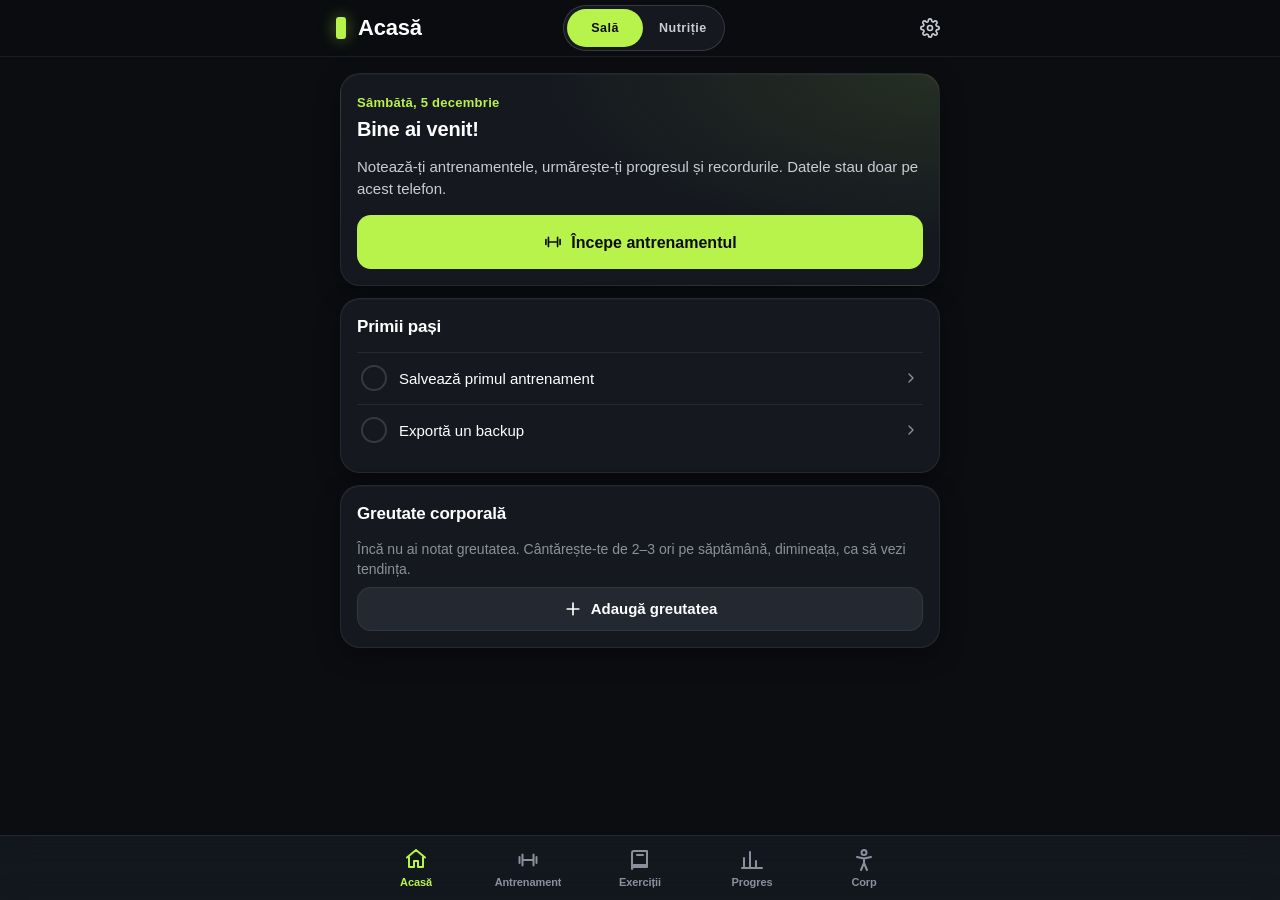
<file: index.html>
<!doctype html>
<html lang="ro">
<head>
  <meta charset="utf-8">
  <meta name="viewport" content="width=device-width, initial-scale=1, viewport-fit=cover">
  <!-- Etapa 6: pagina încarcă doar fișierele ei; datele merg doar la proiectul Supabase al aplicației. Fără scripturi sau stiluri scrise în pagină. -->
  <meta http-equiv="Content-Security-Policy" content="default-src 'self'; script-src 'self'; style-src 'self'; img-src 'self' data: blob:; media-src 'self' blob:; font-src 'self'; connect-src 'self' https://ibxqtjxlhywkvejbizqk.supabase.co; worker-src 'self'; manifest-src 'self'; frame-src 'none'; object-src 'none'; base-uri 'self'; form-action 'self'">
  <meta name="description" content="Jurnal de antrenament și nutriție: antrenamente, progres, măsurători, mese și rețete. Datele stau pe telefon și merg și fără internet.">
  <meta name="theme-color" content="#0B0D10">
  <meta name="color-scheme" content="dark">
  <meta name="apple-mobile-web-app-capable" content="yes">
  <meta name="mobile-web-app-capable" content="yes">
  <meta name="apple-mobile-web-app-status-bar-style" content="black-translucent">
  <meta name="apple-mobile-web-app-title" content="Jurnal">
  <link rel="manifest" href="manifest.webmanifest">
  <link rel="icon" href="icon.svg" type="image/svg+xml">
  <link rel="apple-touch-icon" sizes="180x180" href="icon-180.png">
  <title>Jurnal de antrenament</title>
  <link rel="stylesheet" href="styles.css?v=65">
  <script src="tema.js?v=65"></script>
</head>
<body class="se-incarca" data-versiune="65">
  <header class="topbar">
    <div class="topbar-interior">
      <div class="marca">
        <span class="marca-semn" aria-hidden="true"></span>
        <button id="btn-inapoi" class="btn btn-fantoma btn-icon" type="button" aria-label="Înapoi" hidden>
          <svg class="iconita" viewBox="0 0 24 24" width="22" height="22" fill="none" stroke="currentColor" stroke-width="2" stroke-linecap="round" stroke-linejoin="round" aria-hidden="true"><path d="M15 6l-6 6 6 6"/></svg>
        </button>
        <h1 id="titlu-ecran">Acasă</h1>
      </div>
      <div class="comutator-mod" role="group" aria-label="Modul aplicației">
        <button type="button" data-mod-tinta="gym" aria-pressed="true">Sală</button>
        <button type="button" data-mod-tinta="mealprep" aria-pressed="false">Nutriție</button>
      </div>
      <button id="btn-setari" class="btn btn-fantoma btn-icon" type="button" aria-label="Setări">
        <svg class="iconita" viewBox="0 0 24 24" width="22" height="22" fill="none" stroke="currentColor" stroke-width="2" stroke-linecap="round" stroke-linejoin="round" aria-hidden="true"><path d="M12 15a3 3 0 1 0 0-6 3 3 0 0 0 0 6zM19.4 15a1.7 1.7 0 0 0 .3 1.8l.1.1a2 2 0 1 1-2.8 2.8l-.1-.1a1.7 1.7 0 0 0-1.8-.3 1.7 1.7 0 0 0-1 1.5V21a2 2 0 1 1-4 0v-.1a1.7 1.7 0 0 0-1.1-1.5 1.7 1.7 0 0 0-1.8.3l-.1.1a2 2 0 1 1-2.8-2.8l.1-.1a1.7 1.7 0 0 0 .3-1.8 1.7 1.7 0 0 0-1.5-1H3a2 2 0 1 1 0-4h.1a1.7 1.7 0 0 0 1.5-1.1 1.7 1.7 0 0 0-.3-1.8l-.1-.1a2 2 0 1 1 2.8-2.8l.1.1a1.7 1.7 0 0 0 1.8.3H9a1.7 1.7 0 0 0 1-1.5V3a2 2 0 1 1 4 0v.1a1.7 1.7 0 0 0 1 1.5 1.7 1.7 0 0 0 1.8-.3l.1-.1a2 2 0 1 1 2.8 2.8l-.1.1a1.7 1.7 0 0 0-.3 1.8V9a1.7 1.7 0 0 0 1.5 1H21a2 2 0 1 1 0 4h-.1a1.7 1.7 0 0 0-1.5 1z"/></svg>
      </button>
    </div>
  </header>

  <main>
    <!-- ================= Acasă ================= -->
    <section id="ecran-acasa" class="ecran activ" aria-labelledby="titlu-ecran">
      <div id="acasa-continut"></div>
    </section>

    <!-- ================= Antrenament ================= -->
    <section id="ecran-sesiune" class="ecran" aria-labelledby="titlu-ecran">
      <!-- Antrenament în curs: bară compactă lipită sus (durata, seriile, pauză, odihnă, meniu) -->
      <div id="sesiune-bara" class="sesiune-bara" role="group" aria-label="Antrenament în curs" hidden>
        <div class="sesiune-bara-info">
          <strong id="bara-durata" class="sesiune-bara-durata">0:00</strong>
          <span id="bara-serii" class="nota">0 serii</span>
        </div>
        <button id="btn-bara-pauza" class="btn btn-fantoma btn-icon" type="button" aria-label="Pauză antrenament"></button>
        <button id="btn-bara-odihna" class="btn btn-fantoma btn-icon" type="button" aria-label="Pornește odihna dintre serii">
          <svg class="iconita" viewBox="0 0 24 24" width="22" height="22" fill="none" stroke="currentColor" stroke-width="2" stroke-linecap="round" stroke-linejoin="round" aria-hidden="true"><path d="M12 21a8 8 0 1 0 0-16 8 8 0 0 0 0 16zM12 9v4l2.5 2M9 2h6"/></svg>
        </button>
        <button id="btn-bara-meniu" class="btn btn-fantoma btn-icon" type="button" aria-label="Mai multe opțiuni pentru antrenament">
          <svg class="iconita" viewBox="0 0 24 24" width="22" height="22" fill="none" stroke="currentColor" stroke-width="2" stroke-linecap="round" stroke-linejoin="round" aria-hidden="true"><path d="M5 12h.01M12 12h.01M19 12h.01"/></svg>
        </button>
      </div>

      <div id="sesiune-erou" class="card card-erou">
        <div class="card-cap">
          <div>
            <h2 id="sesiune-titlu">Antrenament nou</h2>
            <p id="sesiune-subtitlu" class="nota">Alege grupele, apoi adaugă primul exercițiu.</p>
          </div>
          <button id="btn-renunta" class="btn btn-fantoma btn-mic" type="button" hidden>Renunță</button>
        </div>
        <div id="sesiune-statistici" class="statistici" hidden>
          <div><span class="stat-valoare" id="stat-durata">0:00</span><span class="stat-eticheta">Durată</span></div>
          <div><span class="stat-valoare" id="stat-exercitii">0</span><span class="stat-eticheta">Exerciții</span></div>
          <div><span class="stat-valoare" id="stat-serii">0</span><span class="stat-eticheta">Serii</span></div>
          <div><span class="stat-valoare" id="stat-volum">0</span><span class="stat-eticheta">Volum</span></div>
        </div>
        <div id="sesiune-comenzi" class="rand-butoane" hidden>
          <button id="btn-pauza-antrenament" class="btn btn-secundar" type="button">Pauză antrenament</button>
          <button id="btn-timer-manual" class="btn btn-secundar" type="button" aria-label="Pornește odihna dintre serii">
            <svg class="iconita" viewBox="0 0 24 24" width="22" height="22" fill="none" stroke="currentColor" stroke-width="2" stroke-linecap="round" stroke-linejoin="round" aria-hidden="true"><path d="M12 21a8 8 0 1 0 0-16 8 8 0 0 0 0 16zM12 9v4l2.5 2M9 2h6"/></svg><span>Odihnă</span>
          </button>
        </div>
        <!-- Antrenament nou: trei moduri clare de a începe -->
        <div id="sesiune-start" class="sesiune-start">
          <button id="btn-start-repeta" class="btn btn-principal btn-lat btn-mare" type="button" hidden></button>
          <div class="rand-butoane">
            <button id="btn-start-rutina" class="btn btn-secundar" type="button">Din rutină</button>
            <button id="btn-start-gol" class="btn btn-secundar" type="button">Antrenament gol</button>
          </div>
        </div>
      </div>

      <div id="sesiune-grupe-card" class="card">
        <p class="sectiune-eticheta">Grupe musculare</p>
        <div id="grupe" class="chipuri"></div>
      </div>

      <div id="sesiune-adauga-card" class="card">
        <p class="sectiune-eticheta">Adaugă exercițiu</p>
        <div class="rand">
          <input id="exercitiu-nume" type="text" placeholder="Ex. Împins cu bara pe bancă" list="biblioteca" autocomplete="off" enterkeyhint="done" aria-label="Numele exercițiului">
          <button id="btn-alege-exercitii" class="btn btn-secundar btn-icon" type="button" aria-label="Alege din bibliotecă">
            <svg class="iconita" viewBox="0 0 24 24" width="22" height="22" fill="none" stroke="currentColor" stroke-width="2" stroke-linecap="round" stroke-linejoin="round"><path d="M4 5a2 2 0 0 1 2-2h13v16H6a2 2 0 0 0-2 2V5zM4 19a2 2 0 0 1 2-2h13M9 7h6"/></svg>
          </button>
          <button id="btn-exercitiu" class="btn btn-principal btn-icon" type="button" aria-label="Adaugă exercițiul">
            <svg class="iconita" viewBox="0 0 24 24" width="22" height="22" fill="none" stroke="currentColor" stroke-width="2" stroke-linecap="round" stroke-linejoin="round" aria-hidden="true"><path d="M12 5v14M5 12h14"/></svg>
          </button>
        </div>
        <datalist id="biblioteca"></datalist>
      </div>

      <div id="exercitii"></div>
      <button id="btn-plus-exercitiu" class="btn btn-secundar btn-lat btn-mare btn-plus-exercitiu" type="button" hidden>
        <svg class="iconita" viewBox="0 0 24 24" width="22" height="22" fill="none" stroke="currentColor" stroke-width="2" stroke-linecap="round" stroke-linejoin="round" aria-hidden="true"><path d="M12 5v14M5 12h14"/></svg><span>Exercițiu</span>
      </button>

      <div id="sesiune-nota-card" class="card" hidden>
        <label class="camp">
          <span class="camp-eticheta">Notă pentru antrenament (opțional)</span>
          <textarea id="sesiune-nota" rows="2" placeholder="Cum te-ai simțit, ce ai schimbat…"></textarea>
        </label>
      </div>

      <div id="sesiune-actiuni" class="actiuni-final" hidden>
        <button id="btn-rutina" class="btn btn-secundar btn-lat" type="button">Salvează ca rutină</button>
        <button id="btn-inchide" class="btn btn-principal btn-lat btn-mare" type="button">Încheie antrenamentul</button>
      </div>
    </section>

    <!-- ================= Exerciții ================= -->
    <section id="ecran-biblioteca" class="ecran" aria-labelledby="titlu-ecran">
      <div class="segment" role="tablist">
        <button id="tab-exercitii" class="activ" type="button" role="tab" aria-selected="true">Exerciții</button>
        <button id="tab-antrenamente" type="button" role="tab" aria-selected="false">Rutine</button>
      </div>
      <div id="biblio-vechi" hidden></div>
      <div id="biblio-filtre" class="card">
        <div class="cautare">
          <svg class="iconita" viewBox="0 0 24 24" width="22" height="22" fill="none" stroke="currentColor" stroke-width="2" stroke-linecap="round" stroke-linejoin="round"><path d="M11 18a7 7 0 1 0 0-14 7 7 0 0 0 0 14zM20 20l-4-4"/></svg>
          <input id="biblio-cautare" type="search" placeholder="Caută exercițiu, mușchi sau echipament" autocomplete="off" aria-label="Caută exercițiu">
        </div>
        <!-- Etapa 4: un rând scurt cu grupa + „Filtre (n)” (toate filtrele într-o foaie); filtrele active ca chip-uri -->
        <div class="rand-filtre mt">
          <div id="biblio-grupe" class="chipuri chipuri-mici chipuri-defilare" role="group" aria-label="Grupa musculară"></div>
          <button id="btn-biblio-filtre" class="btn btn-secundar btn-mic btn-filtre" type="button"><svg class="iconita" viewBox="0 0 24 24" width="22" height="22" fill="none" stroke="currentColor" stroke-width="2" stroke-linecap="round" stroke-linejoin="round" aria-hidden="true"><path d="M4 6h16M7 12h10M10 18h4"/></svg><span>Filtre</span></button>
        </div>
        <div id="biblio-active" class="chipuri chipuri-mici filtre-active mt" aria-label="Filtre active" hidden></div>
        <div class="rand aliniat mt rand-contor">
          <span id="biblio-numar" class="nota"></span>
          <button id="btn-sterge-filtre" class="btn btn-fantoma btn-mic" type="button" hidden>Șterge filtrele</button>
          <button id="btn-exercitiu-nou" class="btn btn-secundar btn-mic" type="button">
            <svg class="iconita" viewBox="0 0 24 24" width="22" height="22" fill="none" stroke="currentColor" stroke-width="2" stroke-linecap="round" stroke-linejoin="round"><path d="M12 5v14M5 12h14"/></svg><span>Exercițiu nou</span>
          </button>
        </div>
      </div>
      <div id="biblio-lista"></div>
    </section>

    <!-- ================= Nutriție ================= -->
    <section id="ecran-nutritie" class="ecran" aria-labelledby="titlu-ecran">
      <div class="segment" role="tablist">
        <button id="tab-zi" class="activ" type="button" role="tab" aria-selected="true" data-grup="nutritie">Ziua mea</button>
        <button id="tab-analiza" type="button" role="tab" aria-selected="false" data-grup="nutritie">Analiză</button>
        <button id="tab-saptamana" type="button" role="tab" aria-selected="false" data-grup="saptamana">Săptămâna</button>
        <button id="tab-lista" type="button" role="tab" aria-selected="false" aria-label="Lista de cumpărături" data-grup="lista">Listă</button>
        <button id="tab-retete" type="button" role="tab" aria-selected="false" data-grup="retete">Rețete</button>
        <button id="tab-alimente" type="button" role="tab" aria-selected="false" data-grup="retete">Alimente</button>
      </div>

      <div id="nutritie-zi">
        <div id="zi-nav" class="card zi-nav"></div>
        <div id="zi-sumar" class="card"></div>
        <div id="zi-mese"></div>
        <!-- Sub mese (etapa 4): cafeaua și generatorul nu mai stau între sumar și mese -->
        <div id="zi-cafea" class="card zi-cafea"></div>
        <div id="zi-generator" class="card zi-generator"></div>
      </div>

      <div id="nutritie-saptamana" hidden>
        <div id="sapt-nav" class="card zi-nav"></div>
        <div id="sapt-sumar" class="card"></div>
        <div id="sapt-actiuni" class="card zi-generator"></div>
        <div id="sapt-zile"></div>
      </div>

      <div id="nutritie-lista" hidden></div>

      <div id="nutritie-analiza" hidden></div>

      <div id="nutritie-retete" hidden>
        <div class="card">
          <div class="cautare">
            <svg class="iconita" viewBox="0 0 24 24" width="22" height="22" fill="none" stroke="currentColor" stroke-width="2" stroke-linecap="round" stroke-linejoin="round"><path d="M11 18a7 7 0 1 0 0-14 7 7 0 0 0 0 14zM20 20l-4-4"/></svg>
            <input id="retete-cautare" type="search" placeholder="Caută rețetă sau ingredient" autocomplete="off" aria-label="Caută rețetă sau ingredient">
          </div>
          <div class="rand-filtre mt">
            <div id="retete-mese" class="chipuri chipuri-mici chipuri-defilare" role="group" aria-label="Masa"></div>
            <button id="btn-retete-filtre-foaie" class="btn btn-secundar btn-mic btn-filtre" type="button"><svg class="iconita" viewBox="0 0 24 24" width="22" height="22" fill="none" stroke="currentColor" stroke-width="2" stroke-linecap="round" stroke-linejoin="round" aria-hidden="true"><path d="M4 6h16M7 12h10M10 18h4"/></svg><span>Filtre</span></button>
          </div>
          <div id="retete-active" class="chipuri chipuri-mici filtre-active mt" aria-label="Filtre active" hidden></div>
          <div class="rand aliniat mt rand-contor">
            <span id="retete-numar" class="nota"></span>
            <button id="btn-retete-filtre" class="btn btn-fantoma btn-mic" type="button" hidden>Șterge filtrele</button>
            <button id="btn-reteta-noua" class="btn btn-secundar btn-mic" type="button">
              <svg class="iconita" viewBox="0 0 24 24" width="22" height="22" fill="none" stroke="currentColor" stroke-width="2" stroke-linecap="round" stroke-linejoin="round"><path d="M12 5v14M5 12h14"/></svg><span>Rețetă nouă</span>
            </button>
          </div>
        </div>
        <div id="retete-lista" class="grila-retete"></div>
      </div>

      <div id="nutritie-alimente" hidden>
        <div class="card">
          <div class="cautare">
            <svg class="iconita" viewBox="0 0 24 24" width="22" height="22" fill="none" stroke="currentColor" stroke-width="2" stroke-linecap="round" stroke-linejoin="round"><path d="M11 18a7 7 0 1 0 0-14 7 7 0 0 0 0 14zM20 20l-4-4"/></svg>
            <input id="alimente-cautare" type="search" placeholder="Caută aliment" autocomplete="off" aria-label="Caută aliment">
          </div>
          <div id="alimente-categorii" class="chipuri chipuri-mici chipuri-defilare mt" role="group" aria-label="Categorie"></div>
          <select id="alimente-sortare" class="select-sortare mt" aria-label="Sortează alimentele după valori nutriționale"></select>
          <div class="rand aliniat mt">
            <span id="alimente-numar" class="nota"></span>
            <button id="btn-aliment-nou" class="btn btn-secundar btn-mic" type="button">
              <svg class="iconita" viewBox="0 0 24 24" width="22" height="22" fill="none" stroke="currentColor" stroke-width="2" stroke-linecap="round" stroke-linejoin="round"><path d="M12 5v14M5 12h14"/></svg><span>Aliment nou</span>
            </button>
          </div>
        </div>
        <div id="alimente-lista"></div>
      </div>

      <p class="nota nota-sursa">Valorile nutriționale sunt calculate din ingrediente, cu datele USDA National Nutrient Database (SR28). Sunt estimări, nu recomandări medicale.</p>
      <input id="poza-reteta-fisier" type="file" accept="image/*" hidden>
    </section>

    <!-- ================= Progres ================= -->
    <section id="ecran-progres" class="ecran" aria-labelledby="titlu-ecran">
      <div class="segment" role="tablist">
        <button id="tab-grafice" class="activ" type="button" role="tab" aria-selected="true">Grafice</button>
        <button id="tab-istoric" type="button" role="tab" aria-selected="false">Istoric</button>
        <button id="tab-realizari" type="button" role="tab" aria-selected="false">Realizări</button>
      </div>

      <div id="progres-realizari" hidden>
        <div class="card">
          <div class="card-cap"><h2 id="nivel-titlu">Nivel</h2><span id="nivel-numar" class="nota"></span></div>
          <div class="obiectiv-bara"><div id="nivel-bara" class="obiectiv-umplere"></div></div>
          <p id="nivel-nota" class="nota"></p>
        </div>
        <div class="card">
          <div class="card-cap"><h2>Obiectivul săptămânal</h2><span id="obiectiv-sapt-text" class="nota"></span></div>
          <div id="obiectiv-sapt-alege" class="chipuri chipuri-mici" role="group" aria-label="Antrenamente pe săptămână"></div>
          <div id="obiectiv-sapt-puncte" class="puncte-obiectiv mt" aria-hidden="true"></div>
          <div id="obiectiv-sapt-placute" class="placute mt"></div>
        </div>
        <div class="card">
          <div class="card-cap"><h2>Deblocate recent</h2><span id="insigne-numar" class="nota"></span></div>
          <div id="insigne-recente" class="insigne-recente"></div>
        </div>
        <div id="insigne-categorii"></div>
        <p class="nota">Realizările se calculează din antrenamentele, cântăririle și pozele salvate. Dacă editezi sau ștergi un antrenament, se recalculează.</p>
      </div>

      <div id="progres-istoric" hidden>
        <div id="istoric-lista"></div>
      </div>

      <div id="progres-grafice">
        <div id="progres-gol" class="card" hidden>
          <div class="gol">
            <div class="gol-icon"><svg class="iconita" viewBox="0 0 24 24" width="22" height="22" fill="none" stroke="currentColor" stroke-width="2" stroke-linecap="round" stroke-linejoin="round" aria-hidden="true"><path d="M4 20V10M10 20V4M16 20v-7M22 20H2"/></svg></div>
            <p class="gol-titlu">Încă nu sunt date</p>
            <p class="gol-text">Salvează primul antrenament ca să vezi forța, volumul și seriile pe grupă.</p>
            <button id="btn-progres-incepe" class="btn btn-principal" type="button">
              <svg class="iconita" viewBox="0 0 24 24" width="22" height="22" fill="none" stroke="currentColor" stroke-width="2" stroke-linecap="round" stroke-linejoin="round" aria-hidden="true"><path d="M6.5 6.5v11M17.5 6.5v11M3.5 9v6M20.5 9v6M6.5 12h11"/></svg><span>Începe antrenamentul</span>
            </button>
          </div>
        </div>
        <div id="progres-continut">
          <div id="progres-perioada" class="chipuri chipuri-defilare perioade" role="group" aria-label="Perioada analizată"></div>

          <div class="card">
            <div class="card-cap"><h2>Rezumat</h2><span id="rezumat-interval" class="nota"></span></div>
            <div id="progres-rezumat" class="placute"></div>
          </div>

          <div class="card">
            <div class="card-cap">
              <h2>Evoluție</h2>
              <div id="evolutie-pas" class="chipuri chipuri-mici" role="group" aria-label="Grupare"></div>
            </div>
            <div id="evolutie-metrica" class="chipuri chipuri-mici" role="group" aria-label="Ce arată graficul"></div>
            <canvas id="grafic-evolutie" class="grafic mt" aria-label="Graficul evoluției pe săptămâni sau luni"></canvas>
            <p id="evolutie-nota" class="nota"></p>
          </div>

          <div class="card">
            <h2>Grupe musculare</h2>
            <p class="nota">Serii de lucru pe grupa principală a fiecărui exercițiu, în perioada aleasă.</p>
            <div id="distributie-grupe" class="mt"></div>
          </div>

          <div class="card" id="card-progres-exercitiu">
            <h2>Progres pe exercițiu</h2>
            <select id="progres-exercitiu" aria-label="Exercițiul afișat"></select>
            <p class="sectiune-eticheta">Recorduri (din toate timpurile)</p>
            <div id="progres-recorduri" class="placute"></div>
            <div id="progres-metrica" class="chipuri chipuri-mici" role="group" aria-label="Ce arată graficul exercițiului"></div>
            <canvas id="grafic-forta" class="grafic mt" aria-label="Graficul progresului pe exercițiu"></canvas>
            <p id="progres-sumar" class="nota"></p>
            <div id="progres-repetari-bloc">
              <p class="sectiune-eticheta">Cea mai mare greutate pe număr de repetări</p>
              <div id="progres-repetari" class="tabel-repetari"></div>
            </div>
            <p class="sectiune-eticheta">Sesiunile tale cu acest exercițiu</p>
            <div id="progres-sesiuni" class="lista-simpla"></div>
          </div>

          <div class="card">
            <h2>Forță pe exercițiile principale</h2>
            <p class="nota">Exercițiile cu greutate făcute cel mai des în perioadă: 1RM estimat la prima și la ultima sesiune.</p>
            <div id="forta-principale" class="lista-simpla mt"></div>
          </div>

          <div class="card">
            <div class="card-cap"><h2>Recorduri personale</h2><span id="recorduri-numar" class="nota"></span></div>
            <div id="lista-recorduri" class="lista-simpla"></div>
          </div>

          <div class="card">
            <h2>Serii pe săptămână, pe grupă</h2>
            <select id="saptamana" aria-label="Săptămâna afișată"></select>
            <div id="volum-grupe" class="mt"></div>
            <p class="nota">Se numără seriile de lucru, pe grupa principală a fiecărui exercițiu. Banda deschisă marchează 10–20 de serii pe săptămână, intervalul recomandat de obicei pentru creștere musculară.</p>
          </div>

          <details class="card calcule">
            <summary><h2>Cum se calculează</h2></summary>
            <ul class="nota">
              <li><b>Serie de lucru</b>: o serie salvată (bifată) cu repetări, secunde sau metri, care nu e de încălzire. Seriile drop și cele până la eșec sunt serii de lucru.</li>
              <li><b>Volum</b> = greutate × repetări, adunat pe seriile de lucru. La exercițiile cu greutatea corpului: (greutatea ta din Corp la data antrenamentului + greutatea în plus) × repetări. Seriile pe timp sau distanță nu intră în volum.</li>
              <li><b>1RM estimat</b> (Epley) = greutate × (1 + repetări / 30), cea mai bună serie din sesiune. E o estimare, mai puțin precisă peste 10–12 repetări.</li>
              <li><b>Greutate pe număr de repetări</b>: cea mai mare greutate ridicată de cel puțin atâtea ori.</li>
              <li><b>Recorduri</b>: greutatea maximă și 1RM estimat (repetări, timp sau distanță la exercițiile fără greutate). Prima sesiune cu un exercițiu nu e record nou.</li>
              <li><b>Comparația</b> se face cu perioada de aceeași lungime de dinainte. Se numără doar antrenamentele încheiate; cel în curs nu intră.</li>
            </ul>
          </details>
        </div>
      </div>
    </section>

    <!-- ================= Corp ================= -->
    <section id="ecran-masuratori" class="ecran" aria-labelledby="titlu-ecran">
      <!-- Etapa 5: sus greutatea (media pe 7 zile, tendința, graficul) cu „+” pentru cântărire; dedesubt file. -->
      <div class="card" id="card-greutate">
        <div class="card-cap">
          <h2>Greutate corporală</h2>
          <button id="btn-cantarire" class="btn btn-principal btn-icon" type="button" aria-label="Adaugă o cântărire">
            <svg class="iconita" viewBox="0 0 24 24" width="22" height="22" fill="none" stroke="currentColor" stroke-width="2" stroke-linecap="round" stroke-linejoin="round" aria-hidden="true"><path d="M12 5v14M5 12h14"/></svg>
          </button>
        </div>
        <div id="greutate-info"></div>
        <div id="greutate-obiectiv"></div>
        <div id="greutate-grafic-bloc">
          <div id="greutate-perioada" class="chipuri chipuri-mici" role="group" aria-label="Perioada graficului"></div>
          <canvas id="grafic-greutate" class="grafic mt" aria-label="Graficul greutății: media pe 7 zile și cântăririle"></canvas>
          <p class="nota">Linia: media pe 7 zile. Punctele: fiecare cântărire.</p>
        </div>
      </div>

      <div class="segment" role="tablist" aria-label="Corp">
        <button id="tab-corp-masuratori" class="activ" type="button" role="tab" aria-selected="true">Măsurători</button>
        <button id="tab-corp-poze" type="button" role="tab" aria-selected="false">Poze</button>
        <button id="tab-corp-profil" type="button" role="tab" aria-selected="false">Profil</button>
      </div>

      <div id="corp-masuratori">
        <div class="card">
          <h2>Măsurători</h2>
          <div id="masuratori-rezumat" class="grila-masuratori"></div>
          <div class="rand-butoane rand-flexibil mt">
            <button id="btn-masurare-completa" class="btn btn-secundar" type="button">Măsurare completă</button>
            <button id="btn-adauga-valoare" class="btn btn-secundar" type="button">
              <svg class="iconita" viewBox="0 0 24 24" width="22" height="22" fill="none" stroke="currentColor" stroke-width="2" stroke-linecap="round" stroke-linejoin="round" aria-hidden="true"><path d="M12 5v14M5 12h14"/></svg><span>O valoare</span>
            </button>
          </div>
        </div>
        <div class="card" id="card-evolutie-corp">
        <h2>Evoluție</h2>
        <select id="masuratoare-grafic-tip" aria-label="Tipul de măsurătoare afișat"></select>
        <canvas id="grafic-masuratori" class="grafic mt" aria-label="Graficul măsurătorii"></canvas>
        <p id="masuratoare-sumar" class="nota"></p>
        <div id="masuratori-lista" class="lista-simpla"></div>
      </div>
      <div class="card">
        <h2>Compară două date</h2>
        <div class="rand">
          <label class="camp"><span class="camp-eticheta">De la</span><select id="compara-a" aria-label="Prima dată"></select></label>
          <label class="camp"><span class="camp-eticheta">Până la</span><select id="compara-b" aria-label="A doua dată"></select></label>
        </div>
        <div id="compara-rezultat"></div>
      </div>
      </div>

      <div id="corp-poze" hidden>
      <div class="card">
        <div class="card-cap">
          <h2>Poze de progres</h2>
          <button id="btn-poza" class="btn btn-secundar btn-mic" type="button">Adaugă poză</button>
        </div>
        <input id="fisier-poza" type="file" accept="image/*" hidden>
        <div id="poze-compara-bloc" hidden>
          <p class="sectiune-eticheta">Compară</p>
          <div class="rand">
            <select id="poze-a" aria-label="Prima dată"></select>
            <select id="poze-b" aria-label="A doua dată"></select>
          </div>
          <div id="poze-unghi" class="chipuri chipuri-mici mt" role="group" aria-label="Unghiul pozei"></div>
          <div id="poze-compara" class="poze-alaturate mt"></div>
        </div>
        <p class="sectiune-eticheta">Toate pozele</p>
        <div id="poze-galerie"></div>
        <p class="nota" data-confidentialitate="poze">Pozele stau doar pe acest telefon (micșorate la cel mult 1280 px) și intră în backup.</p>
      </div>
      </div>

      <div id="corp-profil" hidden>
      <div class="card">
        <h2>Profil și obiectiv</h2>
        <!-- Profilul unic (etapa 4): folosit pentru IMC, ținte și estimări -->
        <div class="rand">
          <label class="camp">
            <span class="camp-eticheta">Înălțime (cm)</span>
            <input id="profil-inaltime" type="number" inputmode="decimal" step="0.5" min="100" max="250" placeholder="ex. 178">
          </label>
          <label class="camp">
            <span class="camp-eticheta">Anul nașterii</span>
            <input id="profil-an" type="number" inputmode="numeric" step="1" min="1900" placeholder="ex. 1990">
          </label>
        </div>
        <span class="camp-eticheta">Sex</span>
        <div id="profil-sex" class="chipuri chipuri-mici" role="group" aria-label="Sex"></div>
        <label class="camp mt">
          <span class="camp-eticheta">Nivel de activitate</span>
          <select id="profil-activitate"></select>
        </label>
        <label class="camp">
          <span class="camp-eticheta">Greutate țintă (kg)</span>
          <input id="profil-tinta" type="number" inputmode="decimal" step="0.1" min="20" max="300" placeholder="ex. 80">
        </label>
        <button id="btn-profil" class="btn btn-secundar btn-lat" type="button">Salvează profilul</button>
        <p id="profil-nota" class="nota"></p>
      </div>
      </div>

      <!-- Formularul „Adaugă o valoare” se mută într-o foaie când îl deschizi (corp.js → deschideAdaugaValoare) -->
      <div id="loc-formular-valoare" hidden>
        <div id="formular-valoare" class="formular">
        <label class="camp">
          <span class="camp-eticheta">Tip</span>
          <input id="masuratoare-tip" type="text" list="tipuri" placeholder="Ex. Talie, Braț, Piept" autocomplete="off">
        </label>
        <datalist id="tipuri"></datalist>
        <div class="rand">
          <label class="camp">
            <span class="camp-eticheta">Valoare <span id="masuratoare-unitate"></span></span>
            <input id="masuratoare-valoare" type="number" inputmode="decimal" step="any" placeholder="cm, kg sau %">
          </label>
          <label class="camp">
            <span class="camp-eticheta">Data</span>
            <input id="masuratoare-data" type="date">
          </label>
        </div>
        <button id="btn-masuratoare" class="btn btn-principal btn-lat" type="button">Salvează măsurătoarea</button>
        </div>
      </div>
    </section>

    <!-- ================= Setări ================= -->
    <!-- ================= Acasă, modul Nutriție ================= -->
    <section id="ecran-masa" class="ecran" aria-labelledby="titlu-ecran">
      <div id="masa-continut"></div>
    </section>

    <section id="ecran-setari" class="ecran" aria-labelledby="titlu-ecran">
      <!-- Etapa 5: pagina principală e lista categoriilor, fiecare cu un rând de stare; fiecare se deschide separat. -->
      <div id="setari-lista" class="card setari-lista">
        <button class="setari-rand" type="button" data-categorie="cont"><span class="setari-rand-text"><strong>Cont și sincronizare</strong><span class="nota" id="stare-set-cont"></span></span><svg class="iconita mica" viewBox="0 0 24 24" width="18" height="18" fill="none" stroke="currentColor" stroke-width="2" stroke-linecap="round" stroke-linejoin="round" aria-hidden="true"><path d="M9 6l6 6-6 6"/></svg></button>
        <button class="setari-rand" type="button" data-categorie="antrenament"><span class="setari-rand-text"><strong>Antrenament</strong><span class="nota" id="stare-set-antrenament"></span></span><svg class="iconita mica" viewBox="0 0 24 24" width="18" height="18" fill="none" stroke="currentColor" stroke-width="2" stroke-linecap="round" stroke-linejoin="round" aria-hidden="true"><path d="M9 6l6 6-6 6"/></svg></button>
        <button class="setari-rand" type="button" data-categorie="progresie"><span class="setari-rand-text"><strong>Progresie</strong><span class="nota" id="stare-set-progresie"></span></span><svg class="iconita mica" viewBox="0 0 24 24" width="18" height="18" fill="none" stroke="currentColor" stroke-width="2" stroke-linecap="round" stroke-linejoin="round" aria-hidden="true"><path d="M9 6l6 6-6 6"/></svg></button>
        <button class="setari-rand" type="button" data-categorie="scanare"><span class="setari-rand-text"><strong>Scanarea meselor</strong><span class="nota" id="stare-set-scanare"></span></span><svg class="iconita mica" viewBox="0 0 24 24" width="18" height="18" fill="none" stroke="currentColor" stroke-width="2" stroke-linecap="round" stroke-linejoin="round" aria-hidden="true"><path d="M9 6l6 6-6 6"/></svg></button>
        <button class="setari-rand" type="button" data-categorie="nutritie"><span class="setari-rand-text"><strong>Nutriție</strong><span class="nota" id="stare-set-nutritie"></span></span><svg class="iconita mica" viewBox="0 0 24 24" width="18" height="18" fill="none" stroke="currentColor" stroke-width="2" stroke-linecap="round" stroke-linejoin="round" aria-hidden="true"><path d="M9 6l6 6-6 6"/></svg></button>
        <button class="setari-rand" type="button" data-categorie="aspect"><span class="setari-rand-text"><strong>Aspect</strong><span class="nota" id="stare-set-aspect"></span></span><svg class="iconita mica" viewBox="0 0 24 24" width="18" height="18" fill="none" stroke="currentColor" stroke-width="2" stroke-linecap="round" stroke-linejoin="round" aria-hidden="true"><path d="M9 6l6 6-6 6"/></svg></button>
        <button class="setari-rand" type="button" data-categorie="date"><span class="setari-rand-text"><strong>Date și backup</strong><span class="nota" id="stare-set-date"></span></span><svg class="iconita mica" viewBox="0 0 24 24" width="18" height="18" fill="none" stroke="currentColor" stroke-width="2" stroke-linecap="round" stroke-linejoin="round" aria-hidden="true"><path d="M9 6l6 6-6 6"/></svg></button>
        <button class="setari-rand" type="button" data-categorie="despre"><span class="setari-rand-text"><strong>Despre</strong><span class="nota" id="stare-set-despre"></span></span><svg class="iconita mica" viewBox="0 0 24 24" width="18" height="18" fill="none" stroke="currentColor" stroke-width="2" stroke-linecap="round" stroke-linejoin="round" aria-hidden="true"><path d="M9 6l6 6-6 6"/></svg></button>
      </div>

      <div class="setari-categorie" data-categorie="cont" hidden>
      <div id="card-cont" class="card"></div>

      </div>
      <div class="setari-categorie" data-categorie="antrenament" hidden>
      <div class="card">
        <div class="rand aliniat">
          <label for="set-pauza">Odihnă între serii (secunde)</label>
          <input id="set-pauza" class="camp-scurt" type="number" inputmode="numeric" min="10" max="600">
        </div>
        <div class="chipuri mt" aria-label="Valori rapide pentru odihnă">
          <button class="chip" type="button" data-pauza="60">1:00</button>
          <button class="chip" type="button" data-pauza="90">1:30</button>
          <button class="chip" type="button" data-pauza="120">2:00</button>
          <button class="chip" type="button" data-pauza="180">3:00</button>
        </div>
        <div class="separator"></div>
        <label class="rand aliniat comutator">
          <span>Pornește odihna automat după fiecare serie bifată</span>
          <input id="set-pauza-auto" type="checkbox" role="switch">
        </label>
        <label class="rand aliniat comutator mt">
          <span>Semnal la finalul odihnei (sunet; vibrație pe Android)</span>
          <input id="set-semnal" type="checkbox" role="switch">
        </label>
        <label class="rand aliniat comutator mt">
          <span>Odihna pe ecranul de blocare (notificare)</span>
          <input id="set-notif" type="checkbox" role="switch">
        </label>
        <p class="nota" id="set-notif-nota">Arată ora la care se termină odihna și anunță finalul ei. Pe Android, notificarea are și butonul „Serie făcută”. Pe iPhone merge doar cu aplicația adăugată pe ecranul principal (iOS 16.4+), fără buton.</p>
        <div class="separator"></div>
        <label class="rand aliniat comutator">
          <span>Ține ecranul aprins în timpul antrenamentului</span>
          <input id="set-ecran" type="checkbox" role="switch">
        </label>
        <p class="nota">Funcționează pe iPhone cu iOS 18.4 sau mai nou și pe Android în Chrome.</p>
      </div>

      <div class="card" id="set-echipament"></div>
      </div>
      <div class="setari-categorie" data-categorie="progresie" hidden>
      <div class="card">
        <p class="nota">Sugestia urcă repetările până la maxim, apoi crește greutatea cu pasul ales și revine la minim.</p>
        <div class="rand aliniat">
          <label for="set-min-rep">Repetări minim</label>
          <input id="set-min-rep" class="camp-scurt" type="number" inputmode="numeric" min="1" max="50">
        </div>
        <div class="rand aliniat mt">
          <label for="set-max-rep">Repetări maxim</label>
          <input id="set-max-rep" class="camp-scurt" type="number" inputmode="numeric" min="1" max="50">
        </div>
        <div class="rand aliniat mt">
          <label for="set-pas-kg">Pas de greutate (kg)</label>
          <input id="set-pas-kg" class="camp-scurt" type="number" inputmode="decimal" min="0.5" max="20" step="0.5">
        </div>
        <div class="rand aliniat mt">
          <label for="set-obiectiv-sapt">Obiectiv: antrenamente pe săptămână</label>
          <input id="set-obiectiv-sapt" class="camp-scurt" type="number" inputmode="numeric" min="1" max="7">
        </div>
      </div>

      </div>
      <div class="setari-categorie" data-categorie="scanare" hidden>
      <div class="card" id="set-scanare"></div>

      </div>
      <div class="setari-categorie" data-categorie="nutritie" hidden>
        <div class="card" id="set-necesar"></div>
        <div class="card" id="set-istoric-tinte"></div>
      </div>
      <div class="setari-categorie" data-categorie="aspect" hidden>
        <div class="card">
          <h2>Temă</h2>
          <div id="set-tema" class="chipuri" role="radiogroup" aria-label="Tema aplicației"></div>
          <p class="nota">Ambele moduri folosesc aceeași temă; Sala are accentul verde, Nutriția portocaliu. Setarea ține doar de acest telefon.</p>
        </div>
      </div>
      <div class="setari-categorie" data-categorie="date" hidden>
      <div class="card">
        <h2>Backup</h2>
        <p id="backup-info" class="nota"></p>
        <div class="rand-butoane">
          <button id="btn-exporta" class="btn btn-principal" type="button">
            <svg class="iconita" viewBox="0 0 24 24" width="22" height="22" fill="none" stroke="currentColor" stroke-width="2" stroke-linecap="round" stroke-linejoin="round" aria-hidden="true"><path d="M12 4v11M7 10l5 5 5-5M5 20h14"/></svg><span>Exportă</span>
          </button>
          <button id="btn-importa" class="btn btn-secundar" type="button">
            <svg class="iconita" viewBox="0 0 24 24" width="22" height="22" fill="none" stroke="currentColor" stroke-width="2" stroke-linecap="round" stroke-linejoin="round" aria-hidden="true"><path d="M12 20V9M7 14l5-5 5 5M5 4h14"/></svg><span>Restaurează</span>
          </button>
        </div>
        <input id="fisier-import" type="file" accept="application/json,.json" hidden>
        <p class="nota mt">Restaurarea înlocuiește datele de pe telefon cu cele din fișier. Înainte, aplicația face automat o copie a datelor actuale.</p>
      </div>

      <div class="card">
        <h2>Exportă ca tabel</h2>
        <p class="nota">Fișiere CSV pentru Excel sau Google Sheets (nu se pot restaura în aplicație; pentru asta folosește backupul).</p>
        <div class="rand-butoane">
          <button id="btn-csv-antrenamente" class="btn btn-secundar" type="button">Antrenamente</button>
          <button id="btn-csv-masuratori" class="btn btn-secundar" type="button">Măsurători</button>
        </div>
      </div>

      <div class="card">
        <h2>Copii automate</h2>
        <p class="nota">Ultimele 5 copii, păstrate pe acest telefon. Le poți descărca sau restaura.</p>
        <div id="instantanee-lista"></div>
      </div>

      <div class="card" id="card-cos">
        <h2>Șterse recent</h2>
        <p class="nota">Antrenamentele, măsurătorile, pozele și rutinele șterse stau aici 30 de zile. Le poți pune înapoi.</p>
        <div id="cos-lista" class="lista-simpla"></div>
      </div>

      <div class="card">
        <h2>Stocare</h2>
        <p id="stocare-info" class="nota"></p>
        <button id="btn-verifica" class="btn btn-secundar btn-lat mt" type="button">Verifică datele</button>
        <div id="verificare-rezultat"></div>
      </div>

      <div class="separator-pericol" aria-hidden="true"></div>
      <div class="card card-pericol">
        <h2>Ștergerea datelor</h2>
        <p class="nota" data-confidentialitate="stergere">Datele stau doar pe acest telefon și nu sunt trimise nicăieri.</p>
        <button id="btn-sterge-tot" class="btn btn-pericol btn-lat" type="button">Șterge toate datele</button>
      </div>

      </div>
      <div class="setari-categorie" data-categorie="despre" hidden>
        <div class="card">
          <h2>Despre</h2>
          <p class="versiune" id="versiune-app">Gym App 3.0</p>
          <p class="nota" data-confidentialitate="general">Datele stau doar pe acest telefon.</p>
          <p class="nota">Valorile nutriționale: USDA SR28 și FoodData Central (domeniu public). Estimările sunt orientative, nu recomandări medicale.</p>
        </div>
      </div>
    </section>
  </main>

  <!-- Timerul de odihnă dintre serii: bară fixă deasupra navigației -->
  <div id="timer" class="timer" role="timer" aria-live="off" aria-label="Odihnă între serii" hidden>
    <div class="timer-progres"><div id="timer-progres"></div></div>
    <div class="timer-interior">
      <button id="btn-timer-minus" class="btn btn-fantoma btn-mic" type="button" aria-label="Scade 15 secunde">−15</button>
      <div class="timer-centru">
        <span id="timer-eticheta" class="timer-eticheta">Odihnă</span>
        <span id="timer-afisaj" class="timer-cifre">0:00</span>
      </div>
      <button id="btn-timer-plus" class="btn btn-fantoma btn-mic" type="button" aria-label="Adaugă 15 secunde">+15</button>
      <button id="btn-timer-pauza" class="btn btn-fantoma btn-mic btn-icon" type="button" aria-label="Oprește temporar odihna">
        <svg class="iconita" viewBox="0 0 24 24" width="22" height="22" fill="none" stroke="currentColor" stroke-width="2" stroke-linecap="round" stroke-linejoin="round"><path d="M8 5v14M16 5v14"/></svg>
      </button>
      <button id="btn-timer-oprit" class="btn btn-secundar btn-mic" type="button">Sari</button>
    </div>
  </div>

  <!-- „+ Adaugă” rapid (Nutriție → Acasă și Ziua mea): masa după oră, Din poză / Rețetă / Aliment, Recente -->
  <button id="btn-adauga-rapid" class="fab" type="button" aria-label="Adaugă o masă" hidden>
    <svg class="iconita" viewBox="0 0 24 24" width="26" height="26" fill="none" stroke="currentColor" stroke-width="2.4" stroke-linecap="round" stroke-linejoin="round" aria-hidden="true"><path d="M12 5v14M5 12h14"/></svg>
  </button>

  <nav class="navigatie" aria-label="Navigare principală">
    <button data-mod="gym" data-ecran="ecran-acasa" class="activ" type="button" aria-current="page">
      <svg class="iconita" viewBox="0 0 24 24" width="22" height="22" fill="none" stroke="currentColor" stroke-width="2" stroke-linecap="round" stroke-linejoin="round"><path d="M3 10.5L12 3l9 7.5M5 9v11h5v-6h4v6h5V9"/></svg>
      <span>Acasă</span>
    </button>
    <button data-mod="gym" data-ecran="ecran-sesiune" type="button" aria-label="Antrenament">
      <svg class="iconita" viewBox="0 0 24 24" width="22" height="22" fill="none" stroke="currentColor" stroke-width="2" stroke-linecap="round" stroke-linejoin="round" aria-hidden="true"><path d="M6.5 6.5v11M17.5 6.5v11M3.5 9v6M20.5 9v6M6.5 12h11"/></svg>
      <span>Antrenament</span>
    </button>
    <button data-mod="gym" data-ecran="ecran-biblioteca" type="button">
      <svg class="iconita" viewBox="0 0 24 24" width="22" height="22" fill="none" stroke="currentColor" stroke-width="2" stroke-linecap="round" stroke-linejoin="round" aria-hidden="true"><path d="M4 5a2 2 0 0 1 2-2h13v16H6a2 2 0 0 0-2 2V5zM4 19a2 2 0 0 1 2-2h13M9 7h6"/></svg>
      <span>Exerciții</span>
    </button>
    <button data-mod="gym" data-ecran="ecran-progres" type="button">
      <svg class="iconita" viewBox="0 0 24 24" width="22" height="22" fill="none" stroke="currentColor" stroke-width="2" stroke-linecap="round" stroke-linejoin="round" aria-hidden="true"><path d="M4 20V10M10 20V4M16 20v-7M22 20H2"/></svg>
      <span>Progres</span>
    </button>
    <button data-mod="gym" data-ecran="ecran-masuratori" type="button">
      <svg class="iconita" viewBox="0 0 24 24" width="22" height="22" fill="none" stroke="currentColor" stroke-width="2" stroke-linecap="round" stroke-linejoin="round" aria-hidden="true"><path d="M12 7a2.5 2.5 0 1 0 0-5 2.5 2.5 0 0 0 0 5zM5 9l7 1.5L19 9M12 10.5V15M9 22l3-7 3 7"/></svg>
      <span>Corp</span>
    </button>
    <button data-mod="mealprep" data-ecran="ecran-masa" type="button">
      <svg class="iconita" viewBox="0 0 24 24" width="22" height="22" fill="none" stroke="currentColor" stroke-width="2" stroke-linecap="round" stroke-linejoin="round"><path d="M3 10.5L12 3l9 7.5M5 9v11h5v-6h4v6h5V9"/></svg>
      <span>Acasă</span>
    </button>
    <button data-mod="mealprep" data-ecran="ecran-nutritie" data-grup="retete" type="button">
      <svg class="iconita" viewBox="0 0 24 24" width="22" height="22" fill="none" stroke="currentColor" stroke-width="2" stroke-linecap="round" stroke-linejoin="round" aria-hidden="true"><path d="M4 3v8a3 3 0 0 0 3 3v7M7 3v5M10 3v8a3 3 0 0 1-3 3M17 21V3c-2.2 0-4 2.5-4 6v4h4"/></svg>
      <span>Rețete</span>
    </button>
    <button data-mod="mealprep" data-ecran="ecran-nutritie" data-grup="saptamana" type="button" aria-label="Planificator mese">
      <svg class="iconita" viewBox="0 0 24 24" width="22" height="22" fill="none" stroke="currentColor" stroke-width="2" stroke-linecap="round" stroke-linejoin="round" aria-hidden="true"><path d="M4 5h16v15H4zM4 9h16M8 3v4M16 3v4M8 13h3M8 16h6"/></svg>
      <span>Planificator</span>
    </button>
    <button data-mod="mealprep" data-ecran="ecran-nutritie" data-grup="nutritie" type="button">
      <svg class="iconita" viewBox="0 0 24 24" width="22" height="22" fill="none" stroke="currentColor" stroke-width="2" stroke-linecap="round" stroke-linejoin="round" aria-hidden="true"><path d="M12 8c-1.5-1.6-5-2-6.5.5C4 11 5 16 7.5 19c1.4 1.7 2.8 2 4.5 1 1.7 1 3.1.7 4.5-1C19 16 20 11 18.5 8.5 17 6 13.5 6.4 12 8zM12 8c0-2 1-4 3-5"/></svg>
      <span>Ziua mea</span>
    </button>
    <button data-mod="mealprep" data-ecran="ecran-nutritie" data-grup="lista" type="button" aria-label="Listă de cumpărături">
      <svg class="iconita" viewBox="0 0 24 24" width="22" height="22" fill="none" stroke="currentColor" stroke-width="2" stroke-linecap="round" stroke-linejoin="round" aria-hidden="true"><path d="M6 6h15l-1.5 9h-12zM6 6L5 3H2M9 20a1 1 0 1 0 0-.01M18 20a1 1 0 1 0 0-.01"/></svg>
      <span>Listă</span>
    </button>
  </nav>

  <script defer src="db.js?v=65"></script>
  <script defer src="validare.js?v=65"></script>
  <script defer src="exercitii.js?v=65"></script>
  <script defer src="analiza.js?v=65"></script>
  <script defer src="statistici.js?v=65"></script>
  <script defer src="corp-calcul.js?v=65"></script>
  <script defer src="realizari.js?v=65"></script>
  <script defer src="nutritie-calcul.js?v=65"></script>
  <script defer src="nutritie-zi.js?v=65"></script>
  <script defer src="necesar-adaptiv.js?v=65"></script>
  <script defer src="cafea.js?v=65"></script>
  <script defer src="nutritie-generator.js?v=65"></script>
  <script defer src="nutritie-cumparaturi.js?v=65"></script>
  <script defer src="catalog.js?v=65"></script>
  <script defer src="inlocuire.js?v=65"></script>
  <script defer src="figuri.js?v=65"></script>
  <script defer src="ui.js?v=65"></script>
  <script defer src="navigare.js?v=65"></script>
  <script defer src="incarcare.js?v=65"></script>
  <script defer src="grafice.js?v=65"></script>
  <script defer src="setari.js?v=65"></script>
  <script defer src="timer.js?v=65"></script>
  <script defer src="sesiune.js?v=65"></script>
  <script defer src="corp.js?v=65"></script>
  <script defer src="progres.js?v=65"></script>
  <script defer src="realizari-ui.js?v=65"></script>
  <script defer src="istoric.js?v=65"></script>
  <script defer src="biblioteca.js?v=65"></script>
  <script defer src="scanare-istoric.js?v=65"></script>
  <script defer src="backup.js?v=65"></script>
  <script defer src="siguranta.js?v=65"></script>
  <script defer src="acasa.js?v=65"></script>
  <script defer src="cloud-config.js?v=65"></script>
  <script defer src="sincron.js?v=65"></script>
  <script defer src="cloud.js?v=65"></script>
  <script defer src="cloud-ui.js?v=65"></script>
  <script defer src="main.js?v=65"></script>
</body>
</html>
</file>
<file: styles.css>
/* =========================================================
   Jurnal de antrenament — sistem de design
   Mobil întâi. Temă întunecată, accent verde-lămâie.
   ========================================================= */

:root {
  /* Versiunea foii de stil. main.js o compară cu index.html ca să detecteze fișiere amestecate din cache. */
  --versiune-css: "65";

  /* Culori */
  --fundal: #0B0D10;
  --suprafata: #15191F;
  --suprafata-2: #1C2129;
  --suprafata-3: #232831;
  --bordura: rgba(255, 255, 255, 0.07);
  --bordura-tare: rgba(255, 255, 255, 0.14);
  --text: #FFFFFF;
  --text-2: #C9CDD3;
  --discret: #8A919C;
  --accent: #B7F34A;
  --accent-apasat: #A3DE38;
  --accent-slab: rgba(183, 243, 74, 0.12);
  --pe-accent: #0B0D10;
  --pericol: #FF5C5C;
  --pericol-slab: rgba(255, 92, 92, 0.12);
  --avertizare: #FFB547;
  --record: #FFD24A;

  /* Spațiere (grilă de 4 px) */
  --s1: 4px; --s2: 8px; --s3: 12px; --s4: 16px; --s5: 20px; --s6: 24px; --s8: 32px;

  /* Forme */
  --raza-mica: 10px;
  --raza: 14px;
  --raza-mare: 20px;
  --umbra: 0 1px 0 rgba(255, 255, 255, 0.03) inset, 0 8px 24px rgba(0, 0, 0, 0.35);
  --umbra-sus: 0 -8px 24px rgba(0, 0, 0, 0.45);

  /* Tipografie */
  --font: -apple-system, BlinkMacSystemFont, "SF Pro Text", "Inter", "Segoe UI", Roboto, "Helvetica Neue", Arial, sans-serif;
  --font-cifre: -apple-system, BlinkMacSystemFont, "SF Pro Display", "Inter", "Segoe UI", Roboto, sans-serif;

  /* Dimensiuni */
  --atingere: 44px;
  --nav-h: 64px;
  --timer-h: 72px;
  --sus: env(safe-area-inset-top, 0px);
  --jos: env(safe-area-inset-bottom, 0px);
  --stanga: env(safe-area-inset-left, 0px);
  --dreapta: env(safe-area-inset-right, 0px);

  --tranzitie: 160ms cubic-bezier(0.2, 0.8, 0.2, 1);
  color-scheme: dark;
  /* Tokeni pentru suprafețe și nuanțe Valorile de aici: tema întunecată, cu accentul Sălii (etapa 5: ambele moduri pornesc de aici). */
  --sticla-sus: rgba(11, 13, 16, 0.86);
  --sticla-jos: rgba(21, 25, 31, 0.92);
  --sticla-foto: rgba(11, 13, 16, 0.55);
  --adancit: rgba(0, 0, 0, 0.25);
  --urma: rgba(255, 255, 255, 0.08);
  --urma-slaba: rgba(255, 255, 255, 0.06);
  --urma-plan: rgba(255, 255, 255, 0.16);
  --urma-plan-leg: rgba(255, 255, 255, 0.25);
  --taiere: rgba(255, 255, 255, 0.28);
  --suprafata-transparent: rgba(21, 25, 31, 0);
  --voal: rgba(0, 0, 0, 0.6);
  --umbra-mica: 0 2px 6px rgba(0, 0, 0, 0.4);
  --umbra-segment: 0 1px 4px rgba(0, 0, 0, 0.3);
  --umbra-toast: 0 12px 32px rgba(0, 0, 0, 0.5);
  --umbra-dialog: 0 24px 64px rgba(0, 0, 0, 0.6);
  --toast-record: #2A2716;
  --macro-p: #6FC3FF;
  --macro-c: var(--accent);
  --macro-g: #FFB547;
  --macro-f: #C59BFF;
  --pozitiv: var(--accent);
  --placeholder: #5E6570;

}

* { box-sizing: border-box; }

html, body {
  margin: 0;
  background: var(--fundal);
  color: var(--text);
  font-family: var(--font);
  font-size: 16px;
  line-height: 1.45;
  -webkit-font-smoothing: antialiased;
  -webkit-tap-highlight-color: transparent;
  -webkit-text-size-adjust: 100%;
  overflow-x: hidden;
}
/* „hidden” pe html și body face din body un container de defilare, iar position: sticky (antetul, bara
   antrenamentului) nu mai rămâne lipit. „clip” taie la fel depășirile pe orizontală, fără acest efect. */
@supports (overflow-x: clip) {
  html, body { overflow-x: clip; }
}

body {
  min-height: 100vh;
  min-height: 100dvh;
  padding-bottom: calc(var(--nav-h) + var(--jos) + var(--s4));
}
body.cu-timer { padding-bottom: calc(var(--nav-h) + var(--timer-h) + var(--jos) + var(--s4)); }
body.se-incarca main { opacity: 0; }

[hidden] { display: none !important; }

/* Safari dă butoanelor stil de sistem (text albastru, fundal gri). Pornim de la zero. */
button {
  font: inherit;
  color: inherit;
  margin: 0;
  -webkit-appearance: none;
  appearance: none;
}
svg { overflow: visible; }

h1, h2, h3 { margin: 0; letter-spacing: -0.01em; }
h2 { font-size: 17px; font-weight: 650; }
h3 { font-size: 16px; font-weight: 600; }
p { margin: 0; }

:focus-visible { outline: 2px solid var(--accent); outline-offset: 2px; }

/* ---------- Bara de sus ---------- */
.topbar {
  position: sticky;
  top: 0;
  z-index: 20;
  padding-top: var(--sus);
  background: var(--sticla-sus);
  -webkit-backdrop-filter: saturate(160%) blur(16px);
  backdrop-filter: saturate(160%) blur(16px);
  border-bottom: 1px solid var(--bordura);
}
.topbar-interior {
  max-width: 640px;
  margin: 0 auto;
  height: 56px;
  padding: 0 calc(var(--s2) + var(--dreapta)) 0 calc(var(--s4) + var(--stanga));
  display: flex;
  align-items: center;
  justify-content: space-between;
}
.marca { display: flex; align-items: center; gap: var(--s3); }
.marca-semn {
  width: 10px; height: 22px;
  border-radius: 3px;
  background: var(--accent);
  box-shadow: 0 0 16px color-mix(in srgb, var(--accent) 45%, transparent);
}
.topbar h1 { font-size: 22px; font-weight: 750; }
#btn-setari.activ { color: var(--accent); }

/* ---------- Conținut și ecrane ---------- */
main {
  max-width: 640px;
  margin: 0 auto;
  padding: var(--s4) calc(var(--s4) + var(--dreapta)) var(--s6) calc(var(--s4) + var(--stanga));
  transition: opacity var(--tranzitie);
}

.ecran { display: none; }
.ecran.activ { display: block; }
.ecran.intra { animation: intra 220ms cubic-bezier(0.2, 0.8, 0.2, 1); }
@keyframes intra {
  from { opacity: 0; transform: translateY(6px); }
  to { opacity: 1; transform: none; }
}

/* ---------- Carduri ---------- */
.card {
  background: var(--suprafata);
  border: 1px solid var(--bordura);
  border-radius: var(--raza-mare);
  padding: var(--s4);
  margin-bottom: var(--s3);
  box-shadow: var(--umbra);
}
.card > h2, .card > h3 { margin-bottom: var(--s3); }
.card-cap {
  display: flex;
  align-items: flex-start;
  justify-content: space-between;
  gap: var(--s3);
  margin-bottom: var(--s3);
}
.card-cap h2, .card-cap h3 { margin: 0; }
.card-cap > div { min-width: 0; }

.card-erou {
  background:
    radial-gradient(120% 140% at 100% 0%, color-mix(in srgb, var(--accent) 10%, transparent), transparent 55%),
    var(--suprafata);
}
.card-erou .card-cap { margin-bottom: 0; }
.card-erou h2 { font-size: 20px; }
.card-pericol { border-color: color-mix(in srgb, var(--pericol) 25%, transparent); }

.titlu-sectiune {
  font-size: 13px;
  font-weight: 650;
  text-transform: uppercase;
  letter-spacing: 0.06em;
  color: var(--discret);
  margin: var(--s6) var(--s1) var(--s2);
}
.titlu-sectiune:first-child { margin-top: var(--s1); }
.sectiune-eticheta {
  font-size: 13px;
  font-weight: 600;
  color: var(--discret);
  margin: var(--s2) 0;
}
.card > .sectiune-eticheta:first-child { margin-top: 0; }

.nota { color: var(--discret); font-size: 14px; line-height: 1.45; margin: var(--s1) 0 var(--s2); }
.nota:last-child { margin-bottom: 0; }
.nota-avertizare { color: var(--avertizare); }
.nota-info { color: var(--text-2); padding: var(--s2) var(--s3); border-radius: var(--raza-mica); background: var(--suprafata-2); }
.descriere { margin: 0 0 var(--s2); font-size: 14px; line-height: 1.5; color: var(--text-2); }
.separator { height: 1px; background: var(--bordura); margin: var(--s4) 0; }
.versiune { text-align: center; color: var(--discret); font-size: 12px; margin: var(--s6) 0 var(--s2); }

.mt { margin-top: var(--s3); }

/* ---------- Statistici ---------- */
.statistici {
  display: grid;
  grid-template-columns: repeat(4, 1fr);
  gap: var(--s2);
  margin-top: var(--s4);
}
.statistici > div {
  display: flex;
  flex-direction: column;
  padding: var(--s3) 10px;
  background: var(--adancit);
  border-radius: var(--raza);
  min-width: 0;
}
.stat-valoare {
  font-family: var(--font-cifre);
  font-size: clamp(15px, 4.4vw, 20px);
  font-weight: 700;
  font-variant-numeric: tabular-nums;
  white-space: nowrap;
  letter-spacing: -0.02em;
}
#stat-durata { color: var(--accent); }
.stat-eticheta { font-size: 11px; color: var(--discret); text-transform: uppercase; letter-spacing: 0.04em; }

.placute {
  display: grid;
  grid-template-columns: repeat(auto-fit, minmax(110px, 1fr));
  gap: var(--s2);
  margin-bottom: var(--s3);
}
.placuta {
  display: flex;
  flex-direction: column;
  gap: 2px;
  padding: var(--s3);
  border-radius: var(--raza);
  background: var(--suprafata-2);
  min-width: 0;
}
.placuta-eticheta { font-size: 12px; color: var(--discret); }
.placuta strong { font-family: var(--font-cifre); font-size: 20px; font-weight: 700; font-variant-numeric: tabular-nums; }
.placuta strong.pozitiv { color: var(--accent); }
.placuta-detaliu { font-size: 12px; color: var(--discret); }

.mini-statistici { display: flex; flex-wrap: wrap; gap: var(--s2) var(--s4); color: var(--text-2); font-size: 13px; margin-bottom: var(--s2); }
.mini-statistici > span { display: inline-flex; align-items: center; gap: 6px; }

/* ---------- Iconițe ---------- */
.iconita {
  width: 22px; height: 22px;
  flex: 0 0 auto;
  fill: none;
  stroke: currentColor;
  stroke-width: 2;
  stroke-linecap: round;
  stroke-linejoin: round;
}
.iconita.mica { width: 16px; height: 16px; }

/* ---------- Butoane ---------- */
.btn {
  display: inline-flex;
  align-items: center;
  justify-content: center;
  gap: var(--s2);
  min-height: var(--atingere);
  padding: 0 var(--s4);
  border-radius: var(--raza);
  border: 1px solid transparent;
  font: inherit;
  font-size: 15px;
  font-weight: 600;
  color: var(--text);
  cursor: pointer;
  user-select: none;
  -webkit-user-select: none;
  transition: background var(--tranzitie), transform var(--tranzitie), opacity var(--tranzitie), color var(--tranzitie);
  touch-action: manipulation;
  white-space: nowrap;
}
.btn:active { transform: scale(0.97); }
.btn:disabled { opacity: 0.4; cursor: not-allowed; transform: none; }
.btn:focus-visible, .chip:focus-visible, .segment button:focus-visible { outline: 2px solid var(--accent); outline-offset: 2px; }
.chip:disabled { opacity: 0.4; cursor: not-allowed; }
.btn .iconita { width: 20px; height: 20px; }

.btn-principal { background: var(--accent); color: var(--pe-accent); }
.btn-principal:active { background: var(--accent-apasat); }
.btn-secundar { background: var(--suprafata-3); border-color: var(--bordura); }
.btn-secundar:active { background: #2B313B; }
.btn-fantoma { background: transparent; color: var(--text-2); }
.btn-fantoma:active { background: var(--suprafata-3); }
.btn-pericol { background: var(--pericol-slab); color: var(--pericol); border-color: color-mix(in srgb, var(--pericol) 30%, transparent); }

.btn-mic { min-height: 36px; padding: 0 var(--s3); font-size: 14px; border-radius: var(--raza-mica); }
.btn-mare { min-height: 54px; font-size: 16px; }
.btn-lat { width: 100%; }
.btn-icon { width: var(--atingere); padding: 0; }
.btn-icon.btn-mic { width: 36px; }

.rand-butoane { display: flex; gap: var(--s2); margin-top: var(--s3); }
.rand-butoane > .btn { flex: 1; }
.rand-butoane > .btn-icon { flex: 0 0 auto; }
.gol .rand-butoane { justify-content: center; }
.gol .rand-butoane > .btn { flex: 0 1 auto; }

.actiuni-final { display: grid; gap: var(--s2); margin-top: var(--s4); }

/* ---------- Câmpuri ---------- */
input, select {
  width: 100%;
  min-width: 0;
  min-height: var(--atingere);
  padding: 10px var(--s3);
  font: inherit;
  font-size: 16px; /* evită zoom-ul automat pe iPhone */
  color: var(--text);
  background: var(--fundal);
  border: 1px solid var(--bordura-tare);
  border-radius: var(--raza-mica);
  transition: border-color var(--tranzitie), box-shadow var(--tranzitie);
  -webkit-appearance: none;
  appearance: none;
}
input::placeholder { color: var(--placeholder); }
input:focus, select:focus { outline: none; border-color: var(--accent); box-shadow: 0 0 0 3px var(--accent-slab); }
input:not([type="checkbox"]), select { height: var(--atingere); line-height: 1.2; }
input[type="date"] { display: block; }
input[type="date"]::-webkit-date-and-time-value { text-align: left; }
input[type="number"] { font-variant-numeric: tabular-nums; }
select {
  padding-right: 36px;
  background-image: url("data:image/svg+xml,%3Csvg xmlns='http://www.w3.org/2000/svg' viewBox='0 0 24 24' fill='none' stroke='%238A919C' stroke-width='2' stroke-linecap='round' stroke-linejoin='round'%3E%3Cpath d='M6 9l6 6 6-6'/%3E%3C/svg%3E");
  background-repeat: no-repeat;
  background-position: right 10px center;
  background-size: 18px;
}
input[type="file"] { display: none; }
textarea {
  width: 100%;
  min-height: 64px;
  padding: 10px var(--s3);
  font: inherit;
  font-size: 16px;
  line-height: 1.4;
  color: var(--text);
  background: var(--fundal);
  border: 1px solid var(--bordura-tare);
  border-radius: var(--raza-mica);
  resize: vertical;
  -webkit-appearance: none;
  appearance: none;
}
textarea::placeholder { color: #5E6570; }
textarea:focus { outline: none; border-color: var(--accent); box-shadow: 0 0 0 3px var(--accent-slab); }

.rand { display: flex; gap: var(--s2); align-items: flex-end; }
.rand > input { flex: 1; }
.rand.aliniat { align-items: center; justify-content: space-between; }
.rand.aliniat > label { flex: 1; color: var(--text-2); font-size: 15px; }
.camp-scurt { flex: 0 0 96px !important; width: 96px; text-align: center; }
.rand.aliniat select { flex: 1; }
.rand.aliniat .nota { margin: 0; white-space: nowrap; }

.camp { display: flex; flex-direction: column; gap: 6px; flex: 1; min-width: 0; margin-bottom: var(--s3); }
.camp-eticheta { font-size: 13px; font-weight: 600; color: var(--discret); }

.cautare { position: relative; }
.cautare .iconita { position: absolute; left: 12px; top: 50%; transform: translateY(-50%); color: var(--discret); width: 18px; height: 18px; pointer-events: none; }
.cautare input { padding-left: 38px; }

/* Comutator (checkbox stilizat) */
.comutator { cursor: pointer; gap: var(--s3); }
.comutator > span { flex: 1; color: var(--text-2); font-size: 15px; }
.comutator input[type="checkbox"] {
  flex: 0 0 auto;
  width: 50px; height: 30px; min-height: 0;
  padding: 0;
  border-radius: 999px;
  border: none;
  background: var(--suprafata-3);
  position: relative;
  cursor: pointer;
  transition: background var(--tranzitie);
}
.comutator input[type="checkbox"]::after {
  content: "";
  position: absolute;
  top: 3px; left: 3px;
  width: 24px; height: 24px;
  border-radius: 50%;
  background: #fff;
  box-shadow: var(--umbra-mica);
  transition: transform var(--tranzitie);
}
.comutator input[type="checkbox"]:checked { background: var(--accent); }
.comutator input[type="checkbox"]:checked::after { transform: translateX(20px); }

/* ---------- Chip-uri și segment ---------- */
.chipuri { display: flex; flex-wrap: wrap; gap: var(--s2); }
.chipuri-defilare {
  flex-wrap: nowrap;
  overflow-x: auto;
  scrollbar-width: none;
  margin-left: calc(-1 * var(--s4));
  margin-right: calc(-1 * var(--s4));
  padding: 0 var(--s4);
  scroll-padding: 0 var(--s4);
}
.chipuri-defilare::-webkit-scrollbar { display: none; }
.chip {
  flex: 0 0 auto;
  min-height: 38px;
  padding: 0 14px;
  border-radius: 999px;
  border: 1px solid var(--bordura-tare);
  background: transparent;
  color: var(--text-2);
  font: inherit;
  font-size: 14px;
  font-weight: 550;
  cursor: pointer;
  transition: background var(--tranzitie), color var(--tranzitie), border-color var(--tranzitie);
  touch-action: manipulation;
}
.chip.activ { background: var(--accent); border-color: var(--accent); color: var(--pe-accent); }
.chip:active { transform: scale(0.97); }

.segment {
  display: grid;
  grid-auto-flow: column;
  grid-auto-columns: 1fr;
  padding: 4px;
  margin-bottom: var(--s3);
  background: var(--suprafata);
  border: 1px solid var(--bordura);
  border-radius: var(--raza);
}
.segment button {
  min-height: 38px;
  border: none;
  border-radius: var(--raza-mica);
  background: transparent;
  color: var(--discret);
  font: inherit;
  font-size: 15px;
  font-weight: 600;
  cursor: pointer;
  transition: background var(--tranzitie), color var(--tranzitie);
}
.segment button.activ { background: var(--suprafata-3); color: var(--text); box-shadow: var(--umbra-segment); }

/* ---------- Exercițiul din antrenament ---------- */
.exercitiu-cap { display: flex; gap: var(--s3); align-items: center; margin-bottom: var(--s3); }
.exercitiu-titlu { flex: 1; min-width: 0; }
.exercitiu-titlu h3 { overflow-wrap: anywhere; }
.eticheta-grupa {
  display: inline-block;
  margin-top: 4px;
  padding: 2px 8px;
  border-radius: 999px;
  background: var(--accent-slab);
  color: var(--accent);
  font-size: 12px;
  font-weight: 600;
}

.serie {
  position: relative;
  display: grid;
  grid-template-columns: 36px minmax(0, 1fr) minmax(0, 1fr) minmax(0, 1fr) 44px;
  gap: 6px;
  align-items: center;
  margin-bottom: var(--s2);
  border-radius: var(--raza-mica);
  transition: background var(--tranzitie);
}
.serie.serie-1 { grid-template-columns: 36px minmax(0, 1fr) minmax(0, 2fr) 44px; }
.serie input { text-align: center; font-weight: 600; padding: 10px 4px; }
.serie-numar {
  display: grid; place-items: center;
  height: 40px;
  border: 0;
  border-radius: var(--raza-mica);
  background: var(--suprafata-2);
  color: var(--text-2);
  font-weight: 700;
  font-variant-numeric: tabular-nums;
  cursor: pointer;
}
.serie-anterior {
  text-align: center;
  font-size: 13px;
  color: var(--discret);
  font-variant-numeric: tabular-nums;
  white-space: nowrap;
  overflow: hidden;
  text-overflow: ellipsis;
}
.serie-bifa {
  display: grid; place-items: center;
  width: 44px; height: 44px;
  border-radius: var(--raza-mica);
  border: 1px solid var(--bordura-tare);
  background: var(--suprafata-2);
  color: var(--discret);
  cursor: pointer;
  transition: background var(--tranzitie), color var(--tranzitie), transform var(--tranzitie);
}
.serie-bifa:active { transform: scale(0.94); }
.serie-bifa .iconita { stroke-width: 2.6; }
.serie.facuta { background: color-mix(in srgb, var(--accent) 8%, transparent); }
.serie.facuta .serie-bifa { background: var(--accent); border-color: var(--accent); color: var(--pe-accent); }
.serie.facuta input { border-color: color-mix(in srgb, var(--accent) 35%, transparent); background: color-mix(in srgb, var(--accent) 5%, transparent); }
.serie-antet { margin-bottom: 6px; background: none !important; }
.serie-antet span { text-align: center; font-size: 11px; color: var(--discret); text-transform: uppercase; letter-spacing: 0.04em; white-space: nowrap; overflow: hidden; }
.serie.tip-incalzire .serie-numar { background: color-mix(in srgb, var(--avertizare) 15%, transparent); color: var(--avertizare); }
.serie.tip-drop .serie-numar { background: rgba(160, 140, 255, 0.16); color: #B9AAFF; }
.serie.tip-esec .serie-numar { background: var(--pericol-slab); color: var(--pericol); }
.serie.pr input { border-color: var(--record); }
.serie.pr .serie-numar { box-shadow: inset 0 0 0 2px var(--record); }
.insigna {
  position: absolute;
  top: -7px; right: 50px;
  padding: 1px 6px;
  border-radius: 6px;
  background: var(--record);
  color: #0B0D10;
  font-size: 10px;
  font-weight: 800;
  pointer-events: none;
}
.exercitiu > .btn-lat { margin-top: var(--s1); }
.etichete { display: flex; flex-wrap: wrap; gap: 6px; margin-top: 4px; }
.etichete .eticheta-grupa { margin-top: 0; }
.eticheta-tip, .eticheta-progres {
  display: inline-block;
  padding: 2px 8px;
  border-radius: 999px;
  background: var(--suprafata-3);
  color: var(--text-2);
  font-size: 12px;
  font-weight: 600;
  font-variant-numeric: tabular-nums;
}
.nota-exercitiu { margin-bottom: var(--s3); }
.sugestie-record { display: flex; align-items: center; gap: 6px; margin: 0 0 var(--s2); font-size: 13px; color: var(--record); }

/* Rândurile din editarea istoricului: număr, câmpuri, ștergere */
.serie.serie-editare { grid-template-columns: 36px minmax(0, 1fr) minmax(0, 1fr) 44px; }
.serie.serie-editare.serie-1 { grid-template-columns: 36px minmax(0, 1fr) 44px; }
.serie-editare .serie-numar { cursor: default; }
.serie .serie-sterge { width: 44px; min-height: 44px; color: var(--discret); }
.nota-sesiune { margin: 0 0 var(--s2); padding: var(--s2) var(--s3); border-left: 3px solid var(--bordura-tare); color: var(--text-2); font-size: 14px; font-style: italic; white-space: pre-wrap; }
.nota-ex { display: block; color: var(--discret); font-size: 12px; font-style: italic; }
.eticheta-superset { display: inline-grid; place-items: center; min-width: 18px; height: 18px; margin-right: 6px; padding: 0 4px; border-radius: 5px; background: rgba(160, 140, 255, 0.18); color: #B9AAFF; font-size: 11px; font-weight: 800; vertical-align: 1px; }

/* Supersets: exercițiile legate stau lipite, cu o bară colorată în stânga */
.exercitiu.in-superset { border-left: 3px solid #A08CFF; }
.exercitiu.in-superset:not(.superset-ultimul) { margin-bottom: 0; border-bottom-left-radius: 0; border-bottom-right-radius: 0; border-bottom-color: transparent; }
.exercitiu.in-superset:not(.superset-primul) { border-top-left-radius: 0; border-top-right-radius: 0; border-top: 1px dashed var(--bordura-tare); }
.superset-eticheta { display: inline-flex; align-items: center; gap: 6px; margin-bottom: var(--s2); color: #B9AAFF; font-size: 12px; font-weight: 700; text-transform: uppercase; letter-spacing: 0.05em; }

/* Antrenament pe pauză */
#ecran-sesiune.pe-pauza .card-erou { border-color: color-mix(in srgb, var(--avertizare) 40%, transparent); }
#ecran-sesiune.pe-pauza #stat-durata { color: var(--avertizare); }
#sesiune-comenzi { margin-top: var(--s3); }

.sugestie {
  background: var(--suprafata-2);
  border-radius: var(--raza);
  padding: var(--s3);
  margin-bottom: var(--s3);
}
.sugestie-cap { display: flex; align-items: center; gap: 6px; color: var(--discret); font-size: 12px; }
.sugestie-serii { font-weight: 600; font-variant-numeric: tabular-nums; margin: 2px 0 var(--s2); }
.sugestie-text { margin: 0 0 var(--s2); font-size: 14px; line-height: 1.4; color: var(--text-2); }
.sugestie-text.crestere { color: var(--accent); font-weight: 600; }
.grupa-noua { margin-bottom: var(--s3); }

/* ---------- Figuri exerciții ---------- */
.figura, .figura-mica {
  flex: 0 0 auto;
  background: var(--suprafata-2);
  border-radius: var(--raza);
}
.figura { width: 120px; height: 140px; }
.figura-mica { width: 46px; height: 54px; border-radius: var(--raza-mica); }
/* Ilustrațiile sunt fișiere SVG (ilustratii/, vezi figuri.js); aici doar rama și încadrarea. */
.figura-corp { display: block; }
.figura-ilustratie { overflow: hidden; }
.figura-ilustratie img { display: block; width: 100%; height: 100%; object-fit: contain; user-select: none; -webkit-user-select: none; }
.figura-mica.figura-ilustratie { background: #20262E; }
.ilustratie-mare {
  width: 100%;
  aspect-ratio: 16 / 10;
  margin-bottom: var(--s3);
  border-radius: var(--raza);
  background: radial-gradient(120% 90% at 50% 40%, #222830 0%, #14171C 100%);
  border: 1px solid var(--bordura);
}
.ilustratie-mare.figura-lipsa { display: none; }

.fig-card { display: flex; gap: var(--s3); align-items: flex-start; }
.fig-text { flex: 1; min-width: 0; }
.fig-text h3 { margin-bottom: 2px; }

/* ---------- Liste ---------- */
.rand-lista {
  display: grid;
  grid-template-columns: 1fr auto 44px;
  gap: var(--s2);
  align-items: center;
  min-height: 52px;
  border-top: 1px solid var(--bordura);
}
.rand-lista .valoare { font-variant-numeric: tabular-nums; font-weight: 650; }
.rand-instantaneu { grid-template-columns: 1fr 44px 44px; padding: var(--s2) 0; }
.rand-instantaneu .nota { margin: 0; }

.lista-exercitii { list-style: none; margin: 0 0 var(--s2); padding: 0; }
.lista-exercitii li {
  display: flex;
  justify-content: space-between;
  gap: var(--s3);
  padding: var(--s2) 0;
  border-top: 1px solid var(--bordura);
  font-size: 14px;
}
.lista-exercitii li > span:first-child { min-width: 0; overflow-wrap: anywhere; }
.lista-exercitii .valoare { color: var(--discret); text-align: right; font-variant-numeric: tabular-nums; }

.editare h3 { margin-bottom: var(--s3); }
.editare-exercitiu { border-top: 1px solid var(--bordura); padding-top: var(--s3); margin-bottom: var(--s3); }
.editare-exercitiu .card-cap { align-items: center; margin-bottom: var(--s2); }
.editare > .btn-pericol { margin-top: var(--s2); }

/* ---------- Grafice ---------- */
.grafic { display: block; width: 100%; height: 190px; margin-bottom: var(--s2); touch-action: pan-y; cursor: crosshair; }

.bara-rand {
  display: grid;
  grid-template-columns: 84px 1fr 32px;
  gap: var(--s2);
  align-items: center;
  margin-bottom: 10px;
  font-size: 14px;
}
.bara-nume { color: var(--text-2); overflow: hidden; text-overflow: ellipsis; white-space: nowrap; }
.bara-fundal { position: relative; background: var(--suprafata-2); border-radius: 6px; height: 12px; overflow: hidden; }
.bara-zona { position: absolute; top: 0; bottom: 0; background: color-mix(in srgb, var(--accent) 10%, transparent); }
.bara { position: relative; height: 100%; border-radius: 6px; min-width: 0; background: #5E6570; transition: width 300ms ease; }
.bara.in-zona { background: var(--accent); }
.bara.peste { background: var(--avertizare); }
.bara-valoare { text-align: right; color: var(--text-2); font-variant-numeric: tabular-nums; font-weight: 600; }

/* ---------- Analiză (etapa 5) ---------- */
.perioade { margin-bottom: var(--s3); }
.chipuri-mici { gap: 6px; }
.chipuri-mici .chip { min-height: 32px; padding: 0 12px; font-size: 13px; }
.bara-rand.bara-rand-lat { grid-template-columns: 96px 1fr 64px; }
.tabel-repetari { display: grid; grid-template-columns: repeat(3, minmax(0, 1fr)); gap: var(--s2); }
.celula-repetari { display: flex; flex-direction: column; gap: 1px; padding: 10px var(--s3); border-radius: var(--raza); background: var(--suprafata-2); min-width: 0; }
.celula-repetari strong { font-family: var(--font-cifre); font-size: 18px; font-weight: 700; font-variant-numeric: tabular-nums; }
.celula-repetari.goala strong { color: var(--discret); }
.celula-repetari .placuta-detaliu { white-space: nowrap; overflow: hidden; text-overflow: ellipsis; min-height: 1.2em; }
.lista-simpla { display: flex; flex-direction: column; }
.lista-simpla .rand-lista {
  display: flex; align-items: center; justify-content: space-between; gap: var(--s3);
  padding: 10px 0; border-bottom: 1px solid var(--bordura);
  background: none; border-left: 0; border-right: 0; border-top: 0; color: inherit; font: inherit; text-align: left; width: 100%;
}
.lista-simpla > .rand-lista:last-of-type { border-bottom: 0; }
.lista-simpla > .btn { margin-top: var(--s2); }
.rand-apasabil { cursor: pointer; touch-action: manipulation; border-radius: 0; }
.rand-apasabil:active { background: var(--suprafata-2); }
.rand-apasabil:focus-visible { outline: 2px solid var(--accent); outline-offset: 2px; }
.rand-lista-text { display: flex; flex-direction: column; gap: 2px; min-width: 0; }
.rand-lista-text strong { font-size: 15px; font-weight: 600; overflow-wrap: anywhere; }
.rand-lista-text .nota, .rand-lista-valoare .nota { margin: 0; font-size: 12.5px; }
.rand-lista-valoare { display: flex; flex-direction: column; align-items: flex-end; gap: 2px; flex: 0 0 auto; text-align: right; }
.rand-lista-valoare strong { font-family: var(--font-cifre); font-variant-numeric: tabular-nums; font-size: 15px; font-weight: 700; white-space: nowrap; }
.eticheta-schimbare { font-size: 12px; font-weight: 700; padding: 1px 8px; border-radius: 999px; background: var(--suprafata-2); color: var(--text-2); font-variant-numeric: tabular-nums; }
.eticheta-schimbare.pozitiv { background: color-mix(in srgb, var(--accent) 16%, transparent); color: var(--accent); }
.eticheta-schimbare.negativ { background: var(--urma-slaba); color: var(--discret); }
.calcule summary { cursor: pointer; list-style: none; display: flex; align-items: center; justify-content: space-between; }
.calcule summary::-webkit-details-marker { display: none; }
.calcule summary::after { content: '+'; font-size: 22px; color: var(--discret); }
.calcule[open] summary::after { content: '−'; }
.calcule summary h2 { margin: 0; }
.calcule ul { margin: var(--s3) 0 0; padding-left: 18px; display: flex; flex-direction: column; gap: 6px; }

/* ---------- Corp (etapa 6) ---------- */
.placuta-apasabila { border: 0; color: inherit; font: inherit; text-align: left; cursor: pointer; touch-action: manipulation; }
.placuta-apasabila:active { transform: scale(0.98); }
.placuta-apasabila:focus-visible { outline: 2px solid var(--accent); outline-offset: 2px; }
.grila-masuratori { display: grid; grid-template-columns: repeat(auto-fill, minmax(130px, 1fr)); gap: var(--s2); }
.obiectiv { padding: var(--s3); border-radius: var(--raza); background: var(--suprafata-2); margin-bottom: var(--s3); }
.obiectiv-cap { display: flex; align-items: baseline; justify-content: space-between; margin-bottom: var(--s2); }
.obiectiv-cap strong { font-family: var(--font-cifre); font-size: 18px; }
.obiectiv-bara { height: 10px; border-radius: 999px; background: var(--urma); overflow: hidden; }
.obiectiv-umplere { height: 100%; border-radius: 999px; background: var(--accent); transition: width 300ms ease; }
.obiectiv .nota { margin: var(--s2) 0 0; }
.rand-actiuni { display: flex; align-items: center; gap: 2px; }
.rand-actiuni .valoare { margin-right: var(--s2); white-space: nowrap; }
.lista-simpla .rand-lista > span:first-child { color: var(--text-2); }
.formular-masurare { display: flex; flex-direction: column; gap: 6px; margin-bottom: var(--s2); }
.rand-masurare { display: grid; grid-template-columns: 1fr 110px 26px; gap: var(--s2); align-items: center; font-size: 15px; }
.rand-masurare input { text-align: right; min-height: 42px; }
.rand-masurare .nota { margin: 0; }
.tabel-compara { display: flex; flex-direction: column; margin-top: var(--s2); }
.tabel-compara-rand { display: grid; grid-template-columns: 1.2fr 1fr 1fr 1fr; gap: var(--s2); padding: 9px 0; border-bottom: 1px solid var(--bordura); font-size: 14px; font-variant-numeric: tabular-nums; align-items: center; }
.tabel-compara-rand > :not(:first-child) { text-align: right; }
.tabel-compara-rand.antet { font-size: 12px; color: var(--discret); font-weight: 600; }
.tabel-compara-rand:last-child { border-bottom: 0; }
.poze-zi { margin-bottom: var(--s3); }
.poze-zi-data { font-size: 13px; font-weight: 600; color: var(--text-2); margin: 0 0 6px; }
.poze-rand { display: grid; grid-template-columns: repeat(3, minmax(0, 1fr)); gap: var(--s2); }
.poza-miniatura { position: relative; padding: 0; border: 1px solid var(--bordura); border-radius: var(--raza); overflow: hidden; background: #0E1013; aspect-ratio: 3 / 4; cursor: pointer; }
.poza-miniatura img { width: 100%; height: 100%; object-fit: cover; display: block; }
.poza-miniatura span { position: absolute; left: 6px; bottom: 6px; font-size: 11px; font-weight: 600; padding: 2px 7px; border-radius: 999px; background: rgba(0, 0, 0, 0.6); color: #fff; }
.poze-alaturate { display: grid; grid-template-columns: 1fr 1fr; gap: var(--s2); }
.poza-compara { margin: 0; }
.poza-compara img, .poza-lipsa { width: 100%; aspect-ratio: 3 / 4; object-fit: contain; background: #0E1013; border-radius: var(--raza); display: block; }
.poza-lipsa { display: flex; align-items: center; justify-content: center; text-align: center; padding: var(--s3); color: var(--discret); font-size: 13px; border: 1px dashed var(--bordura-tare); }
.poza-compara figcaption { text-align: center; font-size: 13px; color: var(--text-2); margin-top: 6px; }
.poza-mare { margin: 0 0 var(--s3); }
.poza-mare img { width: 100%; max-height: 62dvh; object-fit: contain; border-radius: var(--raza); background: #0E1013; display: block; }

/* ---------- Stări goale și încărcare ---------- */
.gol { text-align: center; padding: var(--s6) var(--s4); }
.card .gol { padding: var(--s4) var(--s2); }
.gol-icon {
  display: inline-grid; place-items: center;
  width: 56px; height: 56px;
  margin-bottom: var(--s3);
  border-radius: 18px;
  background: var(--accent-slab);
  color: var(--accent);
}
.gol-icon .iconita { width: 26px; height: 26px; }
.gol-titlu { font-weight: 650; font-size: 16px; margin-bottom: var(--s1); }
.gol-text { color: var(--discret); font-size: 14px; max-width: 320px; margin: 0 auto var(--s3); }
#exercitii > .gol { background: var(--suprafata); border: 1px dashed var(--bordura-tare); border-radius: var(--raza-mare); }

.incarcare { display: grid; gap: var(--s3); }
.schelet {
  height: 96px;
  border-radius: var(--raza-mare);
  background: linear-gradient(90deg, var(--suprafata) 0%, var(--suprafata-2) 50%, var(--suprafata) 100%);
  background-size: 200% 100%;
  animation: schelet 1.2s ease-in-out infinite;
}
@keyframes schelet { from { background-position: 100% 0; } to { background-position: -100% 0; } }

/* ---------- Timer de pauză ---------- */
.timer {
  position: fixed;
  left: 0; right: 0;
  bottom: calc(var(--nav-h) + var(--jos));
  z-index: 15;
  background: var(--suprafata-2);
  border-top: 1px solid var(--bordura-tare);
  box-shadow: var(--umbra-sus);
  animation: urca 220ms cubic-bezier(0.2, 0.8, 0.2, 1);
}
@keyframes urca { from { transform: translateY(100%); opacity: 0; } to { transform: none; opacity: 1; } }
.timer-progres { height: 3px; background: var(--urma-slaba); }
.timer-progres > div { height: 100%; width: 100%; background: var(--accent); transition: width 250ms linear; }
.timer-interior {
  max-width: 640px;
  margin: 0 auto;
  height: calc(var(--timer-h) - 3px);
  padding: 0 calc(var(--s4) + var(--dreapta)) 0 calc(var(--s4) + var(--stanga));
  display: flex;
  align-items: center;
  gap: var(--s2);
}
.timer-centru { flex: 1; display: flex; flex-direction: column; align-items: center; line-height: 1.1; }
.timer-eticheta { font-size: 11px; text-transform: uppercase; letter-spacing: 0.08em; color: var(--discret); }
.timer-cifre { font-family: var(--font-cifre); font-size: 30px; font-weight: 750; font-variant-numeric: tabular-nums; color: var(--accent); }
.timer.pe-pauza .timer-cifre { color: var(--avertizare); }
.timer.pe-pauza .timer-progres > div { background: var(--avertizare); }
.timer-interior .btn-mic { padding: 0 10px; }

/* ---------- Navigația de jos ---------- */
.navigatie {
  position: fixed;
  left: 0; right: 0; bottom: 0;
  z-index: 16;
  display: grid;
  grid-template-columns: repeat(5, 1fr);
  padding: 0 var(--dreapta) var(--jos) var(--stanga);
  background: var(--sticla-jos);
  -webkit-backdrop-filter: saturate(160%) blur(16px);
  backdrop-filter: saturate(160%) blur(16px);
  border-top: 1px solid var(--bordura);
}
.navigatie button {
  height: var(--nav-h);
  display: flex;
  flex-direction: column;
  align-items: center;
  justify-content: center;
  gap: 4px;
  background: none;
  border: none;
  color: var(--discret);
  font: inherit;
  font-size: 11px;
  font-weight: 600;
  letter-spacing: -0.01em;
  cursor: pointer;
  touch-action: manipulation;
  transition: color var(--tranzitie);
  min-width: 0;
  padding: 0 2px;
}
.navigatie button .iconita { width: 24px; height: 24px; transition: transform var(--tranzitie); }
.navigatie button.activ { color: var(--accent); }
.navigatie button:active .iconita { transform: scale(0.9); }
.navigatie button:focus-visible { outline-offset: -4px; border-radius: var(--raza); }
.navigatie button span { line-height: 1.1; }
.navigatie button.activ .iconita { transform: translateY(-1px); }

/* ---------- Toast ---------- */
.toasturi {
  position: fixed;
  left: var(--s3); right: var(--s3);
  top: calc(var(--sus) + 64px);
  z-index: 60;
  display: flex;
  flex-direction: column;
  align-items: center;
  gap: var(--s2);
  pointer-events: none;
}
.toast {
  display: flex;
  align-items: flex-start;
  gap: var(--s2);
  width: 100%;
  max-width: 480px;
  padding: var(--s3) 14px;
  border-radius: var(--raza);
  background: var(--suprafata-3);
  border: 1px solid var(--bordura-tare);
  box-shadow: var(--umbra-toast);
  font-size: 14px;
  line-height: 1.4;
  pointer-events: auto;
  cursor: pointer;
  animation: toast-intra 220ms cubic-bezier(0.2, 0.8, 0.2, 1);
}
.toast .iconita { width: 20px; height: 20px; margin-top: -1px; }
.toast-succes .iconita { color: var(--accent); }
.toast-eroare { border-color: color-mix(in srgb, var(--pericol) 40%, transparent); }
.toast-eroare .iconita { color: var(--pericol); }
.toast-record { border-color: color-mix(in srgb, var(--record) 50%, transparent); background: var(--toast-record); }
.toast-record .iconita { color: var(--record); }
.toast-info .iconita { color: var(--text-2); }
.toast.iese { opacity: 0; transform: translateY(-6px); transition: opacity 180ms, transform 180ms; }
@keyframes toast-intra { from { opacity: 0; transform: translateY(-10px) scale(0.98); } to { opacity: 1; transform: none; } }

/* ---------- Biblioteca ---------- */
.filtre-selecturi { display: grid; grid-template-columns: repeat(3, minmax(0, 1fr)); gap: var(--s2); }
.filtre-selecturi select { font-size: 14px; padding-left: 10px; padding-right: 28px; background-position: right 6px center; }
#biblio-filtre .rand.aliniat { gap: var(--s2); }
#biblio-filtre .rand.aliniat .nota { flex: 1; }
.chip-icon { display: inline-flex; align-items: center; gap: 6px; }
.chip-mic { min-height: 34px; padding: 0 11px; font-size: 13px; }
#biblio-grupe { gap: 6px; }
.lista-exercitii-biblio { padding: var(--s1) var(--s3); }
.lista-titlu {
  margin: var(--s3) var(--s1) var(--s1);
  font-size: 12px; font-weight: 700; text-transform: uppercase; letter-spacing: 0.06em; color: var(--accent);
}
.rand-biblio { display: flex; align-items: center; gap: var(--s1); border-top: 1px solid var(--bordura); }
.lista-titlu + .rand-biblio { border-top: 0; }
.rand-biblio-principal {
  flex: 1; min-width: 0;
  display: flex; align-items: center; gap: var(--s3);
  min-height: 64px; padding: var(--s2) var(--s1);
  background: none; border: 0; text-align: left; cursor: pointer; border-radius: var(--raza-mica);
}
.rand-biblio-principal:active { background: var(--suprafata-2); }
.rand-biblio-text { flex: 1; min-width: 0; display: flex; flex-direction: column; }
.rand-biblio-text strong { font-size: 15px; font-weight: 600; overflow-wrap: anywhere; }
.rand-biblio-text .nota { margin: 0; font-size: 13px; }
.figura-generica { display: grid; place-items: center; color: var(--discret); }
.figura-generica .iconita { width: 22px; height: 22px; }
.figura.figura-generica .iconita { width: 36px; height: 36px; }
.favorit .iconita { color: var(--discret); }
.favorit.activ .iconita { color: var(--record); fill: var(--record); }
.stea-mica { color: var(--record); fill: var(--record); }

.card-atentie { border-color: color-mix(in srgb, var(--avertizare) 40%, transparent); background: linear-gradient(0deg, color-mix(in srgb, var(--avertizare) 5%, transparent), color-mix(in srgb, var(--avertizare) 5%, transparent)), var(--suprafata); }
.rand-vechi { display: grid; grid-template-columns: minmax(0, 1fr) 150px; gap: var(--s3); align-items: center; padding: var(--s2) 0; border-top: 1px solid var(--bordura); }
.rand-vechi span { overflow-wrap: anywhere; }

.detaliu-cap { display: flex; align-items: flex-start; gap: var(--s3); margin-bottom: var(--s3); }
.detaliu-etichete { flex: 1; display: flex; flex-wrap: wrap; gap: 6px; }
.detaliu-lista { margin-bottom: var(--s2); }
.detaliu-rand { display: flex; justify-content: space-between; gap: var(--s3); padding: var(--s2) 0; border-top: 1px solid var(--bordura); font-size: 14px; }
.detaliu-rand span { color: var(--discret); flex: 0 0 auto; }
.detaliu-rand strong { font-weight: 600; text-align: right; overflow-wrap: anywhere; }
.detaliu-titlu { font-size: 13px; text-transform: uppercase; letter-spacing: 0.05em; color: var(--discret); margin: var(--s4) 0 var(--s1); }
.detaliu-alternative { display: grid; gap: var(--s2); margin-bottom: var(--s3); }
.alternativa {
  display: flex; flex-direction: column; align-items: flex-start; gap: 2px;
  padding: var(--s3); min-height: 52px;
  background: var(--suprafata-2); border: 1px solid var(--bordura); border-radius: var(--raza);
  text-align: left; cursor: pointer;
}
.alternativa span { color: var(--discret); font-size: 13px; }
.alternativa:active { background: var(--suprafata-3); }

.formular-exercitiu .rand { align-items: stretch; }
.formular-exercitiu .rand > .camp { flex: 1; }
.formular-exercitiu .chipuri { gap: 6px; }

.dialog.dialog-inalt { height: 85dvh; display: flex; flex-direction: column; }
.dialog-inalt .selector { flex: 1; min-height: 0; display: flex; flex-direction: column; gap: var(--s3); margin-bottom: var(--s3); }
.selector .chipuri-defilare { margin-left: 0; margin-right: 0; padding: 0; flex: 0 0 auto; }
.selector-lista { flex: 1; min-height: 0; overflow-y: auto; margin: 0 calc(-1 * var(--s2)); padding: 0 var(--s2); -webkit-overflow-scrolling: touch; }
.selector-rand {
  width: 100%; display: flex; align-items: center; gap: var(--s3);
  min-height: 60px; padding: var(--s2) var(--s1);
  background: none; border: 0; border-top: 1px solid var(--bordura); border-radius: 0;
  text-align: left; cursor: pointer;
}
.selector-rand:first-child { border-top: 0; }
.selector-rand:disabled { opacity: 0.45; cursor: default; }
.selector-rand.ales { background: color-mix(in srgb, var(--accent) 8%, transparent); }
.selector-bifa { display: grid; place-items: center; flex: 0 0 auto; width: 26px; height: 26px; border-radius: 8px; border: 2px solid var(--bordura-tare); }
.selector-rand.ales .selector-bifa { background: var(--accent); border-color: var(--accent); color: var(--pe-accent); }
.selector-rand.ales .selector-bifa .iconita { stroke-width: 3; }
.selector-gol { padding: var(--s4) var(--s1); text-align: center; }

.nota-personala { display: flex; gap: 6px; align-items: flex-start; margin: 0 0 var(--s3); padding: var(--s2) var(--s3); border-radius: var(--raza-mica); background: rgba(160, 140, 255, 0.10); color: #CFC6FF; font-size: 13px; }
.nota-personala .iconita { margin-top: 1px; }

/* ---------- Meniu (foaie de jos) ---------- */
.meniu-lista { display: flex; flex-direction: column; margin: 0 calc(-1 * var(--s2)) var(--s3); }
.meniu-optiune {
  display: flex; align-items: center; gap: var(--s3);
  min-height: 52px; padding: var(--s2);
  border: 0; border-radius: var(--raza-mica);
  background: none; text-align: left; font-size: 16px; cursor: pointer;
}
.meniu-optiune:active { background: var(--suprafata-3); }
.meniu-optiune:disabled { opacity: 0.35; cursor: not-allowed; }
.meniu-optiune .iconita { color: var(--text-2); }
.meniu-optiune.activ { color: var(--accent); }
.meniu-optiune.activ .iconita { color: var(--accent); }
.meniu-optiune.pericol, .meniu-optiune.pericol .iconita { color: var(--pericol); }
.meniu-text { flex: 1; display: flex; flex-direction: column; min-width: 0; }
.meniu-text small { color: var(--discret); font-size: 13px; }
.meniu-gol { width: 22px; flex: 0 0 auto; }

/* ---------- Dialog ---------- */
.dialog-fundal {
  position: fixed;
  inset: 0;
  z-index: 50;
  display: flex;
  align-items: flex-end;
  justify-content: center;
  padding: var(--s4) var(--s3) calc(var(--s3) + var(--jos));
  background: var(--voal);
  -webkit-backdrop-filter: blur(4px);
  backdrop-filter: blur(4px);
  animation: apare 160ms ease;
}
.dialog-fundal.iese { opacity: 0; transition: opacity 150ms; }
.dialog {
  width: 100%;
  max-width: 440px;
  max-height: 85dvh;
  overflow-y: auto;
  padding: var(--s5);
  border-radius: var(--raza-mare);
  background: var(--suprafata);
  border: 1px solid var(--bordura-tare);
  box-shadow: var(--umbra-dialog);
  animation: urca 220ms cubic-bezier(0.2, 0.8, 0.2, 1);
}
.dialog h2 { font-size: 19px; margin-bottom: var(--s2); }
.dialog-text { color: var(--text-2); font-size: 15px; line-height: 1.5; margin-bottom: var(--s4); }
.dialog .camp { margin-bottom: var(--s4); }
.dialog-butoane { display: flex; flex-wrap: wrap; gap: var(--s2); }
/* Butoanele dialogului rămân vizibile jos când conținutul e lung și se derulează */
.dialog { padding-bottom: 0; }
.dialog > .dialog-butoane {
  position: sticky; bottom: 0; z-index: 1;
  margin: var(--s2) calc(-1 * var(--s5)) 0;
  padding: var(--s3) var(--s5) var(--s5);
  background: linear-gradient(180deg, var(--suprafata-transparent) 0, var(--suprafata) 14px);
}
.detaliu-etichete .eticheta-grupa { margin-top: 0; }
.dialog-butoane .btn { flex: 1 1 0; min-width: 96px; min-height: 48px; padding: 0 var(--s3); white-space: normal; line-height: 1.15; text-align: center; }
.dialog-butoane .btn-pericol { background: var(--pericol); border-color: var(--pericol); color: #fff; }
@keyframes apare { from { opacity: 0; } to { opacity: 1; } }
@media (min-width: 600px) {
  .dialog-fundal { align-items: center; }
}

/* ---------- Acasă ---------- */
.acasa-erou { padding: var(--s5) var(--s4) var(--s4); }
.acasa-data { color: var(--accent); font-size: 13px; font-weight: 650; letter-spacing: 0.02em; margin-bottom: 2px; }
.acasa-salut { font-size: 26px; font-weight: 750; margin-bottom: var(--s3); }
.acasa-indemn { font-size: 15px; color: var(--text-2); margin-bottom: var(--s4); }
.acasa-stare {
  display: flex; align-items: center; gap: var(--s3);
  padding: var(--s3);
  margin-bottom: var(--s3);
  border-radius: var(--raza);
  background: var(--adancit);
}
.acasa-stare strong { display: block; font-size: 15px; }
.acasa-stare .nota { margin: 2px 0 0; font-variant-numeric: tabular-nums; }
.punct-viu {
  flex: 0 0 auto; width: 12px; height: 12px; margin: 0 4px;
  border-radius: 50%; background: var(--accent);
  box-shadow: 0 0 0 0 color-mix(in srgb, var(--accent) 60%, transparent);
  animation: puls 1.8s ease-out infinite;
}
@keyframes puls { 0% { box-shadow: 0 0 0 0 color-mix(in srgb, var(--accent) 55%, transparent); } 100% { box-shadow: 0 0 0 12px color-mix(in srgb, var(--accent) 0%, transparent); } }
.acasa-bifa { flex: 0 0 auto; display: grid; place-items: center; width: 36px; height: 36px; border-radius: 50%; background: var(--accent); color: var(--pe-accent); }
.acasa-bifa .iconita { width: 20px; height: 20px; stroke-width: 2.6; }
.acasa-rutina { font-size: 20px; font-weight: 700; margin-bottom: 2px; overflow-wrap: anywhere; }

.acasa-grupe { display: grid; grid-template-columns: repeat(auto-fit, minmax(96px, 1fr)); gap: var(--s2); }
.acasa-grupa {
  display: flex; flex-direction: column; align-items: flex-start; gap: 2px;
  min-height: 60px; padding: var(--s3);
  border: 1px solid var(--bordura); border-radius: var(--raza);
  background: var(--suprafata-2); text-align: left; cursor: pointer;
  transition: background var(--tranzitie), border-color var(--tranzitie);
}
.acasa-grupa strong { font-size: 15px; }
.acasa-grupa span { font-size: 12px; color: var(--discret); }
.acasa-grupa:active { background: var(--suprafata-3); }

.zile-saptamana { display: grid; grid-template-columns: repeat(7, 1fr); gap: 6px; }
.zi { display: flex; flex-direction: column; align-items: center; gap: 6px; font-size: 12px; font-weight: 600; color: var(--discret); }
.zi i {
  display: grid; place-items: center;
  width: 100%; max-width: 38px; aspect-ratio: 1;
  border-radius: 12px;
  background: var(--suprafata-2);
  border: 1px solid transparent;
}
.zi.activa i { background: var(--accent); color: var(--pe-accent); }
.zi.activa i .iconita { stroke-width: 3; }
.zi.azi span { color: var(--text); }
.zi.azi i { border-color: var(--accent); }
.zi.viitor i { background: transparent; border: 1px dashed var(--bordura-tare); }

.segment-mic { margin-bottom: var(--s3); }
.segment-mic button { min-height: 34px; font-size: 13px; }

.grafic-mic { height: 120px; }

.bara-procent { grid-template-columns: 84px 1fr 64px; }

.rand-record, .rand-sesiune {
  display: grid;
  grid-template-columns: auto 1fr auto;
  align-items: center;
  gap: var(--s3);
  min-height: 56px;
  padding: var(--s2) 0;
  border-top: 1px solid var(--bordura);
}
.rand-record .nota, .rand-sesiune .nota { margin: 0; font-size: 13px; }
.rand-record strong, .rand-sesiune-text strong { display: block; font-size: 15px; overflow-wrap: anywhere; }
.rand-record .valoare, .rand-sesiune .valoare { font-weight: 650; font-variant-numeric: tabular-nums; text-align: right; font-size: 14px; }
.record-icon { display: grid; place-items: center; width: 34px; height: 34px; border-radius: 10px; background: color-mix(in srgb, var(--record) 14%, transparent); color: var(--record); }
.rand-sesiune {
  width: 100%;
  background: none; border-left: 0; border-right: 0; border-bottom: 0;
  text-align: left; cursor: pointer;
}
.rand-sesiune:active { background: var(--suprafata-2); }
.rand-sesiune-text { min-width: 0; }
.rand-sesiune-data {
  display: flex; flex-direction: column; align-items: center; justify-content: center;
  width: 44px; height: 44px; border-radius: 12px; background: var(--suprafata-2); line-height: 1.05;
}
.rand-sesiune-data strong { font-size: 17px; }
.rand-sesiune-data span { font-size: 11px; color: var(--discret); text-transform: uppercase; }

.pas {
  display: flex; align-items: center; gap: var(--s3);
  width: 100%; min-height: 52px; padding: 0 var(--s1);
  background: none; border: 0; border-top: 1px solid var(--bordura);
  text-align: left; font-size: 15px; cursor: pointer;
}
.pas > span:nth-child(2) { flex: 1; }
.pas .iconita { color: var(--discret); }
.pas-bifa { display: grid; place-items: center; width: 26px; height: 26px; border-radius: 50%; border: 2px solid var(--bordura-tare); }
.pas.gata { cursor: default; color: var(--discret); text-decoration: line-through; opacity: 1; }
.pas.gata .pas-bifa { background: var(--accent); border-color: var(--accent); color: var(--pe-accent); }
.pas.gata .pas-bifa .iconita { color: var(--pe-accent); stroke-width: 3; }

/* ---------- Stări la trecerea mouse-ului (doar pe dispozitive cu mouse) ---------- */
@media (hover: hover) and (pointer: fine) {
  .btn-principal:hover:not(:disabled) { background: var(--accent-apasat); }
  .btn-secundar:hover:not(:disabled) { background: #2B313B; border-color: var(--bordura-tare); }
  .btn-fantoma:hover:not(:disabled) { background: var(--suprafata-2); color: var(--text); }
  .btn-pericol:hover:not(:disabled) { background: color-mix(in srgb, var(--pericol) 20%, transparent); }
  .dialog-butoane .btn-pericol:hover:not(:disabled) { background: #E64848; }
  .chip:hover:not(.activ) { border-color: var(--discret); color: var(--text); }
  .segment button:hover:not(.activ) { color: var(--text-2); }
  .navigatie button:hover:not(.activ) { color: var(--text-2); }
  .acasa-grupa:hover, .rand-sesiune:hover, .pas:not(.gata):hover { background: var(--suprafata-2); }
  .meniu-optiune:hover:not(:disabled) { background: var(--suprafata-2); }
  .rand-biblio-principal:hover, .selector-rand:hover:not(:disabled), .alternativa:hover { background: var(--suprafata-2); }
  .serie-bifa:hover { color: var(--text); border-color: var(--discret); }
  .serie-numar:hover { color: var(--text); }
}

/* ---------- Ecrane mai late ---------- */
@media (min-width: 600px) {
  main { padding-left: var(--s5); padding-right: var(--s5); }
  .navigatie { grid-template-columns: repeat(5, 112px); justify-content: center; }
}

/* ---------- Ecrane foarte înguste ---------- */
@media (max-width: 360px) {
  main { padding-left: var(--s3); padding-right: var(--s3); }
  .statistici { grid-template-columns: repeat(2, 1fr); }
  .serie { grid-template-columns: 32px minmax(0, 0.9fr) minmax(0, 1fr) minmax(0, 1fr) 40px; gap: 4px; }
  .serie.serie-1 { grid-template-columns: 32px minmax(0, 0.9fr) minmax(0, 2fr) 40px; }
  .serie-bifa { width: 40px; }
  .insigna { right: 44px; }
  .bara-rand { grid-template-columns: 72px 1fr 28px; }
  .bara-procent { grid-template-columns: 72px 1fr 60px; }
  .bara-rand.bara-rand-lat { grid-template-columns: 80px 1fr 60px; }
  .navigatie button { font-size: 10px; }
  .filtre-selecturi { grid-template-columns: 1fr 1fr; }
  .filtre-selecturi select:last-child { grid-column: span 2; }
  .rand-vechi { grid-template-columns: 1fr; gap: var(--s1); }
  .chipuri-defilare { margin-left: calc(-1 * var(--s3)); margin-right: calc(-1 * var(--s3)); padding: 0 var(--s3); }
}

/* ---------- Mișcare redusă ---------- */
@media (prefers-reduced-motion: reduce) {
  *, *::before, *::after { animation-duration: 1ms !important; transition-duration: 1ms !important; }
}

/* ---------- Realizări (etapa 7) ---------- */
.medalie {
  flex: 0 0 auto; width: 42px; height: 42px; border-radius: 50%;
  display: inline-flex; align-items: center; justify-content: center;
  box-shadow: inset 0 -3px 0 rgba(0, 0, 0, 0.25), 0 2px 8px rgba(0, 0, 0, 0.35);
}
.medalie .iconita { width: 20px; height: 20px; color: rgba(20, 20, 20, 0.85); }
.medalie.mica { width: 28px; height: 28px; }
.medalie.mica .iconita { width: 14px; height: 14px; }
.medalie.bronz { background-color: #C98A5B; background-image: linear-gradient(145deg, #F0B98A, #B06A3B); }
.medalie.argint { background-color: #C9D0D8; background-image: linear-gradient(145deg, #F2F4F7, #9AA3AE); }
.medalie.aur { background-color: #EBBE4A; background-image: linear-gradient(145deg, #FFE28A, #D19A1B); }
.medalie.platina { background-color: #D4F78A; background-image: linear-gradient(145deg, #F1FFD0, #B7F34A); }
.medalie.blocata { background: var(--suprafata-2); box-shadow: inset 0 0 0 1.5px var(--bordura-tare); }
.medalie.blocata .iconita { color: var(--discret); }
.obiectiv-bara.mica { height: 6px; }
.rand-insigna {
  display: flex; align-items: center; gap: var(--s3); width: 100%; padding: 12px 0;
  background: none; border: 0; border-bottom: 1px solid var(--bordura); color: inherit; font: inherit; text-align: left; cursor: pointer;
  touch-action: manipulation;
}
.lista-simpla > .rand-insigna:last-child { border-bottom: 0; }
.rand-insigna:active { background: var(--suprafata-2); }
.rand-insigna:focus-visible { outline: 2px solid var(--accent); outline-offset: 2px; }
.rand-insigna-text { flex: 1; min-width: 0; display: flex; flex-direction: column; gap: 6px; }
.rand-insigna-cap { display: flex; align-items: center; justify-content: space-between; gap: var(--s2); }
.rand-insigna-cap strong { font-size: 15px; font-weight: 600; }
.rand-insigna-cap .nota { margin: 0; font-size: 12.5px; text-align: right; font-variant-numeric: tabular-nums; }
.trepte { display: flex; flex-wrap: wrap; gap: 4px; }
.treapta { font-size: 11px; font-weight: 700; padding: 1px 7px; border-radius: 999px; background: var(--suprafata-2); color: var(--discret); font-variant-numeric: tabular-nums; }
.treapta.bronz { background: rgba(214, 145, 92, 0.22); color: #F0B98A; }
.treapta.argint { background: rgba(200, 208, 218, 0.18); color: #E6EAEF; }
.treapta.aur { background: rgba(255, 210, 90, 0.2); color: #FFD76A; }
.treapta.platina { background: color-mix(in srgb, var(--accent) 20%, transparent); color: var(--accent); }
.insigne-recente { display: grid; grid-template-columns: repeat(auto-fill, minmax(220px, 1fr)); gap: var(--s2); }
.insigna-recenta { display: flex; align-items: center; gap: var(--s3); padding: 10px var(--s3); border-radius: var(--raza); background: var(--suprafata-2); min-width: 0; }
.sarbatoare { gap: var(--s2); margin-bottom: var(--s3); }
.puncte-obiectiv { display: flex; gap: 8px; }
.punct-obiectiv { flex: 1; height: 10px; border-radius: 999px; background: var(--urma); max-width: 64px; }
.punct-obiectiv.facut { background: var(--accent); }
.punct-obiectiv.facut.extra { background: color-mix(in srgb, var(--accent) 50%, transparent); }
.urmatoarea-insigna { display: flex; align-items: center; gap: var(--s3); margin-top: var(--s3); padding: 10px var(--s3); border-radius: var(--raza); background: var(--suprafata-2); }

/* ---------- Siguranța datelor (etapa 8) ---------- */
.toast-actiune {
  margin-left: auto; flex: 0 0 auto; align-self: center; min-height: 34px; padding: 0 12px; border-radius: 999px;
  border: 0; background: var(--accent); color: var(--pe-accent); font: inherit; font-weight: 700; font-size: 13px; cursor: pointer;
}
.rand-cos { display: flex; align-items: center; gap: var(--s2); }
.rand-cos .rand-lista-text { flex: 1; }
.tabel-compara-rand.verificare { grid-template-columns: 1.6fr 0.6fr 1fr; }
.text-avertizare { color: var(--avertizare); font-weight: 600; }
.card-memento { border-color: color-mix(in srgb, var(--accent) 35%, transparent); }
.rand-memento { display: flex; gap: var(--s3); align-items: flex-start; margin-bottom: var(--s3); }
.rand-memento > .iconita { flex: 0 0 auto; width: 26px; height: 26px; color: var(--accent); margin-top: 2px; }
.rand-memento h2 { margin-bottom: 4px; }
.rand-memento .nota { margin: 0; }
.banda-avertizare {
  position: sticky; top: 0; z-index: 60; display: flex; align-items: center; gap: var(--s2);
  padding: 10px var(--s3); background: #3A2E10; color: #FFE2A0; font-size: 13.5px; line-height: 1.35;
  border-bottom: 1px solid rgba(255, 200, 80, 0.35);
}
.banda-avertizare > .iconita { flex: 0 0 auto; width: 20px; height: 20px; }
.banda-avertizare > span { flex: 1; }
.banda-avertizare .btn { color: inherit; }

/* =========================================================
   Nutriție (biblioteca de rețete și alimente)
   ========================================================= */
.navigatie button span { max-width: 100%; overflow: hidden; text-overflow: ellipsis; white-space: nowrap; }
/* Pe telefoanele foarte înguste (320 px), etichetele lungi („Antrenament”) se strâng puțin ca să încapă întregi. */
@media (max-width: 359px) {
  .navigatie button { font-size: 10px; letter-spacing: -0.03em; }
}
/* Corp → Măsurători: cele două butoane trec unul sub altul când nu încap. */
.rand-butoane.rand-flexibil { flex-wrap: wrap; }
.rand-butoane.rand-flexibil > .btn { flex: 1 1 auto; }
.grila-retete { display: grid; grid-template-columns: repeat(2, minmax(0, 1fr)); gap: var(--s3); margin-bottom: var(--s3); }
.grila-titlu { grid-column: 1 / -1; margin: var(--s2) var(--s1) 0; }
.card-reteta {
  position: relative; display: flex; flex-direction: column; min-width: 0;
  background: var(--suprafata); border: 1px solid var(--bordura); border-radius: var(--raza-mare);
  overflow: hidden; box-shadow: var(--umbra);
  animation: apare 220ms ease both;
}
.card-reteta-principal {
  display: flex; flex-direction: column; align-items: stretch; text-align: left;
  background: none; border: 0; padding: 0; color: inherit; font: inherit; cursor: pointer; min-width: 0;
}
.card-reteta-principal:focus-visible { outline: 2px solid var(--accent); outline-offset: -2px; border-radius: var(--raza-mare); }
.card-reteta-imagine { aspect-ratio: 4 / 3; background: var(--suprafata-2); overflow: hidden; }
.reteta-imagine { width: 100%; height: 100%; display: block; object-fit: cover; transition: transform 300ms ease; }
.card-reteta-principal:active .reteta-imagine { transform: scale(1.03); }
.card-reteta-text { display: flex; flex-direction: column; gap: 2px; padding: var(--s2) var(--s3) var(--s3); min-width: 0; }
.card-reteta-text strong { font-size: 14px; line-height: 1.25; display: -webkit-box; -webkit-line-clamp: 2; -webkit-box-orient: vertical; overflow: hidden; }
.card-reteta-text .nota { margin: 0; font-size: 12px; }
.card-reteta-text .eticheta-tip { align-self: flex-start; margin-top: 4px; }
.card-reteta-kcal { font-size: 12.5px; color: var(--text-2); }
.card-reteta-kcal b { color: var(--accent); font-family: var(--font-cifre); font-size: 15px; }
.card-reteta-stea {
  position: absolute; top: 6px; right: 6px;
  background: var(--sticla-foto); -webkit-backdrop-filter: blur(6px); backdrop-filter: blur(6px);
  border-radius: 999px;
}
.reteta-imagine-mare { aspect-ratio: 4 / 3; border-radius: var(--raza); overflow: hidden; background: var(--suprafata-2); margin-bottom: var(--s3); }
.reteta-fapte { display: grid; grid-template-columns: repeat(3, minmax(0, 1fr)); gap: var(--s2); margin-top: var(--s2); }
.reteta-fapte .placuta strong { font-size: 16px; }
.eticheta-nutri { background: var(--accent-slab); color: var(--accent); }

.nutri-panou { display: flex; flex-direction: column; gap: 6px; padding: var(--s3); border-radius: var(--raza); background: var(--suprafata-2); }
.nutri-kcal { display: flex; align-items: baseline; gap: 4px; margin-bottom: 2px; }
.nutri-kcal strong { font-family: var(--font-cifre); font-size: 28px; font-weight: 800; font-variant-numeric: tabular-nums; color: var(--text); }
.nutri-kcal span { color: var(--discret); font-size: 13px; }
.nutri-rand { display: grid; grid-template-columns: 112px 64px 1fr 36px; align-items: center; gap: var(--s2); font-size: 14px; }
.nutri-rand strong { font-variant-numeric: tabular-nums; text-align: right; }
.nutri-rand .nota { margin: 0; font-size: 12px; text-align: right; }
.nutri-nume { display: flex; align-items: center; gap: 6px; color: var(--text-2); }
.nutri-punct { width: 8px; height: 8px; border-radius: 50%; flex: 0 0 auto; }
.nutri-bara { height: 6px; border-radius: 3px; background: var(--suprafata-3); overflow: hidden; }
.nutri-bara i { display: block; height: 100%; border-radius: 3px; }
.nutri-p { background: var(--macro-p); }
.nutri-c { background: var(--macro-c); }
.nutri-g { background: var(--macro-g); }
.nutri-f { background: var(--macro-f); }
.nota-alergeni { margin-top: var(--s2); }
.nota-alergeni strong { color: var(--text-2); }
.nota-mica { font-size: 12px; }
.nota-sursa { font-size: 12px; text-align: center; margin: var(--s3) var(--s2) var(--s5); }

.portii-rand { justify-content: space-between; margin-top: var(--s3); }
.portii-rand .detaliu-titlu { margin: 0; }
.stepper { display: flex; align-items: center; gap: var(--s2); }
.portii-valoare { min-width: 24px; text-align: center; font-family: var(--font-cifre); font-size: 18px; font-variant-numeric: tabular-nums; }
.lista-ingrediente { list-style: none; margin: var(--s2) 0 0; padding: 0; }
.lista-ingrediente li {
  display: grid; grid-template-columns: 1fr auto 64px; gap: var(--s2); align-items: baseline;
  padding: var(--s2) 0; border-top: 1px solid var(--bordura); font-size: 14px;
}
.lista-ingrediente li strong { font-weight: 600; text-align: right; font-variant-numeric: tabular-nums; }
.lista-ingrediente li .nota { margin: 0; text-align: right; font-size: 12px; }
.ingredient-lipsa { color: var(--avertizare); }
.pasi-reteta { margin: var(--s2) 0 0; padding-left: 22px; display: flex; flex-direction: column; gap: var(--s2); font-size: 15px; line-height: 1.5; color: var(--text-2); }
.pasi-reteta li::marker { color: var(--accent); font-weight: 700; }
.note-sursa { margin-top: var(--s3); }
.note-sursa summary { cursor: pointer; color: var(--text-2); font-size: 14px; }

.editor-ingrediente { display: flex; flex-direction: column; }
.rand-ingredient {
  display: grid; grid-template-columns: minmax(0, 1fr) 92px 58px 36px; align-items: center; gap: var(--s2);
  padding: 6px 0; border-top: 1px solid var(--bordura);
}
.rand-ingredient-nume { font-size: 14px; overflow-wrap: anywhere; }
.rand-ingredient-grame { display: flex; align-items: center; gap: 4px; }
.rand-ingredient-grame .nota { margin: 0; }
.camp-grame { width: 72px; text-align: right; }
.rand-ingredient > .nota { margin: 0; font-size: 12px; text-align: right; }
.sugestii-alimente { display: flex; flex-direction: column; gap: 4px; margin: var(--s2) 0; }
.sugestie-aliment {
  display: flex; justify-content: space-between; align-items: baseline; gap: var(--s2);
  padding: 10px var(--s3); border-radius: var(--raza-mica); border: 1px solid var(--bordura);
  background: var(--suprafata-2); color: var(--text); font: inherit; font-size: 14px; text-align: left; cursor: pointer;
}
.sugestie-aliment .nota { margin: 0; font-size: 12px; white-space: nowrap; }
.editor-rezumat { margin: var(--s2) 0 var(--s3); padding: var(--s3); border-radius: var(--raza); background: var(--suprafata-2); display: flex; flex-direction: column; gap: var(--s2); }
.editor-rezumat-cifre strong { color: var(--accent); font-family: var(--font-cifre); font-size: 18px; }
.grila-valori { display: grid; grid-template-columns: repeat(2, minmax(0, 1fr)); column-gap: var(--s3); }

.rand-aliment {
  display: flex; align-items: center; gap: var(--s3); width: 100%;
  min-height: 60px; padding: var(--s2) var(--s1); background: none; border: 0; border-top: 1px solid var(--bordura);
  color: inherit; font: inherit; text-align: left; cursor: pointer;
}
.rand-aliment:first-child { border-top: 0; }
.aliment-culoare { width: 12px; height: 12px; border-radius: 50%; flex: 0 0 auto; box-shadow: 0 0 0 2px var(--suprafata-3); }
.rand-aliment-text { flex: 1; min-width: 0; display: flex; flex-direction: column; gap: 2px; }
.rand-aliment-text strong { font-size: 15px; font-weight: 600; }
.rand-aliment-text .nota { margin: 0; font-size: 12.5px; }
.rand-aliment-kcal { display: flex; flex-direction: column; align-items: flex-end; flex: 0 0 auto; }
.rand-aliment-kcal strong { font-family: var(--font-cifre); font-variant-numeric: tabular-nums; }
.rand-aliment-kcal .nota { margin: 0; font-size: 11px; }

@media (hover: hover) {
  .card-reteta-principal:hover .reteta-imagine { transform: scale(1.03); }
  .rand-aliment:hover, .sugestie-aliment:hover { background: var(--suprafata-2); }
}
@media (min-width: 600px) {
  .grila-retete { grid-template-columns: repeat(3, minmax(0, 1fr)); }
}
@media (max-width: 360px) {
  .nutri-rand { grid-template-columns: 96px 56px 1fr 32px; }
  .rand-ingredient { grid-template-columns: minmax(0, 1fr) 84px 50px 36px; gap: 6px; }
  .camp-grame { width: 64px; }
}
.editor-reteta .camp .camp-scurt { flex: 0 0 auto !important; width: 96px; }

/* Fotografiile rețetelor: cadru 4:3, colțuri rotunjite de la card, decupare fără deformare, încărcare animată. */
.card-reteta-imagine, .reteta-imagine-mare { position: relative; }
.reteta-imagine { aspect-ratio: 4 / 3; height: auto; object-fit: cover; object-position: center; background: var(--suprafata-2); }
.reteta-imagine.se-incarca {
  background: linear-gradient(100deg, var(--suprafata-2) 30%, var(--suprafata-3) 50%, var(--suprafata-2) 70%) 0 0 / 300% 100%;
  animation: imagine-incarcare 1.3s ease-in-out infinite;
  color: transparent;
}
@keyframes imagine-incarcare { from { background-position: 100% 0; } to { background-position: 0 0; } }
@media (prefers-reduced-motion: reduce) { .reteta-imagine.se-incarca { animation: none; } }
.reteta-imagine:not(.se-incarca) { animation: imagine-apare 260ms ease both; }
@keyframes imagine-apare { from { opacity: 0; } to { opacity: 1; } }
.card-reteta-imagine::after {
  content: ""; position: absolute; inset: auto 0 0 0; height: 28%;
  background: linear-gradient(to top, rgba(11, 13, 16, 0.35), transparent); pointer-events: none;
}
.atribuire-foto { margin: calc(-1 * var(--s2)) 0 var(--s3); text-align: right; }
.atribuire-foto a { color: var(--discret); text-decoration: none; }
.atribuire-foto a:hover, .atribuire-foto a:focus-visible { color: var(--text-2); text-decoration: underline; }

/* Rețetă fără fotografie: rând cu invitația de a adăuga poza ta */
.fara-foto { display: flex; align-items: center; justify-content: space-between; gap: 12px; flex-wrap: wrap; margin: 10px 0 4px; }
.fara-foto .nota { margin: 0; flex: 1 1 180px; }

/* ---------- Nutriție → Ziua mea (etapa 3) ---------- */
.zi-nav { display: flex; align-items: center; gap: var(--s2); padding: var(--s2) var(--s3); }
.zi-nav .zi-titlu { flex: 1; min-width: 0; display: flex; flex-direction: column; align-items: center; text-align: center; }
.zi-nav .zi-titlu strong { font-size: 17px; text-transform: capitalize; }
.zi-nav .zi-titlu .nota { margin: 0; font-size: 12px; }
.zi-inapoi svg { transform: rotate(180deg); }
.zi-kcal { display: flex; align-items: flex-end; justify-content: space-between; gap: var(--s3); flex-wrap: wrap; margin-bottom: var(--s2); }
.zi-kcal-mare { display: flex; align-items: baseline; gap: 6px; }
.zi-kcal-mare strong { font-family: var(--font-cifre); font-size: 34px; font-weight: 800; font-variant-numeric: tabular-nums; line-height: 1; }
.zi-kcal-mare strong.peste { color: var(--avertizare); }
.zi-kcal-mare span { color: var(--discret); font-size: 14px; }
.zi-kcal-detalii { display: flex; gap: var(--s3); flex-wrap: wrap; font-size: 13px; color: var(--discret); }
.zi-kcal-detalii b { color: var(--text); font-variant-numeric: tabular-nums; }
.zi-bara { position: relative; display: block; height: 8px; border-radius: 4px; background: var(--suprafata-3); overflow: hidden; }
.zi-bara i { position: absolute; left: 0; top: 0; bottom: 0; border-radius: 4px; }
.zi-bara .zi-bara-plan { background: var(--urma-plan); }
.zi-bara-kcal { height: 100%; }
.zi-bara-peste { position: absolute; right: 0; top: 0; bottom: 0; width: 4px; background: var(--avertizare); }
.zi-macrouri { display: flex; flex-direction: column; gap: var(--s3); margin-top: var(--s4); }
.zi-macro { display: grid; grid-template-columns: 1fr auto; gap: 4px var(--s2); align-items: center; font-size: 14px; }
.zi-macro .zi-bara { grid-column: 1 / -1; height: 6px; }
.zi-macro-valori { font-variant-numeric: tabular-nums; color: var(--text-2); text-align: right; }
.zi-macro-valori b { color: var(--text); }
.zi-macro-valori .nota { margin: 0; font-size: 12px; }
.zi-legenda { display: flex; align-items: center; gap: 4px; flex-wrap: wrap; margin-top: var(--s3); }
.zi-legenda i { display: inline-block; width: 10px; height: 6px; border-radius: 3px; }
.zi-leg-mancat { background: var(--accent); }
.zi-leg-plan { background: var(--urma-plan-leg); }
.zi-masa .card-cap .nota { margin: 0; font-variant-numeric: tabular-nums; }
.zi-intrari { list-style: none; margin: 0 0 var(--s3); padding: 0; display: flex; flex-direction: column; gap: var(--s2); }
.zi-intrare { background: var(--suprafata-2); border-radius: var(--raza); padding: var(--s2); }
.zi-intrare.stare-complet { box-shadow: inset 3px 0 0 var(--accent); }
.zi-intrare.stare-partial { box-shadow: inset 3px 0 0 var(--avertizare); }
.zi-intrare-principal, .selector-reteta {
  display: flex; align-items: center; gap: var(--s3); width: 100%; padding: 0; border: none; background: none; color: inherit;
  font: inherit; text-align: left; cursor: pointer;
}
.zi-imagine { width: 56px; height: 56px; flex: 0 0 56px; border-radius: var(--raza-mica); object-fit: cover; background: var(--suprafata-3); }
.zi-intrare-text { display: flex; flex-direction: column; gap: 2px; min-width: 0; }
.zi-intrare-text strong { font-size: 15px; overflow-wrap: anywhere; }
.zi-intrare-text .nota { margin: 0; font-size: 12px; }
.zi-partial { font-size: 12px; color: var(--avertizare); }
.zi-stari { display: grid; grid-template-columns: repeat(3, 1fr); gap: 4px; margin-top: var(--s2); }
.zi-stare-btn {
  min-height: 36px; border: 1px solid var(--bordura); border-radius: var(--raza-mica); background: var(--suprafata);
  color: var(--discret); font: inherit; font-size: 13px; font-weight: 600; cursor: pointer; touch-action: manipulation;
}
.zi-stare-btn.activ.stare-neinceput { background: var(--suprafata-3); color: var(--text); border-color: var(--bordura-tare); }
.zi-stare-btn.activ.stare-partial { background: color-mix(in srgb, var(--avertizare) 16%, transparent); color: var(--avertizare); border-color: color-mix(in srgb, var(--avertizare) 50%, transparent); }
.zi-stare-btn.activ.stare-complet { background: var(--accent); color: var(--pe-accent); border-color: var(--accent); }
.selector-retete { display: flex; flex-direction: column; gap: var(--s2); margin-top: var(--s3); max-height: 52vh; overflow-y: auto; }
.selector-reteta { padding: var(--s2); border-radius: var(--raza); background: var(--suprafata-2); }
.grila-2 { display: grid; grid-template-columns: repeat(2, minmax(0, 1fr)); gap: 0 var(--s3); }
.estimare-tinte { margin-top: var(--s2); padding: var(--s3); border-radius: var(--raza); background: var(--suprafata-2); }
.estimare-tinte summary { cursor: pointer; font-weight: 600; color: var(--text); }
.estimare-tinte select { width: 100%; }

/* ---------- Nutriție → generatorul și planurile (etapa 4) ---------- */
.zi-generator .btn-mare { min-height: 52px; font-size: 16px; }
.zi-generator .nota { margin: var(--s2) 0 0; }
.zi-intrare-kcal { font-size: 13px; color: var(--text-2); }
.zi-intrare-kcal b { color: var(--text); font-variant-numeric: tabular-nums; }
.zi-intrare-actiuni { display: flex; align-items: center; gap: var(--s2); flex-wrap: wrap; margin-top: var(--s2); }
.zi-intrare-actiuni .zi-ingrediente { flex: 1 1 100%; }
.zi-lacat.activ { color: var(--accent); background: var(--accent-slab); }
.zi-ingrediente summary { cursor: pointer; font-size: 13px; color: var(--text-2); padding: 4px 0; }
.zi-ingrediente .lista-ingrediente li { grid-template-columns: 1fr auto; font-size: 13px; padding: 6px 0; }
.ajustare-cantitati { margin-top: var(--s3); }
.ajustare-cantitati summary { cursor: pointer; color: var(--text-2); font-size: 14px; }
.lista-ajustare { list-style: none; margin: var(--s2) 0 0; padding: 0; }
.rand-ajustare { display: flex; align-items: center; justify-content: space-between; gap: var(--s2); padding: 6px 0; border-top: 1px solid var(--bordura); font-size: 14px; }
.camp-grame { display: flex; align-items: center; gap: 6px; flex: 0 0 auto; }
.camp-grame input { width: 84px; text-align: right; }
.camp-grame .nota { margin: 0; }
.lista-planuri { display: flex; flex-direction: column; gap: var(--s3); }
.plan-salvat { background: var(--suprafata-2); border-radius: var(--raza); padding: var(--s3); display: flex; flex-direction: column; gap: 4px; }
.plan-cap { display: flex; align-items: center; justify-content: space-between; gap: var(--s2); }
.plan-cap strong { overflow-wrap: anywhere; }
.plan-salvat .nota { margin: 0; font-size: 12px; }
.plan-mese { list-style: none; margin: 4px 0 0; padding: 0; font-size: 13px; display: flex; flex-direction: column; gap: 2px; }
.plan-mese li { display: grid; grid-template-columns: 84px 1fr; gap: var(--s2); }
.zi-generator .rand-butoane > .btn { min-width: 0; }

/* ---------- Nutriție → generarea inteligentă (etapa 5) ---------- */
.nota-pericol { color: var(--pericol); font-weight: 600; }
.preferinte-rezumat {
  display: flex; align-items: center; gap: var(--s2); width: 100%; margin-top: var(--s3); padding: var(--s2) var(--s3);
  border: 1px solid var(--bordura); border-radius: var(--raza); background: var(--suprafata-2); color: var(--text-2);
  font: inherit; font-size: 13px; text-align: left; cursor: pointer;
}
.preferinte-rezumat .iconita { width: 18px; height: 18px; flex: 0 0 auto; color: var(--discret); }
.preferinte-rezumat span { flex: 1; min-width: 0; }
.preferinte-rezumat b { color: var(--accent); font-weight: 600; flex: 0 0 auto; }
.raport-generare { margin-top: var(--s3); padding: var(--s3); border-radius: var(--raza); background: var(--suprafata-2); display: flex; flex-direction: column; gap: 6px; }
.raport-generare .nota { margin: 0; }
.raport-abateri { display: flex; flex-wrap: wrap; gap: 6px; }
.raport-abatere { display: inline-flex; align-items: center; gap: 4px; padding: 3px 8px; border-radius: 999px; font-size: 12px; font-variant-numeric: tabular-nums;
  background: color-mix(in srgb, var(--avertizare) 14%, transparent); color: var(--avertizare); }
.raport-abatere.in-tinta { background: color-mix(in srgb, var(--pozitiv) 12%, transparent); color: var(--pozitiv); }
.raport-abatere i { font-style: normal; font-weight: 800; }
.raport-avertizare { color: var(--avertizare); }
.raport-eroare { color: var(--pericol); }
.pref-sectiune { margin-bottom: var(--s4); }
.pref-sectiune .detaliu-titlu { margin: 0 0 4px; }
.pref-sectiune .nota { margin: 0 0 var(--s2); }
.pref-numar { font-size: 12px; }
.selector-alimente .chipuri { margin-top: 6px; }
.selector-alimente .cautare { margin-top: var(--s2); }

/* ---------- Nutriție → înlocuirea inteligentă (etapa 6) ---------- */
.lista-alternative { display: flex; flex-direction: column; gap: var(--s3); margin-top: var(--s3); }
.lista-alternative > .nota { margin: 0; }
.alternativa { background: var(--suprafata-2); border-radius: var(--raza); padding: var(--s3); display: flex; flex-direction: column; gap: var(--s2); }
.alternativa-slaba { border: 1px dashed color-mix(in srgb, var(--avertizare) 45%, transparent); }
.alternativa-cap { display: flex; align-items: center; gap: var(--s3); }
.alternativa-cap .zi-intrare-text { flex: 1; }
.asemanare { flex: 0 0 auto; padding: 4px 8px; border-radius: 999px; font-size: 13px; font-weight: 700; font-variant-numeric: tabular-nums;
  background: var(--accent-slab); color: var(--accent); }
.asemanare.slaba { background: color-mix(in srgb, var(--avertizare) 14%, transparent); color: var(--avertizare); }
.cmp-tabel { display: flex; flex-direction: column; font-size: 13px; }
.cmp-rand { display: grid; grid-template-columns: 1.2fr 0.8fr 0.8fr 1fr; gap: 6px; padding: 4px 0; border-top: 1px solid var(--bordura); font-variant-numeric: tabular-nums; }
.cmp-rand > :not(:first-child) { text-align: right; }
.cmp-cap { border-top: none; color: var(--discret); font-size: 11px; text-transform: uppercase; letter-spacing: 0.04em; }
.cmp-orig { color: var(--discret); }
.cmp-dif { color: var(--accent); }
.cmp-in-afara .cmp-dif { color: var(--avertizare); }
.fara-potrivire strong { display: block; margin-bottom: 4px; }

/* ---------- Acasă → Nutriție azi (etapa 7 nutriție) ---------- */
.card-nutritie-acasa .zi-kcal { margin-bottom: var(--s2); }
.placute-nutri { margin-top: var(--s3); grid-template-columns: repeat(3, minmax(0, 1fr)); }
.acasa-macrouri { display: grid; grid-template-columns: repeat(2, minmax(0, 1fr)); gap: var(--s2) var(--s4); margin-top: var(--s3); }
.acasa-macro { display: grid; grid-template-columns: 1fr auto; gap: 4px var(--s2); align-items: center; font-size: 13px; }
.acasa-macro .zi-bara { grid-column: 1 / -1; height: 5px; }
.acasa-macro-val { font-variant-numeric: tabular-nums; color: var(--text-2); }
.acasa-mese { list-style: none; margin: var(--s3) 0 0; padding: 0; }
.acasa-masa { display: grid; grid-template-columns: 78px 1fr auto 36px; align-items: center; gap: var(--s2); padding: 6px 0; border-top: 1px solid var(--bordura); font-size: 13px; }
.acasa-masa-nume { color: var(--discret); }
.acasa-masa-reteta { min-width: 0; overflow: hidden; text-overflow: ellipsis; white-space: nowrap; color: var(--text); }
.acasa-masa-kcal { font-variant-numeric: tabular-nums; color: var(--text-2); }
.acasa-masa.stare-complet .acasa-masa-reteta { color: var(--discret); text-decoration: line-through; text-decoration-color: var(--taiere); }
.acasa-masa .nota { margin: 0; grid-column: 2 / -1; }
.acasa-bifa { width: 32px; height: 32px; border-radius: 50%; border: 1.5px solid var(--bordura-tare); background: transparent; color: transparent;
  display: grid; place-items: center; cursor: pointer; padding: 0; justify-self: end; touch-action: manipulation; }
.acasa-bifa.activ { background: var(--accent); border-color: var(--accent); color: var(--pe-accent); }
.acasa-bifa.partial { color: var(--avertizare); border-color: color-mix(in srgb, var(--avertizare) 60%, transparent); font-weight: 700; font-size: 13px; }
.acasa-bifa .iconita { width: 16px; height: 16px; }
.acasa-macro-val { white-space: nowrap; }
.acasa-macro .nutri-nume { min-width: 0; white-space: nowrap; }

/* ---------- Nutriție → Săptămâna (etapa 8) ---------- */
#ecran-nutritie > .segment button { font-size: 14px; padding: 0 2px; }
.sapt-zi.azi { border-color: color-mix(in srgb, var(--accent) 35%, transparent); }
.sapt-zi.trecuta { opacity: 0.85; }
.sapt-zi .card-cap h2 { display: flex; align-items: baseline; gap: 6px; flex-wrap: wrap; }
.sapt-zi .card-cap h2 .nota { margin: 0; font-size: 13px; font-weight: 500; }
.sapt-kcal { margin: 0; font-variant-numeric: tabular-nums; white-space: nowrap; }
.sapt-zi .zi-bara { height: 6px; margin-top: 4px; }
.sapt-macro { margin: 6px 0 0; }
.sapt-mese { margin-top: var(--s2); }
.sapt-masa { display: grid; grid-template-columns: 70px minmax(0, 1fr) auto 14px; align-items: center; gap: var(--s2); padding: 4px 0; border-top: 1px solid var(--bordura); font-size: 13px; }
.sapt-masa.goala .nota { margin: 0; grid-column: 2 / -1; }
.sapt-masa-btn { display: flex; align-items: center; gap: 4px; min-width: 0; min-height: 32px; padding: 0; border: none; background: none; color: inherit; font: inherit; text-align: left; cursor: pointer; }
.sapt-masa-btn .iconita { width: 14px; height: 14px; flex: 0 0 auto; color: var(--accent); }
.sapt-stare { width: 10px; height: 10px; border-radius: 50%; border: 1.5px solid var(--bordura-tare); justify-self: end; }
.sapt-stare.stare-complet { background: var(--accent); border-color: var(--accent); }
.sapt-stare.stare-partial { background: var(--avertizare); border-color: var(--avertizare); }
.sapt-masa.stare-complet .acasa-masa-reteta { color: var(--discret); }
.meniu-masa { display: flex; flex-direction: column; gap: var(--s2); margin-top: var(--s2); }
.alege-zi { gap: var(--s2); }
.se-genereaza { position: relative; pointer-events: none; }
.se-genereaza .btn-principal { opacity: 0.6; }
.se-genereaza::after { content: "Se generează…"; position: absolute; right: var(--s4); top: var(--s4); font-size: 12px; color: var(--accent); }
#sapt-nav .zi-titlu strong { text-transform: none; }
.sapt-zi .rand-butoane { flex-wrap: wrap; }
.sapt-zi .rand-butoane > .btn { min-width: 0; flex: 1 1 auto; }

/* ---------- Progres → Nutriție (etapa 9) ---------- */
.card-cap-actiuni { display: flex; align-items: center; gap: 4px; }
.distributie-macro { display: flex; height: 14px; border-radius: 7px; overflow: hidden; margin: var(--s2) 0 6px; background: var(--suprafata-3); }
.distributie-macro i { display: block; height: 100%; }
.lista-luni { display: flex; flex-direction: column; }
.rand-luna { display: grid; grid-template-columns: 1fr auto; gap: 2px var(--s2); padding: 8px 0; border-top: 1px solid var(--bordura); font-size: 14px; }
.rand-luna span:first-child { text-transform: capitalize; }
.rand-luna strong { text-align: right; font-variant-numeric: tabular-nums; }
.rand-luna .nota { grid-column: 1 / -1; margin: 0; font-size: 12px; }
#ecran-progres > .segment button { font-size: 14px; padding: 0 2px; }

/* ---------- Nutriție → Lista de cumpărături (etapa 10) ---------- */
#ecran-nutritie > .segment { padding: 3px; }
#ecran-nutritie > .segment button { font-size: 13px; padding: 0 1px; letter-spacing: -0.01em; }
.lista-sumar { margin: 0 0 6px; color: var(--text-2); font-size: 14px; }
.lista-sumar strong { font-family: var(--font-cifre); font-size: 20px; color: var(--text); font-variant-numeric: tabular-nums; }
.lista-articole { list-style: none; margin: 0; padding: 0; }
.articol { display: grid; grid-template-columns: 36px 1fr auto; align-items: center; gap: var(--s2); padding: 4px 0; border-top: 1px solid var(--bordura); }
.articol-text { display: flex; flex-direction: column; align-items: flex-start; gap: 1px; min-width: 0; min-height: 44px; justify-content: center;
  padding: 0; border: none; background: none; color: inherit; font: inherit; text-align: left; cursor: pointer; }
.articol-nume { font-size: 15px; overflow-wrap: anywhere; }
.articol-cantitate { font-size: 13px; color: var(--text-2); font-variant-numeric: tabular-nums; }
.articol-cantitate.editat { color: var(--accent); }
.articol-text .nota { margin: 0; }
.articol.cumparat .articol-nume { color: var(--discret); text-decoration: line-through; text-decoration-color: var(--taiere); }
.articol.cumparat .articol-cantitate { color: var(--discret); }
.lista-surse { list-style: none; margin: 0 0 var(--s3); padding: 0; font-size: 13px; }
.lista-surse li { display: flex; flex-direction: column; padding: 6px 0; border-top: 1px solid var(--bordura); }
.lista-surse .nota { margin: 0; }
#nutritie-lista .rand-butoane { flex-wrap: wrap; }

/* ---------- Etapa 11: ecrane înguste (320–390 px) ---------- */
/* Butoanele doar cu iconiță nu se micșorează niciodată sub zona de atingere. */
.btn-icon { flex-shrink: 0; }
/* În Nutriție și în dialoguri, o etichetă lungă trece pe două rânduri în loc să fie tăiată. */
#ecran-nutritie .btn, .dialog .btn { white-space: normal; text-align: center; line-height: 1.2; padding-top: 6px; padding-bottom: 6px; }
#ecran-nutritie .btn > span, .dialog .btn > span { min-width: 0; overflow-wrap: anywhere; }
#ecran-nutritie .rand-butoane, .dialog .rand-butoane { flex-wrap: wrap; }
#ecran-nutritie .rand-butoane > .btn, .dialog .rand-butoane > .btn { min-width: min(140px, 100%); }

/* =========================================================
   Modurile Sală și Nutriție + tema deschisă
   Accentul = <html data-mod="gym|mealprep">, tema = <html data-tema="deschisa"> (tema.js). :root = tema întunecată, Sală;
   [data-mod="mealprep"] redefinește tokenii. Componentele folosesc doar tokenii.
   ========================================================= */

/* ---------- Antet: logo · comutator · setări ---------- */
.topbar-interior { display: grid; grid-template-columns: minmax(0, 1fr) auto minmax(0, 1fr); gap: var(--s2); }
.marca { min-width: 0; }
.marca h1 { overflow: hidden; text-overflow: ellipsis; white-space: nowrap; }
#btn-setari { justify-self: end; }
.comutator-mod {
  display: inline-grid; grid-auto-flow: column; grid-auto-columns: 1fr;
  padding: 3px; gap: 2px;
  background: var(--suprafata); border: 1px solid var(--bordura-tare); border-radius: 999px;
}
.comutator-mod button {
  min-height: 38px; padding: 0 14px;
  border: none; border-radius: 999px; background: none;
  color: var(--text-2); font: inherit; font-size: 12.5px; font-weight: 750; letter-spacing: 0.04em; white-space: nowrap;
  cursor: pointer; touch-action: manipulation;
  transition: background var(--tranzitie), color var(--tranzitie);
}
.comutator-mod button.activ { background: var(--accent); color: var(--pe-accent); }
.comutator-mod button:focus-visible { outline: 2px solid var(--accent); outline-offset: 2px; }
/* Telefoane: titlul ecranului trece pe al doilea rând, ca să încapă comutatorul. */
@media (max-width: 559px) {
  .topbar-interior { height: auto; grid-template-columns: auto 1fr auto; grid-template-areas: "semn comutator setari" "titlu titlu titlu"; row-gap: 0; padding-top: 6px; }
  .marca { display: contents; }
  .marca-semn { grid-area: semn; }
  .marca h1 { grid-area: titlu; font-size: 20px; padding: 2px 0 8px; }
  .comutator-mod { grid-area: comutator; justify-self: center; }
  #btn-setari { grid-area: setari; }
}
@media (max-width: 359px) {
  .comutator-mod button { padding: 0 10px; font-size: 11.5px; letter-spacing: 0.02em; }
}

/* ---------- Navigarea fiecărui mod ---------- */
html:not([data-mod="mealprep"]) .navigatie button[data-mod="mealprep"],
html[data-mod="mealprep"] .navigatie button[data-mod="gym"] { display: none; }

/* =========================================================
   Tema deschisă — caldă (paleta: #FAF8F7 · #D15612 · #94390E · #C2B9A5 · #49260E · #AC580A · #D39223 · #379445)
   ========================================================= */
/* Tema deschisă (setare, etapa 5): paleta caldă, cu accentul portocaliu (Nutriție); la Sală accentul e verde, mai jos. */
[data-tema="deschisa"] {
  color-scheme: light;
  --fundal: #FAF8F7;
  --suprafata: #FFFFFF;
  --suprafata-2: #F7F1EC;
  --suprafata-3: #EFE6DD;
  --bordura: rgba(73, 38, 14, 0.08);
  --bordura-tare: rgba(73, 38, 14, 0.16);
  --text: #49260E;
  --text-2: #6B4A33;
  --discret: #7D6655;
  --accent: #C24E10;          /* #D15612 puțin închis: text alb pe el trece de contrastul 4,5:1 */
  --accent-apasat: #A8430D;
  --accent-slab: rgba(209, 86, 18, 0.10);
  --pe-accent: #FFFFFF;
  --pericol: #B3261E;
  --pericol-slab: rgba(179, 38, 30, 0.08);
  --avertizare: #A2560A;
  --record: #B07A12;
  --pozitiv: #2F7D3B;
  --placeholder: #A8978A;

  --raza: 18px;
  --raza-mare: 24px;
  --umbra: 0 1px 2px rgba(73, 38, 14, 0.04), 0 8px 24px rgba(73, 38, 14, 0.07);
  --umbra-sus: 0 -6px 20px rgba(73, 38, 14, 0.07);

  --sticla-sus: rgba(250, 248, 247, 0.88);
  --sticla-jos: rgba(255, 255, 255, 0.94);
  --sticla-foto: rgba(255, 255, 255, 0.78);
  --adancit: #F7F1EC;
  --urma: rgba(73, 38, 14, 0.08);
  --urma-slaba: rgba(73, 38, 14, 0.05);
  --urma-plan: rgba(209, 86, 18, 0.22);
  --urma-plan-leg: rgba(209, 86, 18, 0.30);
  --taiere: rgba(73, 38, 14, 0.35);
  --suprafata-transparent: rgba(255, 255, 255, 0);
  --voal: rgba(40, 22, 8, 0.42);
  --umbra-mica: 0 2px 6px rgba(73, 38, 14, 0.12);
  --umbra-segment: 0 1px 3px rgba(73, 38, 14, 0.14);
  --umbra-toast: 0 12px 32px rgba(73, 38, 14, 0.18);
  --umbra-dialog: 0 24px 64px rgba(73, 38, 14, 0.24);
  --toast-record: #FFF6E3;

  --macro-p: #94390E;
  --macro-c: #D39223;
  --macro-g: #E8894A;
  --macro-f: #379445;

  /* grafice (grafice.js citește --g-*) */
  --g-accent: #C24E10;
  --g-grila: rgba(73, 38, 14, 0.07);
  --g-text: #7D6655;
  --g-tooltip: #49260E;
  --g-tooltip-text: #FFFFFF;
  --g-zona-sus: rgba(209, 86, 18, 0.22);
  --g-zona-jos: rgba(209, 86, 18, 0);
  --g-medie: rgba(73, 38, 14, 0.35);
  --g-punct-interior: #FFFFFF;
  --g-linie: rgba(73, 38, 14, 0.30);
  --g-umbra: rgba(209, 86, 18, 0.18);
  --g-bara: rgba(209, 86, 18, 0.40);
  --g-text-tare: #49260E;
  --g-gol: rgba(73, 38, 14, 0.06);
  --g-referinta: rgba(73, 38, 14, 0.50);
  --g-referinta-text: rgba(73, 38, 14, 0.78);
}

/* Componente în tema deschisă: carduri albe cu umbră fină, butoane și chipuri „pastilă”. */
[data-tema="deschisa"] .card { border-color: transparent; box-shadow: var(--umbra); }
[data-tema="deschisa"] .btn { border-radius: 999px; }
[data-tema="deschisa"] .btn-secundar { background: var(--suprafata); border-color: color-mix(in srgb, var(--accent) 35%, transparent); color: var(--accent); }
[data-tema="deschisa"] .btn-secundar:active { background: var(--accent-slab); }
[data-tema="deschisa"] .btn-fantoma { color: var(--accent); }
[data-tema="deschisa"] .btn-principal { box-shadow: 0 6px 16px color-mix(in srgb, var(--accent) 22%, transparent); }
[data-tema="deschisa"] .chip { border-color: color-mix(in srgb, var(--accent) 35%, transparent); color: var(--accent); background: var(--suprafata); }
[data-tema="deschisa"] .chip.activ { background: var(--accent); border-color: var(--accent); color: var(--pe-accent); }
[data-tema="deschisa"] .segment { background: var(--suprafata-3); border-color: transparent; border-radius: 999px; }
[data-tema="deschisa"] .segment button { border-radius: 999px; }
[data-tema="deschisa"] .segment button.activ { background: var(--suprafata); color: var(--accent); }
[data-tema="deschisa"] input, [data-tema="deschisa"] select { background: var(--suprafata); }
[data-tema="deschisa"] .navigatie { box-shadow: var(--umbra-sus); border-top-color: transparent; }
[data-tema="deschisa"] .topbar { border-bottom-color: transparent; }
[data-tema="deschisa"] .marca-semn { box-shadow: none; border-radius: 999px; }
[data-tema="deschisa"] .comutator-mod { background: var(--suprafata-3); border-color: transparent; }
[data-tema="deschisa"] .card-reteta-imagine::after { background: linear-gradient(to top, rgba(73, 38, 14, 0.18), transparent); }
.eticheta-masa {
  display: inline-block; padding: 3px 10px; border-radius: 999px; font-size: 12px; font-weight: 650;
  background: var(--accent-slab); color: var(--accent);
}

/* ---------- Acasă în modul Nutriție ---------- */
.masa-erou-cap { display: flex; align-items: flex-start; justify-content: space-between; gap: var(--s2); margin-bottom: var(--s3); }
.masa-erou-cap h2 { margin: 0; font-size: 22px; }
.masa-data { margin: 0 0 2px; color: var(--discret); font-size: 13px; }
.masa-data::first-letter { text-transform: uppercase; }
.masa-kcal { display: grid; grid-template-columns: 136px 1fr; align-items: center; gap: var(--s4); }
.masa-inel { position: relative; width: 136px; height: 136px; }
.inel-kcal { width: 100%; height: 100%; }
.inel-kcal circle { fill: none; stroke-width: 12; stroke-linecap: round; }
.inel-fond { stroke: var(--urma); }
.inel-plan { stroke: var(--urma-plan); }
.inel-mancat { stroke: var(--accent); transition: stroke-dasharray 400ms cubic-bezier(0.2, 0.8, 0.2, 1); }
.inel-mancat.peste { stroke: var(--pericol); }
.masa-inel-text { position: absolute; inset: 0; display: flex; flex-direction: column; align-items: center; justify-content: center; text-align: center; }
.masa-inel-text strong { font-family: var(--font-cifre); font-size: 26px; font-weight: 750; font-variant-numeric: tabular-nums; line-height: 1.1; }
.masa-inel-text strong.peste { color: var(--pericol); }
.masa-inel-text span { font-size: 12px; color: var(--discret); }
.masa-kcal-cifre { margin: 0; display: grid; gap: var(--s2); }
.masa-kcal-cifre div { display: flex; justify-content: space-between; gap: var(--s2); padding-bottom: var(--s2); border-bottom: 1px solid var(--bordura); }
.masa-kcal-cifre div:last-child { border-bottom: none; padding-bottom: 0; }
.masa-kcal-cifre dt { color: var(--discret); font-size: 13px; }
.masa-kcal-cifre dd { margin: 0; font-weight: 650; font-variant-numeric: tabular-nums; font-size: 14px; }
.masa-macrouri { display: grid; gap: var(--s3); margin-top: var(--s4); }
.masa-macro-cap { display: flex; justify-content: space-between; align-items: baseline; margin-bottom: 6px; font-size: 14px; }
.masa-macro-val { color: var(--discret); font-variant-numeric: tabular-nums; }
.masa-macro-val strong { color: var(--text); font-size: 15px; }
@media (max-width: 359px) {
  .masa-kcal { grid-template-columns: 1fr; justify-items: center; }
  .masa-kcal-cifre { width: 100%; }
}
.masa-urmatoare-corp { display: flex; gap: var(--s3); align-items: center; }
.masa-urmatoare-foto { flex: 0 0 auto; padding: 0; border: none; background: none; cursor: pointer; border-radius: 50%; }
.masa-urmatoare-img { width: 84px; height: 84px; border-radius: 50%; object-fit: cover; display: block; background: var(--suprafata-3); box-shadow: var(--umbra-mica); }
.masa-urmatoare-text { display: flex; flex-direction: column; gap: 4px; min-width: 0; }
.masa-urmatoare-text strong { font-size: 17px; line-height: 1.25; }
.masa-urmatoare-text .nota { margin: 0; }
.masa-gata { display: flex; align-items: center; gap: var(--s2); margin: 0; color: var(--pozitiv); font-weight: 600; }
.masa-scurtaturi { display: grid; grid-template-columns: 1fr 1fr; gap: var(--s3); margin-bottom: var(--s3); }
.masa-scurtatura {
  display: flex; flex-direction: column; align-items: flex-start; gap: 2px; min-height: 96px; padding: var(--s3) var(--s4);
  border: 1px solid var(--bordura); border-radius: var(--raza); background: var(--suprafata); box-shadow: var(--umbra);
  color: var(--text); font: inherit; text-align: left; cursor: pointer; touch-action: manipulation;
}
.masa-scurtatura:active { transform: scale(0.98); }
.masa-scurtatura strong { font-size: 15px; }
.masa-scurtatura .nota { margin: 0; font-size: 12.5px; }
.masa-scurtatura-icon { display: grid; place-items: center; width: 36px; height: 36px; margin-bottom: 6px; border-radius: 50%; background: var(--accent-slab); color: var(--accent); }
.masa-scurtatura-icon .iconita { width: 20px; height: 20px; }
.masa-retete { display: grid; grid-auto-flow: column; grid-auto-columns: 132px; gap: var(--s3); overflow-x: auto; padding-bottom: 4px; margin: 0 calc(-1 * var(--s4)); padding-left: var(--s4); padding-right: var(--s4); scroll-snap-type: x proximity; scrollbar-width: none; }
.masa-retete::-webkit-scrollbar { display: none; }
.masa-reteta { display: flex; flex-direction: column; gap: 4px; padding: 0; border: none; background: none; color: var(--text); font: inherit; text-align: left; cursor: pointer; scroll-snap-align: start; }
.masa-reteta-img { width: 132px; height: 132px; border-radius: var(--raza); object-fit: cover; display: block; background: var(--suprafata-3); }
.masa-reteta-nume { font-size: 13.5px; font-weight: 600; line-height: 1.25; display: -webkit-box; -webkit-line-clamp: 2; -webkit-box-orient: vertical; overflow: hidden; }
.masa-reteta .nota { margin: 0; font-size: 12px; }
.masa-erou .stare-goala, .masa-urmatoare.goala .stare-goala { padding-top: var(--s2); padding-bottom: var(--s2); }

/* =========================================================
   Gym App 3.0 — Faza 2: cont și sincronizare
   ========================================================= */
.cont-email { display: flex; align-items: center; gap: var(--s2); margin: 0 0 var(--s2); font-weight: 600; overflow-wrap: anywhere; }
.stare-sincron { display: flex; align-items: flex-start; gap: var(--s2); margin: 0 0 var(--s3); padding: var(--s2) var(--s3); border-radius: var(--raza-mica); font-size: 14px; background: var(--suprafata-2); color: var(--text-2); }
.stare-sincron .iconita { flex: 0 0 auto; margin-top: 2px; }
.stare-sincron.stare-bun { color: var(--pozitiv); background: color-mix(in srgb, var(--pozitiv) 10%, transparent); }
.stare-sincron.stare-atentie { color: var(--avertizare); background: color-mix(in srgb, var(--avertizare) 10%, transparent); }
.stare-sincron.stare-pericol { color: var(--pericol); background: var(--pericol-slab); }
.conflicte-banda { display: flex; align-items: center; justify-content: space-between; gap: var(--s3); margin-bottom: var(--s3); padding: var(--s3); border-radius: var(--raza-mica);
  border: 1px solid color-mix(in srgb, var(--avertizare) 45%, transparent); color: var(--text); font-size: 14px; }
.lista-conflicte { display: flex; flex-direction: column; gap: var(--s3); max-height: 60vh; overflow-y: auto; }
.conflict { padding: var(--s3); border-radius: var(--raza-mica); background: var(--suprafata-2); }
.conflict-variante { display: grid; grid-template-columns: 1fr 1fr; gap: var(--s3); margin: var(--s2) 0; font-size: 13px; }
.conflict-variante ul { margin: 4px 0 0; padding-left: 16px; overflow-wrap: anywhere; }
@media (max-width: 420px) { .conflict-variante { grid-template-columns: 1fr; } }
.optiuni-legare .nota { margin: 0 0 var(--s2); }
/* Punct pe butonul Setări când sincronizarea cere atenție */
#btn-setari { position: relative; }
#btn-setari[data-sincron]:not([data-sincron=""])::after { content: ""; position: absolute; top: 8px; right: 8px; width: 9px; height: 9px; border-radius: 50%; background: var(--avertizare); box-shadow: 0 0 0 2px var(--fundal); }
#btn-setari[data-sincron="eroare"]::after, #btn-setari[data-sincron="conflict"]::after { background: var(--pericol); }
#card-cont .rand-butoane { flex-wrap: wrap; }
#card-cont .rand-butoane > .btn { min-width: min(150px, 100%); white-space: normal; text-align: center; line-height: 1.2; padding-top: 6px; padding-bottom: 6px; }

/* ---------- Faza 3: rețete românești ---------- */
.nume-en { margin: -4px 0 var(--s2); color: var(--discret); font-size: 13px; font-style: italic; }
.variante-reteta { margin-top: var(--s3); }
.variante-reteta .camp-eticheta { display: block; margin-bottom: 6px; }
.ingrediente-principale { margin: var(--s3) 0 0; }
.estimari-reteta { margin-top: var(--s3); padding: var(--s3); border-radius: var(--raza-mica); background: color-mix(in srgb, var(--avertizare) 8%, transparent); border: 1px solid color-mix(in srgb, var(--avertizare) 25%, transparent); font-size: 13.5px; }
.estimari-reteta ul { margin: 6px 0; padding-left: 18px; }
.estimari-reteta li { margin-bottom: 4px; }
.estimari-reteta .nota { margin: 0; }

/* ---------- Faza 4: cafea ---------- */
.iconita-titlu { width: 20px; height: 20px; vertical-align: -3px; margin-right: 6px; color: var(--accent); }
.cafea-cofeina { display: flex; align-items: baseline; justify-content: space-between; gap: var(--s2); flex-wrap: wrap; margin-bottom: 6px; }
.cafea-cofeina-text strong { font-family: var(--font-cifre); font-size: 26px; font-weight: 800; font-variant-numeric: tabular-nums; }
.cafea-cofeina-text strong.peste { color: var(--avertizare); }
.cafea-cofeina-text span { color: var(--discret); font-size: 14px; }
.cafea-bara { margin-bottom: var(--s3); }
.zi-bara .cafea-bara-baut { background: #8B5A3C; }
[data-tema="deschisa"] .zi-bara .cafea-bara-baut { background: #7A4A2E; }
.cafea-avertizare { display: flex; align-items: flex-start; gap: 4px; margin: 0 0 var(--s2); color: var(--avertizare); }
.cafea-atentie { color: var(--avertizare); }
.cafea-lista { list-style: none; margin: 0 0 var(--s3); padding: 0; display: flex; flex-direction: column; gap: var(--s2); }
.cafea-rand { display: grid; grid-template-columns: 1fr auto; align-items: center; gap: var(--s2); background: var(--suprafata-2); border-radius: var(--raza); padding: var(--s2); }
.cafea-rand.oprita { opacity: 0.6; }
.cafea-principal { display: grid; grid-template-columns: 40px 1fr auto; align-items: center; gap: var(--s2); min-width: 0; padding: 0; border: 0; background: none; color: inherit; font: inherit; text-align: left; cursor: pointer; }
.cafea-icon { display: grid; place-items: center; width: 40px; height: 40px; border-radius: 50%; background: var(--accent-slab); color: var(--accent); }
.cafea-text { display: flex; flex-direction: column; gap: 2px; min-width: 0; }
.cafea-text strong { font-size: 15px; overflow-wrap: anywhere; }
.cafea-text .nota, .cafea-cifre .nota { margin: 0; font-size: 12px; }
.cafea-cifre { display: flex; flex-direction: column; align-items: flex-end; font-variant-numeric: tabular-nums; white-space: nowrap; }
.cafea-baut-btn { padding: 0 var(--s3); }
.cafea-baut-btn.activ { background: var(--accent-slab); color: var(--accent); border-color: color-mix(in srgb, var(--accent) 35%, transparent); }
.cafea-cantitate { width: 110px; flex: none; }
.cafea-zahar-rapid { margin-bottom: var(--s2); }
.cafea-zilnica-rand { display: flex; align-items: center; justify-content: space-between; gap: var(--s2); flex-wrap: wrap; }
.cafea-zilnica-rand .nota { margin: 0; flex: 1; min-width: 160px; }
.cafea-previzualizare { padding: var(--s3); border-radius: var(--raza-mica); background: var(--suprafata-2); }
.cafea-previzualizare .nota { margin: 4px 0 0; }
.cafea-prev-mare strong { font-family: var(--font-cifre); font-size: 22px; font-weight: 800; }
.card-cafea-acasa .rand-butoane { margin-top: var(--s2); flex-wrap: wrap; }
@media (max-width: 380px) {
  .cafea-rand { grid-template-columns: 1fr; }
  .cafea-baut-btn { width: 100%; }
}

/* ---------- Scanarea meselor (etapa 1) ---------- */
.ascuns-vizual { position: absolute; width: 1px; height: 1px; overflow: hidden; clip: rect(0 0 0 0); white-space: nowrap; }
.scan-buton-acasa {
  display: flex; align-items: center; gap: var(--s3); width: 100%; margin-bottom: var(--s3); padding: var(--s4);
  border: 0; border-radius: var(--raza-mare); background: var(--accent); color: var(--pe-accent); text-align: left; cursor: pointer;
  box-shadow: 0 6px 18px rgba(209, 86, 18, 0.22);
}
.scan-buton-acasa:active { transform: scale(0.985); }
.scan-buton-icon { display: grid; place-items: center; flex: none; width: 44px; height: 44px; border-radius: 50%; background: rgba(255, 255, 255, 0.2); }
.scan-buton-icon .iconita { width: 24px; height: 24px; }
.scan-buton-text { display: flex; flex-direction: column; gap: 2px; flex: 1; min-width: 0; }
.scan-buton-text strong { font-size: 17px; letter-spacing: 0.01em; }
.scan-buton-text span { font-size: 12.5px; opacity: 0.9; }
.dialog.dialog-scanare { max-width: 520px; }
.scan-alegeri { display: grid; grid-template-columns: 1fr 1fr; gap: var(--s3); margin-bottom: var(--s3); }
.scan-alegere {
  display: flex; flex-direction: column; align-items: flex-start; gap: 4px; padding: var(--s4); min-height: 120px;
  border: 1px solid var(--bordura-tare); border-radius: var(--raza); background: var(--suprafata-2); color: inherit; text-align: left; cursor: pointer;
}
.scan-alegere:active { transform: scale(0.98); }
.scan-alegere strong { font-size: 16px; }
.scan-alegere .nota { margin: 0; font-size: 12.5px; }
.scan-alegere-icon { display: grid; place-items: center; width: 40px; height: 40px; margin-bottom: 6px; border-radius: 50%; background: var(--accent-slab); color: var(--accent); }
.scan-sfaturi { margin: 0 0 var(--s4); padding-left: 1.2em; line-height: 1.5; }
.scan-poza { display: block; width: 100%; max-height: 46dvh; object-fit: contain; margin-bottom: var(--s3); border-radius: var(--raza); background: var(--suprafata-3); }
.scan-poza-analiza { opacity: 0.75; }
.scan-poza-mica { width: 72px; height: 72px; max-height: none; object-fit: cover; margin: 0; flex: none; }
.scan-progres { display: flex; align-items: center; gap: var(--s3); padding: var(--s3) 0; color: var(--text-2); }
.scan-rotita { flex: none; width: 22px; height: 22px; border-radius: 50%; border: 3px solid var(--accent-slab); border-top-color: var(--accent); animation: scan-roteste 0.9s linear infinite; }
@keyframes scan-roteste { to { transform: rotate(360deg); } }
@media (prefers-reduced-motion: reduce) { .scan-rotita { animation-duration: 2.5s; } }
.scan-eroare, .scan-atentie { margin-bottom: var(--s3); padding: var(--s3); border-radius: var(--raza-mica); font-size: 14px; line-height: 1.45; }
.scan-eroare { background: var(--pericol-slab); border: 1px solid var(--pericol); }
.scan-eroare p { margin: 4px 0 0; }
.scan-eroare-limita, .scan-eroare-retea, .scan-atentie { background: rgba(211, 146, 35, 0.12); border: 1px solid var(--avertizare); }
.scan-atentie p { margin: 0 0 var(--s2); }
.scan-antet { display: flex; gap: var(--s3); align-items: center; margin-bottom: var(--s3); }
.scan-antet .nota { margin: 2px 0 0; }
.scan-observatii { margin-top: 0; }
.scan-lista { display: flex; flex-direction: column; gap: var(--s3); margin-bottom: var(--s3); }
.scan-aliment { padding: var(--s3); border-radius: var(--raza); border: 1px solid var(--bordura-tare); background: var(--suprafata-2); }
.scan-aliment.scan-verifica { border-color: var(--avertizare); }
.scan-aliment.scan-nesigur { border-color: var(--pericol); }
.scan-aliment-sus { display: flex; align-items: center; gap: var(--s2); }
.scan-nume { flex: 1; min-width: 0; font-weight: 600; }
.scan-incredere { flex: none; padding: 3px 8px; border-radius: 999px; font-size: 12px; font-weight: 600; }
.scan-incredere-sigur { background: rgba(55, 148, 69, 0.14); color: #2E7D3A; }
.scan-incredere-verifica { background: rgba(211, 146, 35, 0.16); color: #8A5A0B; }
.scan-incredere-nesigur { background: var(--pericol-slab); color: var(--pericol); }
.scan-incredere-manual { background: var(--suprafata-3); color: var(--text-2); }
.scan-incredere-text { margin: 6px 0 0; }
.scan-chips { display: flex; flex-wrap: wrap; align-items: center; gap: 6px; margin-top: var(--s2); }
.scan-chips .chip .iconita { width: 14px; height: 14px; }
.scan-aliment-jos { display: flex; gap: var(--s2); margin-top: var(--s2); }
.scan-gramaj { display: flex; align-items: center; gap: 6px; flex: none; }
.scan-aliment-jos { flex-wrap: wrap; }
.scan-gramaj { display: flex; gap: 6px; flex: 1 1 200px; min-width: 0; }
.scan-gramaj .scan-cantitate { width: 84px; flex: none; }
.scan-gramaj .scan-unitate { flex: 1; min-width: 0; }
.scan-aliment-jos .scan-preparare { flex: 1 1 120px; min-width: 0; }
.scan-aliment-info { display: flex; flex-wrap: wrap; align-items: center; gap: var(--s2); margin-top: 6px; }
.scan-insigna { padding: 2px 8px; border-radius: 999px; font-size: 12px; background: var(--suprafata-3); color: var(--text-2); }
.scan-insigna-manual { background: var(--accent-slab); color: var(--accent); }
.scan-insigna-lipsa { background: var(--pericol-slab); color: var(--pericol); }
.scan-detalii { margin-top: 6px; }
.scan-detalii summary { cursor: pointer; font-size: 13px; color: var(--text-2); }
.scan-detalii p { margin: 4px 0 0; }
.scan-ascunse { margin-bottom: var(--s3); }
.scan-ascunse .nota { margin: 0; }
.scan-urmeaza { margin-top: var(--s3); }

/* ---------- Scanarea meselor (etapa 2: valori și surse) ---------- */
.scan-total { margin-bottom: var(--s3); padding: var(--s3); border-radius: var(--raza); background: var(--accent-slab); border: 1px solid var(--bordura-tare); }
.scan-total-sus { display: flex; justify-content: space-between; align-items: baseline; gap: var(--s2); }
.scan-total-sus strong { font-size: 22px; }
.scan-total-macro { display: flex; gap: var(--s3); margin-top: 2px; font-weight: 600; font-size: 14px; }
.scan-total .nota { margin: 4px 0 0; }
.scan-total-lipsa { margin: 6px 0 0; font-size: 13px; color: var(--avertizare); font-weight: 600; }
.scan-valori { margin: 8px 0 0; font-weight: 600; font-size: 14px; }
.scan-valori-lipsa { color: var(--text-2); font-weight: 400; font-style: italic; }
.scan-sursa-bloc { margin-top: var(--s2); }
.scan-sursa { display: flex; align-items: center; justify-content: space-between; gap: var(--s2); padding: 8px 10px; border-radius: var(--raza-mica); background: var(--suprafata); border: 1px solid var(--bordura); }
.scan-sursa-lipsa { border-style: dashed; border-color: var(--avertizare); }
.scan-sursa-text { display: flex; flex-direction: column; gap: 1px; min-width: 0; font-size: 13.5px; }
.scan-sursa-lipsa .scan-sursa-text { flex-direction: row; align-items: center; gap: 8px; }
.scan-sursa-eticheta { font-size: 11.5px; font-weight: 700; letter-spacing: 0.02em; text-transform: uppercase; color: var(--accent); }
.scan-sursa-manual .scan-sursa-eticheta { color: var(--text-2); }
.scan-sursa-nume { font-weight: 600; overflow-wrap: anywhere; }
.scan-sursa-text .nota { margin: 0; overflow-wrap: anywhere; }
.scan-sursa .btn { flex: none; }
.scan-rotita-mica { width: 16px; height: 16px; border-width: 2px; }
.scan-avertizari { margin: 6px 0 0; padding-left: 1.1em; font-size: 12.5px; color: var(--avertizare); line-height: 1.4; }
.scan-potriviri { margin-top: var(--s2); padding: var(--s2); border-radius: var(--raza-mica); background: var(--suprafata); border: 1px solid var(--bordura); }
.scan-variante { display: flex; flex-direction: column; gap: 6px; max-height: 300px; overflow-y: auto; }
.scan-varianta { display: flex; flex-direction: column; align-items: flex-start; gap: 1px; width: 100%; padding: 8px 10px; text-align: left; border-radius: var(--raza-mica); border: 1px solid var(--bordura-tare); background: var(--suprafata-2); color: inherit; cursor: pointer; }
.scan-varianta.activ { border-color: var(--accent); box-shadow: inset 0 0 0 1px var(--accent); }
.scan-varianta .nota { margin: 0; }
.scan-varianta-nume { font-weight: 600; font-size: 14px; overflow-wrap: anywhere; }
.scan-varianta-atentie { color: var(--avertizare); }
.scan-cauta-rand { display: flex; gap: 6px; margin-top: var(--s2); }
.scan-cauta-rand input { flex: 1; min-width: 0; }
.scan-potriviri > .nota { margin: 6px 0; }
.scan-manual { margin-top: var(--s2); }
.scan-manual .nota { margin: 0 0 4px; }
.scan-manual-campuri { display: grid; grid-template-columns: repeat(auto-fill, minmax(92px, 1fr)); gap: 6px; }
.scan-manual-camp { display: flex; flex-direction: column; gap: 2px; }
.scan-manual-camp input { width: 100%; }
.scan-manual-butoane { display: flex; justify-content: flex-end; gap: 6px; margin-top: 6px; }
.scan-eroare-mica { margin: 4px 0 0; font-size: 12.5px; color: var(--pericol); }
.scan-eroare-mica:empty { display: none; }
.scan-gramaj-text:empty { display: none; }

/* ---------- Scanarea meselor (etapa 3: salvare) ---------- */
.scan-mese { margin-top: 4px; }
.scan-data-ora { display: grid; grid-template-columns: 1fr 1fr; gap: var(--s2); }
.scan-rezumat { margin: 0 0 var(--s3); padding: 0; list-style: none; }
.scan-rezumat li { display: flex; justify-content: space-between; gap: var(--s2); padding: 4px 0; border-bottom: 1px solid var(--bordura); }
.scan-probleme ul { margin: 4px 0 0; padding-left: 1.1em; }
.scan-biblioteca { display: flex; align-items: center; justify-content: space-between; flex-wrap: wrap; gap: 6px; margin-top: 6px; }
.scan-biblioteca .nota { margin: 0; }
.scan-biblioteca-ok { display: flex; align-items: center; margin: 6px 0 0; color: var(--pozitiv); }
.scan-salvate { list-style: none; margin: var(--s3) 0; padding: 0; display: flex; flex-direction: column; gap: var(--s2); }
.scan-salvat { display: flex; flex-direction: column; gap: 3px; padding: var(--s2) var(--s3); border-radius: var(--raza-mica); background: var(--suprafata-2); border: 1px solid var(--bordura); }
.scan-salvat .nota { margin: 0; }
.scan-salvat-sus { display: flex; justify-content: space-between; align-items: center; gap: var(--s2); }
.scan-salvat-cant { display: flex; align-items: center; gap: 6px; }
.scan-salvat-cant input { width: 96px; }
.zi-din-poza { display: inline-flex; align-items: center; gap: 2px; font-size: 12px; color: var(--accent); }
.zi-din-poza .iconita { width: 13px; height: 13px; }
.zi-adauga { display: flex; flex-wrap: wrap; gap: var(--s2); }
.zi-adauga .btn { flex: 1 1 auto; }
.dialog-scanare .dialog-butoane .btn-lat { flex: 1 1 100%; width: 100%; }
.dialog-scanare .dialog-butoane .btn-lat + .btn-lat { margin-top: -4px; }

/* Ștergere rapidă: „−” roșu în colț (fel de mâncare în zi, zi întreagă în săptămână) */
.zi-intrare, .sapt-zi { position: relative; }
.btn-sterge-rapid {
  position: absolute; top: -10px; right: -8px; z-index: 2; display: grid; place-items: center; width: 32px; height: 32px; padding: 0;
  border: 2px solid var(--suprafata); border-radius: 50%; background: var(--pericol); color: #fff; font-size: 20px; font-weight: 700; line-height: 1; cursor: pointer;
  box-shadow: 0 2px 6px rgba(0, 0, 0, 0.18);
}
.btn-sterge-rapid::before { content: ''; position: absolute; inset: -6px; } /* zonă de atingere de ~44 px */
.btn-sterge-rapid:active { transform: scale(0.92); }
.btn-sterge-rapid:focus-visible { outline: 2px solid var(--pericol); outline-offset: 2px; }
.sapt-zi > .btn-sterge-rapid { top: 10px; right: 10px; }
.sapt-zi > .card-cap { padding-right: 34px; }

/* ---------- Scanarea meselor (etapa 4: istoric) ---------- */
.scan-recente { margin-top: var(--s3); padding-top: var(--s3); border-top: 1px solid var(--bordura); }
.scan-recente-cap { display: flex; justify-content: space-between; align-items: center; margin-bottom: var(--s2); }
.scan-istoric input[type=search] { width: 100%; margin-bottom: var(--s2); }
.scan-istoric-lista { display: flex; flex-direction: column; gap: 6px; }
.scan-istoric-rand { display: flex; align-items: center; gap: 6px; }
.scan-istoric-bifa { display: grid; place-items: center; width: 36px; height: 44px; flex: none; }
.scan-istoric-bifa input { width: 20px; height: 20px; }
.scan-istoric-btn { flex: 1; min-width: 0; display: flex; align-items: center; gap: var(--s2); padding: 6px 8px; border-radius: var(--raza-mica); border: 1px solid var(--bordura); background: var(--suprafata-2); color: inherit; text-align: left; cursor: pointer; }
.scan-istoric-img { width: 52px; height: 52px; flex: none; border-radius: var(--raza-mica); object-fit: cover; background: var(--suprafata-3); }
.scan-istoric-fara { display: grid; place-items: center; color: var(--text-2); }
.scan-istoric-text { flex: 1; min-width: 0; display: flex; flex-direction: column; gap: 2px; }
.scan-istoric-text strong { overflow: hidden; text-overflow: ellipsis; white-space: nowrap; }
.scan-istoric-text .nota { margin: 0; }
.scan-istoric-kcal { flex: none; font-size: 14px; }
.scan-comparare { width: 100%; border-collapse: collapse; font-size: 14px; margin-bottom: var(--s3); }
.scan-comparare th, .scan-comparare td { padding: 6px 4px; border-bottom: 1px solid var(--bordura); text-align: right; }
.scan-comparare th:first-child { text-align: left; }
.scan-comparare thead th { font-size: 12px; font-weight: 600; color: var(--text-2); overflow-wrap: anywhere; }
.scan-comparare .mai-mult { color: var(--avertizare); font-weight: 600; }
.scan-comparare .mai-putin { color: var(--pozitiv); font-weight: 600; }
#set-scanare select { max-width: 55%; }
.scan-setari-butoane { display: grid; gap: var(--s2); margin-top: var(--s3); }

/* ---------- Scanarea meselor (etapa 5) ---------- */
.scan-pasi { display: flex; gap: 4px; margin: -4px 0 var(--s3); padding: 0; list-style: none; }
.scan-pasi li { flex: 1; padding-top: 6px; border-top: 3px solid var(--bordura-tare); font-size: 11.5px; font-weight: 600; color: var(--text-2); text-align: center; }
.scan-pasi li.gata { border-top-color: var(--accent); color: var(--accent); opacity: 0.75; }
.scan-pasi li.activ { border-top-color: var(--accent); color: var(--accent); }
.scan-imparte { display: flex; align-items: center; justify-content: space-between; flex-wrap: wrap; gap: 6px; margin-top: 6px; padding: 6px 8px; border-radius: var(--raza-mica); background: rgba(211, 146, 35, 0.12); }
.scan-imparte .nota { margin: 0; flex: 1 1 160px; }

/* „Adaugă alimente” (fără poză) */
.scan-cauta-aliment { margin-bottom: var(--s3); }
.scan-cauta-aliment input { width: 100%; }
.scan-rezultate-aliment { margin-top: var(--s2); max-height: 340px; }
.scan-rezultate-aliment:empty { display: none; }
.scan-varianta-noua { border-style: dashed; }

/* Graficul de macronutrienți în scanare: panoul din rețete, pe fundalul cardului de total */
.scan-total .nutri-panou { background: transparent; padding: 0; margin: 0; }
.scan-total-lipsa { margin-top: var(--s2); }
.select-sortare { display: block; width: 100%; }

/* Titlul dialogului primește focus pe ecrane tactile (ca să nu apară tastatura): fără contur la focus programatic. */
.dialog h2[tabindex="-1"]:focus { outline: none; }
.dialog h2[tabindex="-1"]:focus-visible { outline: 2px solid var(--accent); outline-offset: 2px; border-radius: 4px; }

/* Butonul „Înapoi” din antet (Setări): ia locul semnului mărcii. */
#btn-inapoi { margin-left: -8px; }
@media (max-width: 559px) { #btn-inapoi { grid-area: semn; margin-left: -6px; } }

/* ---------- Etapa 2: antrenamentul în curs, ecran compact ---------- */
/* Bara lipită sub antet: durata, seriile, pauză, odihnă, meniu. Cel mult 56 px. */
.sesiune-bara {
  position: sticky; top: var(--topbar-h, 56px); z-index: 15;
  display: flex; align-items: center; gap: var(--s1);
  height: 56px; margin: calc(-1 * var(--s4)) calc(-1 * var(--s4)) var(--s3); padding: 0 var(--s2) 0 var(--s4);
  background: var(--sticla-sus);
  -webkit-backdrop-filter: saturate(160%) blur(16px); backdrop-filter: saturate(160%) blur(16px);
  border-bottom: 1px solid var(--bordura);
}
.sesiune-bara-info { flex: 1 1 auto; min-width: 0; display: flex; align-items: baseline; gap: var(--s2); overflow: hidden; white-space: nowrap; }
.sesiune-bara-durata { font-size: 22px; font-weight: 750; font-variant-numeric: tabular-nums; letter-spacing: -0.01em; }
.sesiune-bara-info .nota { margin: 0; overflow: hidden; text-overflow: ellipsis; }
.sesiune-bara .btn-icon { flex: 0 0 auto; }
.sesiune-bara #btn-bara-pauza.activ { color: var(--pe-accent); background: var(--accent); }
.pe-pauza .sesiune-bara-durata { color: var(--discret); }
/* Cardul nou apare sub bară și antet când lista defilează la el. */
#ecran-sesiune .exercitiu { scroll-margin-top: calc(var(--topbar-h, 56px) + 56px + var(--s2)); }
.btn-plus-exercitiu { margin-top: var(--s1); margin-bottom: var(--s4); }

/* Antrenament nou: trei acțiuni clare. */
.sesiune-start { display: grid; gap: var(--s2); margin-top: var(--s4); }
.sesiune-start .rand-butoane > .btn { flex: 1 1 0; }

/* Rutinele de pe Acasă: una pe rând, pe toată lățimea, cu numele întreg (pe două rânduri, dacă e lung) */
.acasa-rutine-rapide { display: flex; flex-direction: column; align-items: stretch; gap: var(--s2); }
.acasa-rutine-rapide > .btn { width: 100%; justify-content: flex-start; text-align: left; height: auto; min-height: var(--atingere); padding-top: 10px; padding-bottom: 10px; }
.acasa-rutine-rapide > .btn > span:not(.insigna-sugerata) { flex: 1 1 auto; min-width: 0; white-space: normal; overflow-wrap: anywhere; line-height: 1.3; }
.acasa-rutine-rapide > .btn > .insigna-sugerata { flex: none; margin-left: auto; }

/* Capătul unei liste desenate pe bucăți (deseneazaPeBucati): invizibil, doar semnal pentru următoarea bucată. */
.santinela-lista { height: 1px; grid-column: 1 / -1; }

/* ---------- Etapa 4: „+ Adaugă” rapid ---------- */
.fab {
  position: fixed; z-index: 25;
  right: calc(var(--s4) + var(--dreapta));
  bottom: calc(var(--nav-h) + var(--jos) + var(--s4));
  width: 58px; height: 58px; border-radius: 50%; border: none;
  display: grid; place-items: center;
  background: var(--accent); color: var(--pe-accent);
  box-shadow: 0 8px 24px color-mix(in srgb, var(--accent) 35%, transparent), 0 2px 6px rgba(0, 0, 0, 0.25);
  cursor: pointer; touch-action: manipulation;
}
.fab:active { transform: scale(0.96); }
body.cu-timer .fab { bottom: calc(var(--nav-h) + var(--timer-h) + var(--jos) + var(--s4)); }
@media (min-width: 700px) { .fab { right: calc(50% - 320px + var(--s4)); } }
/* loc liber jos, ca butonul să nu acopere ultimul card */
#ecran-masa, #nutritie-zi { padding-bottom: 72px; }

.adauga-rapid .adauga-mese { margin-bottom: var(--s3); }
.adauga-actiuni { display: grid; grid-template-columns: repeat(3, minmax(0, 1fr)); gap: var(--s2); margin-bottom: var(--s4); }
.adauga-actiune {
  display: grid; justify-items: center; gap: 4px; padding: var(--s3) var(--s2); min-height: 104px;
  border: 1px solid var(--bordura); border-radius: var(--raza); background: var(--suprafata-2, var(--suprafata));
  color: var(--text); font: inherit; text-align: center; cursor: pointer;
}
.adauga-actiune strong { font-size: 15px; }
.adauga-actiune .nota { margin: 0; font-size: 12px; }
.adauga-actiune-icon { display: grid; place-items: center; width: 44px; height: 44px; border-radius: 50%; background: color-mix(in srgb, var(--accent) 16%, transparent); color: var(--accent); }
.adauga-recente { display: grid; gap: var(--s1); }
.adauga-recent {
  display: flex; align-items: center; gap: var(--s2); width: 100%; min-height: 52px; padding: var(--s2) var(--s3);
  border: 1px solid var(--bordura); border-radius: var(--raza); background: none; color: var(--text); font: inherit; text-align: left; cursor: pointer;
}
.adauga-recent-text { flex: 1 1 auto; min-width: 0; display: grid; }
.adauga-recent-text strong { overflow: hidden; text-overflow: ellipsis; white-space: nowrap; }
.adauga-recent-text .nota { margin: 0; }
.adauga-recent-plus { color: var(--accent); }

/* Ziua mea: o masă goală e un singur rând */
.zi-masa-goala {
  display: flex; align-items: center; justify-content: space-between; width: 100%;
  min-height: 52px; padding: var(--s2) var(--s4); font: inherit; color: var(--text); text-align: left; cursor: pointer;
}
.zi-masa-goala-nume { font-weight: 650; }
.zi-masa-goala-adauga { display: inline-flex; align-items: center; gap: 4px; color: var(--accent); font-weight: 650; }

/* Etapa 4: cardul „Azi” (Acasă, Nutriție), rutina sugerată, linkul discret spre analiză */
.masa-azi-urm { display: flex; align-items: center; gap: var(--s2); margin-top: var(--s3); padding-top: var(--s3); border-top: 1px solid var(--bordura); }
.masa-azi-urm.goala { justify-content: space-between; }
.masa-azi-urm .nota { margin: 0; }
.masa-azi-urm-text { flex: 1 1 auto; min-width: 0; display: grid; gap: 2px; padding: 0; border: none; background: none; color: var(--text); font: inherit; text-align: left; cursor: pointer; }
.masa-azi-urm-text strong { overflow: hidden; text-overflow: ellipsis; white-space: nowrap; }
.masa-azi .masa-gata { margin-top: var(--s3); }
.masa-azi-adauga { margin-top: var(--s3); }
.masa-fara-tinte .masa-mancat { margin: var(--s2) 0 0; }
.masa-fara-tinte .masa-mancat strong { font-size: 34px; font-weight: 800; }
.insigna-sugerata { margin-left: 6px; padding: 1px 7px; border-radius: 999px; background: color-mix(in srgb, var(--accent) 18%, transparent); color: var(--accent); font-size: 11px; font-weight: 750; }
.link-discret { display: inline-flex; align-items: center; min-height: 44px; margin-top: var(--s1); padding: 0; border: none; background: none; color: var(--text-2); font: inherit; font-size: 13.5px; cursor: pointer; text-decoration: underline; text-underline-offset: 3px; }

/* Etapa 4: filtrele la fel în Exerciții și Rețete — rând scurt + „Filtre (n)”, chip-uri active ștergabile */
.rand-filtre { display: flex; align-items: center; gap: var(--s2); }
.rand-filtre > .chipuri { flex: 1 1 auto; min-width: 0; flex-wrap: nowrap; overflow-x: auto; scrollbar-width: none; }
.rand-filtre > .chipuri::-webkit-scrollbar { display: none; }
.btn-filtre { flex: 0 0 auto; }
.btn-filtre.activ { border-color: var(--accent); color: var(--accent); }
.filtre-active { flex-wrap: wrap; }
.chip-activ-sters { display: inline-flex; align-items: center; gap: 4px; border-color: var(--accent); color: var(--accent); }
.foaie-filtre .chipuri { flex-wrap: wrap; }
.foaie-filtre .camp-eticheta { display: block; }
.rand-contor { flex-wrap: wrap; row-gap: var(--s2); }
.rand-contor > .nota { flex: 1 1 auto; }

/* Etapa 5: Corp — starea goală a rezumatului pe toată lățimea grilei; formularul de valoare în foaie */
.grila-plin { grid-column: 1 / -1; margin: 0; }
#card-greutate .card-cap .btn-icon { flex: 0 0 auto; }
#ecran-masuratori > .segment { margin-bottom: var(--s3); }

/* Etapa 5: Setări pe categorii */
.setari-lista { padding: 0; overflow: hidden; }
.setari-rand {
  display: flex; align-items: center; gap: var(--s3); width: 100%; min-height: 64px; padding: var(--s3) var(--s4);
  border: none; border-bottom: 1px solid var(--bordura); background: none; color: var(--text); font: inherit; text-align: left; cursor: pointer;
}
.setari-rand:last-child { border-bottom: none; }
.setari-rand-text { flex: 1 1 auto; min-width: 0; display: grid; gap: 2px; }
.setari-rand-text .nota { margin: 0; overflow: hidden; text-overflow: ellipsis; white-space: nowrap; }
.setari-rand > .iconita { color: var(--discret); flex: 0 0 auto; }
.separator-pericol { height: 1px; margin: var(--s6) 0 var(--s4); background: color-mix(in srgb, var(--pericol) 40%, transparent); }

/* =========================================================
   Etapa 5: aceeași bază pentru ambele moduri (implicit întunecată); diferă doar accentul.
   Sală = verde-lămâie (valorile din :root). Nutriție = portocaliu. Tema deschisă e o setare (data-tema).
   ========================================================= */
/* Nutriție, tema întunecată: portocaliu luminos pe fundal închis; text închis pe accent (contrast ≥ 4,5:1). */
html[data-mod="mealprep"]:not([data-tema="deschisa"]) {
  --accent: #FF8A3D;
  --accent-apasat: #F07425;
  --accent-slab: rgba(255, 138, 61, 0.14);
  --pe-accent: #1A0D04;
  --pozitiv: #7BD88F;
  --macro-p: #6FC3FF;
  --macro-c: #F2C14E;
  --macro-g: #FF7A59;
  --macro-f: #7BD88F;
  --urma-plan: rgba(255, 138, 61, 0.30);
  --urma-plan-leg: rgba(255, 138, 61, 0.40);
  --g-accent: #FF8A3D;
  --g-zona-sus: rgba(255, 138, 61, 0.28);
  --g-zona-jos: rgba(255, 138, 61, 0);
  --g-bara: rgba(255, 138, 61, 0.38);
}
/* Sală, tema deschisă: verde închis (lămâia nu se vede pe crem), text alb pe accent. */
html[data-tema="deschisa"][data-mod="gym"] {
  --accent: #3F7A12;
  --accent-apasat: #336410;
  --accent-slab: rgba(63, 122, 18, 0.10);
  --pe-accent: #FFFFFF;
  --pozitiv: #3F7A12;
  --macro-c: #B07A12;
  --urma-plan: rgba(63, 122, 18, 0.22);
  --urma-plan-leg: rgba(63, 122, 18, 0.30);
  --g-accent: #3F7A12;
  --g-zona-sus: rgba(63, 122, 18, 0.22);
  --g-zona-jos: rgba(63, 122, 18, 0);
  --g-umbra: rgba(63, 122, 18, 0.18);
  --g-bara: rgba(63, 122, 18, 0.40);
}

/* =========================================================
   Etapa 7, funcția 1: necesarul caloric adaptiv
   ========================================================= */
.card-necesar .necesar-cifra { display: flex; flex-direction: column; gap: 2px; margin: 4px 0 8px; }
.card-necesar .necesar-cifra strong { font-size: 1.9rem; line-height: 1.1; font-variant-numeric: tabular-nums; color: var(--accent); }
.card-necesar .necesar-cifra span { color: var(--text-2); font-size: 0.9rem; }
.necesar-tinte { display: grid; gap: 6px; margin: 6px 0 12px; }
.necesar-rand { display: grid; grid-template-columns: minmax(0, 1fr) auto; column-gap: 10px; align-items: baseline; }
.necesar-rand b { font-variant-numeric: tabular-nums; text-align: right; }
.necesar-rand .nota { grid-column: 1 / -1; margin: 0; font-size: 0.82rem; }
.necesar-rand .nota:empty { display: none; }
.necesar-avertizare { color: var(--avertizare, var(--text-2)); }
.necesar-progres { display: grid; gap: 6px; margin: 8px 0; font-size: 0.9rem; }
.necesar-pasi { margin: 0; padding-left: 1.3em; display: grid; gap: 8px; line-height: 1.45; }
.bifa-zi-incompleta { min-height: 44px; margin-top: 6px; align-items: center; }
.camp-gkg { display: block; margin-top: 2px; min-height: 1.2em; }
.lista-istoric-tinte { list-style: none; margin: 0; padding: 0; display: grid; gap: 10px; }
.lista-istoric-tinte li { display: grid; gap: 2px; padding-bottom: 10px; border-bottom: 1px solid var(--bordura); }
.lista-istoric-tinte li:last-child { border-bottom: 0; padding-bottom: 0; }
.lista-istoric-tinte span { overflow-wrap: anywhere; }
.necesar-progres .bara-fundal, .necesar-progres .bara { display: block; }
.necesar-progres .bara-fundal { margin-bottom: 4px; }
.lista-recuperare { list-style: none; margin: 8px 0 0; padding: 0; display: grid; gap: 8px; font-size: 0.9rem; max-height: 40vh; overflow-y: auto; }
.lista-recuperare li { overflow-wrap: anywhere; }
/* Planificator: meniul „…” al zilei (în locul „−” roșu, care golea ziua dintr-o atingere) */
.sapt-zi > .sapt-zi-meniu { position: absolute; top: 6px; right: 6px; z-index: 2; }
.sapt-zi:has(> .sapt-zi-meniu) > .card-cap { padding-right: 44px; }

/* Etapa 7, funcția 2: copierea zilei / mesei, „Ca ieri” */
.zi-copiere { display: grid; gap: var(--s2); }
.zi-copiere .nota { margin: 0; }
.zi-masa-goala-grup { display: grid; gap: 0; margin-bottom: var(--s3); }
.zi-masa-goala-grup > .zi-masa-goala { border-bottom-left-radius: 0; border-bottom-right-radius: 0; margin-bottom: 0; }
.zi-ca-ieri { display: flex; align-items: center; gap: var(--s2); width: 100%; min-height: var(--atingere); padding: 8px var(--s4, 16px); text-align: left;
  background: var(--suprafata); border: 1px solid var(--bordura); border-top: 0; border-radius: 0 0 var(--raza) var(--raza); color: var(--text); font: inherit; cursor: pointer; }
.zi-ca-ieri-text { flex: 1 1 auto; min-width: 0; overflow-wrap: anywhere; font-size: 0.92rem; }
.zi-masa .card-cap-actiuni .nota { margin: 0; white-space: nowrap; }
.copiere-lista { list-style: none; margin: 0; padding: 0; display: grid; gap: 4px; font-size: 0.92rem; max-height: 30vh; overflow-y: auto; }
.copiere-lista li { overflow-wrap: anywhere; }
.calendar-copiere { display: grid; gap: var(--s2); }
.cal-cap { display: flex; align-items: center; justify-content: space-between; gap: var(--s2); }
.cal-grila { display: grid; grid-template-columns: repeat(7, minmax(0, 1fr)); gap: 4px; text-align: center; }
.cal-antet span { color: var(--text-2); font-size: 12px; font-weight: 650; }
.cal-zi { min-height: 40px; border-radius: var(--raza-mica); border: 1px solid transparent; background: transparent; color: var(--discret); font: inherit; font-variant-numeric: tabular-nums; }
.cal-zi.are-mese { background: var(--accent-slab); color: var(--text); border-color: color-mix(in srgb, var(--accent) 40%, transparent); font-weight: 700; cursor: pointer; }
.cal-zi.azi { outline: 1px solid var(--bordura-tare); }
.cal-zi:disabled { cursor: default; }

/* Etapa 7, funcția 3: „⇄ Schimbă” pe cardul exercițiului, filtrul de echipament din selector */
.exercitiu-cap .btn-schimba { flex: none; padding-left: 8px; padding-right: 8px; }
@media (max-width: 359px) { .exercitiu-cap .btn-schimba span { display: none; } }
.selector-echipament { flex-wrap: nowrap; overflow-x: auto; scrollbar-width: none; }
.selector-explicatie { margin: 0 0 var(--s2); padding: var(--s2) var(--s3); border-radius: var(--raza-mica); background: var(--accent-slab); color: var(--text); }
</file>
